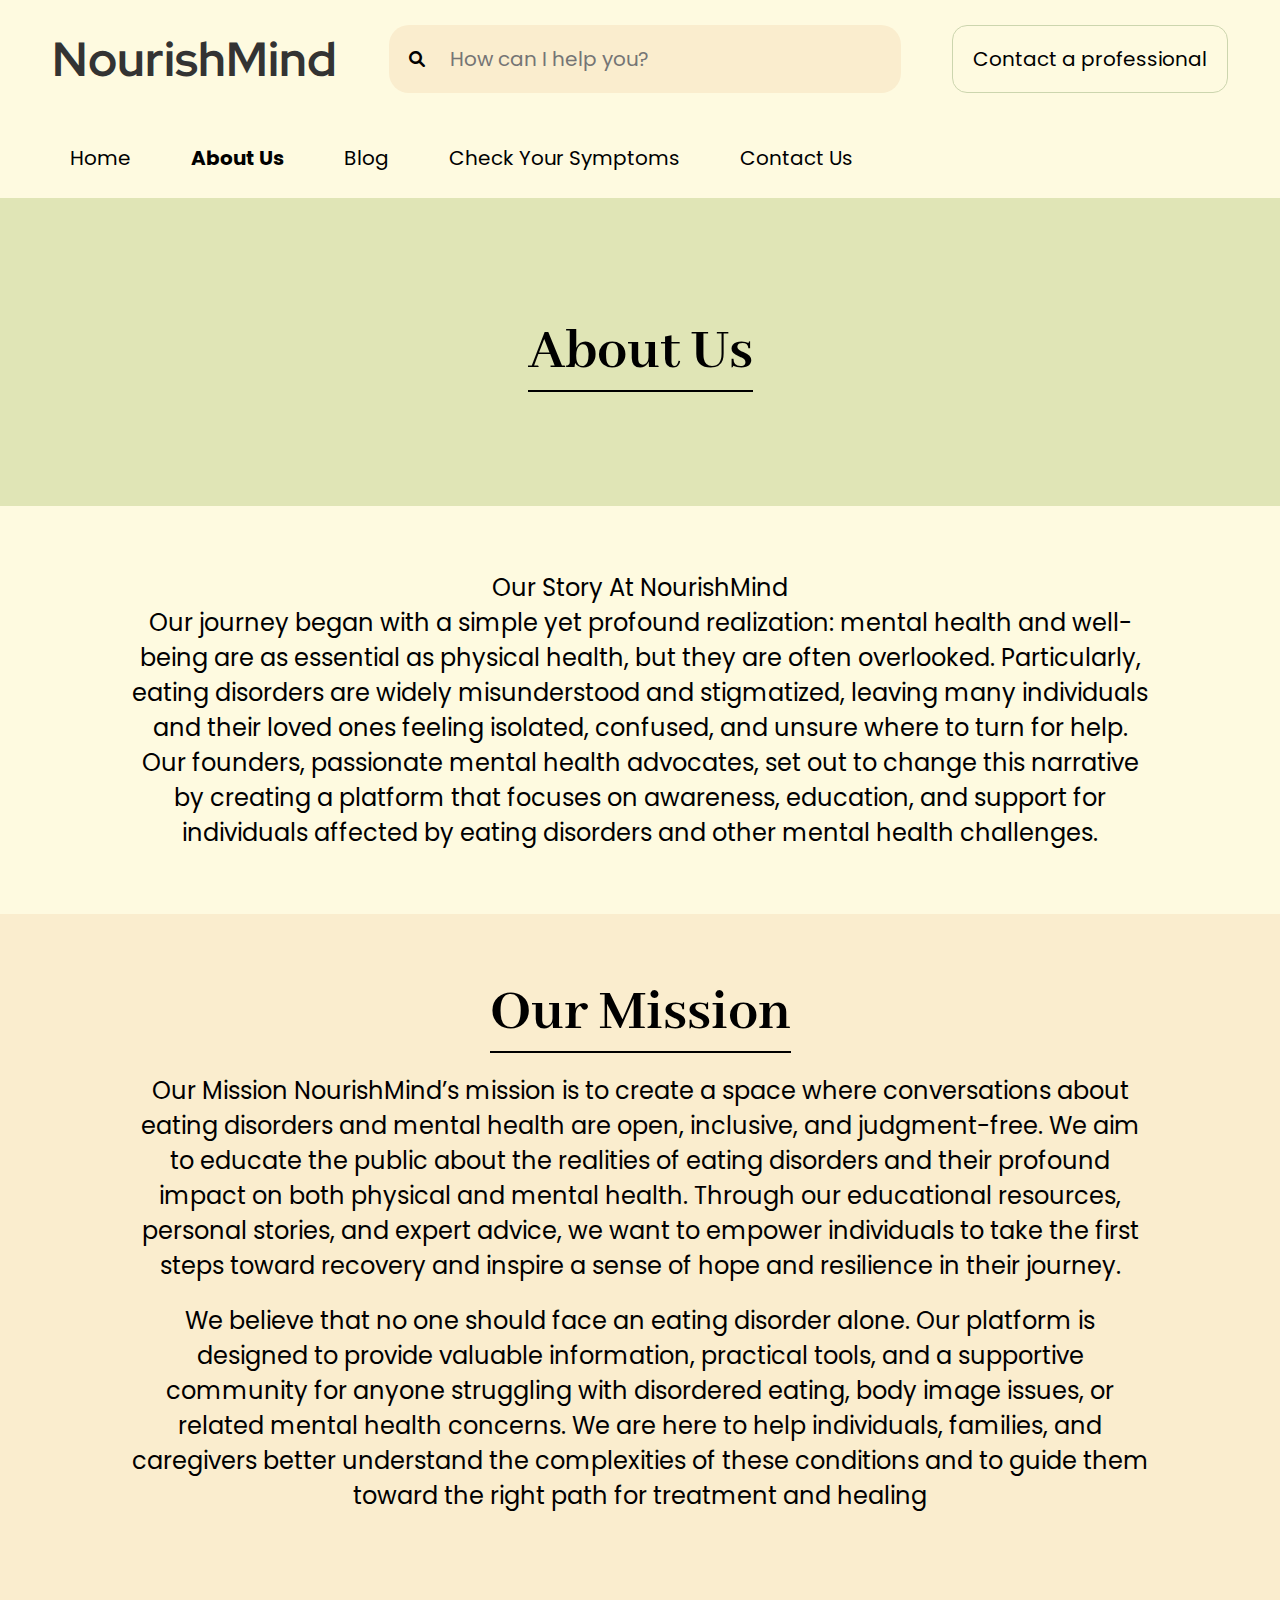
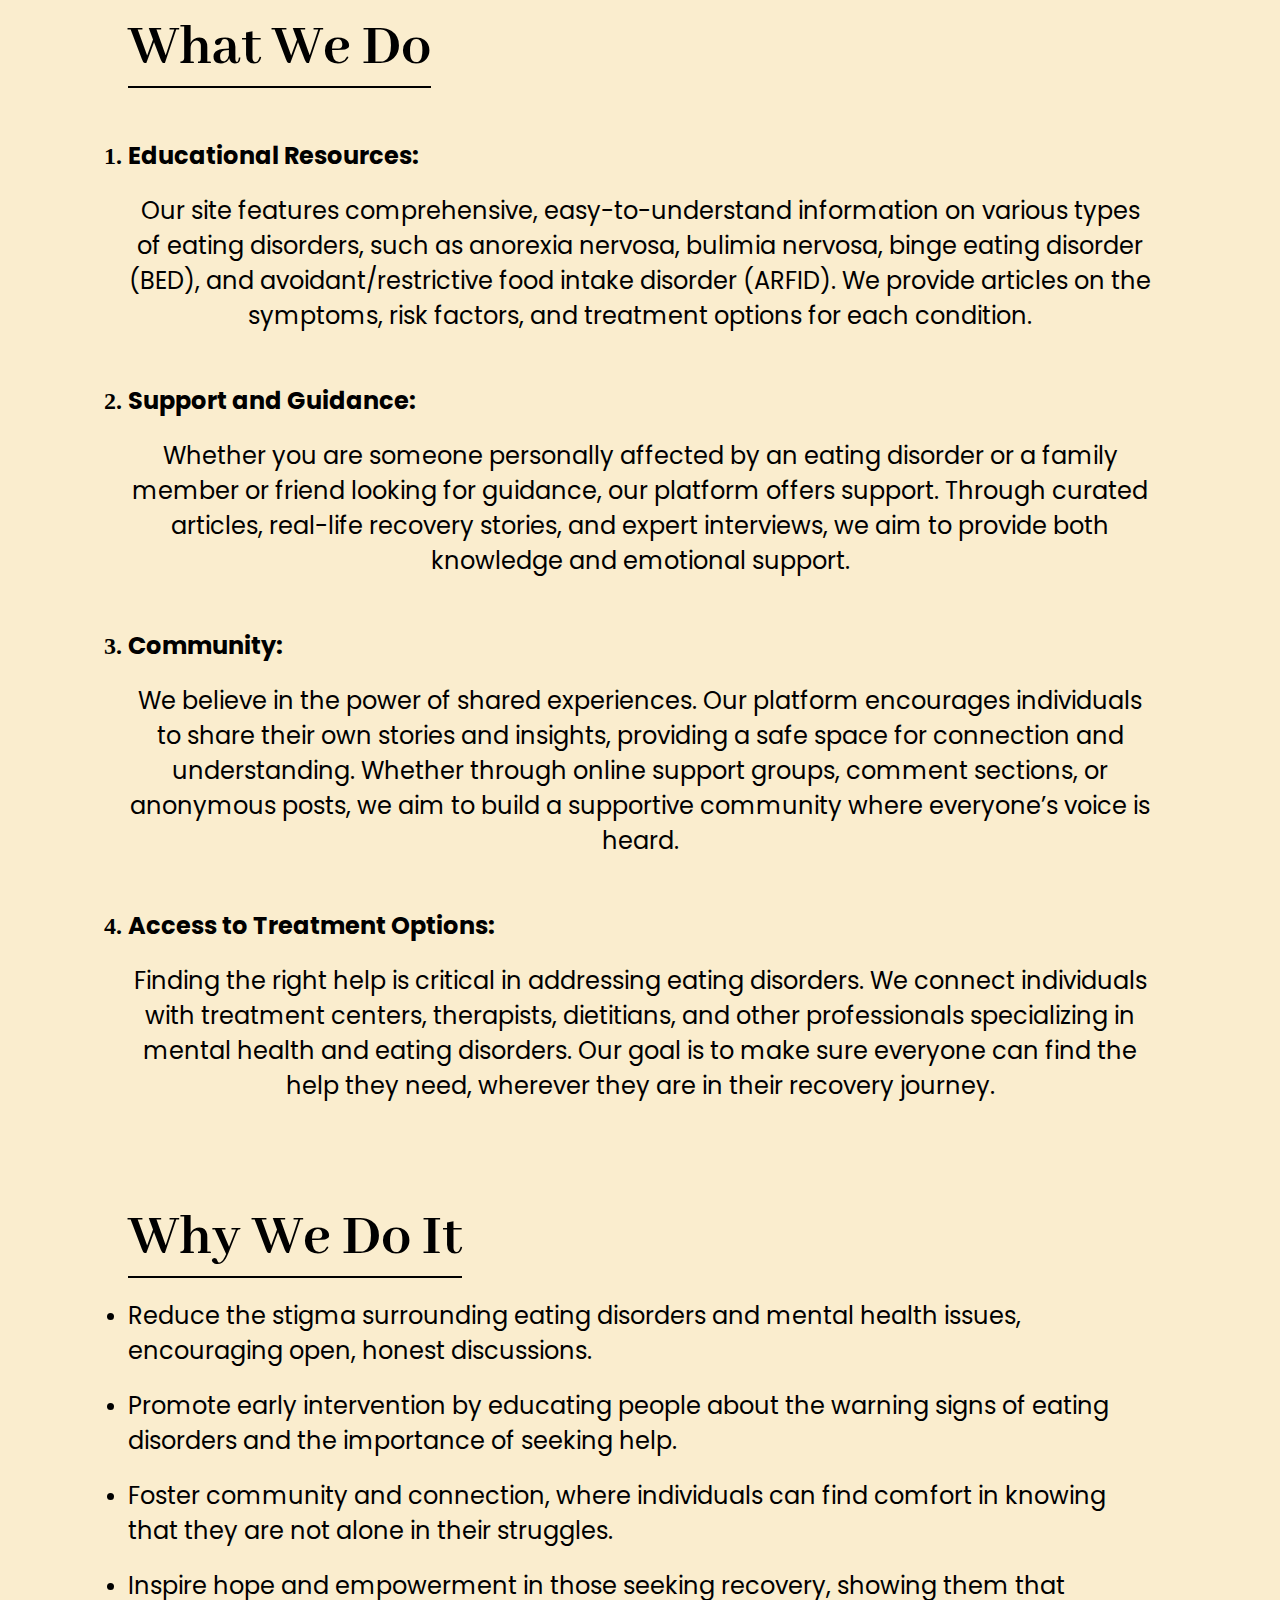
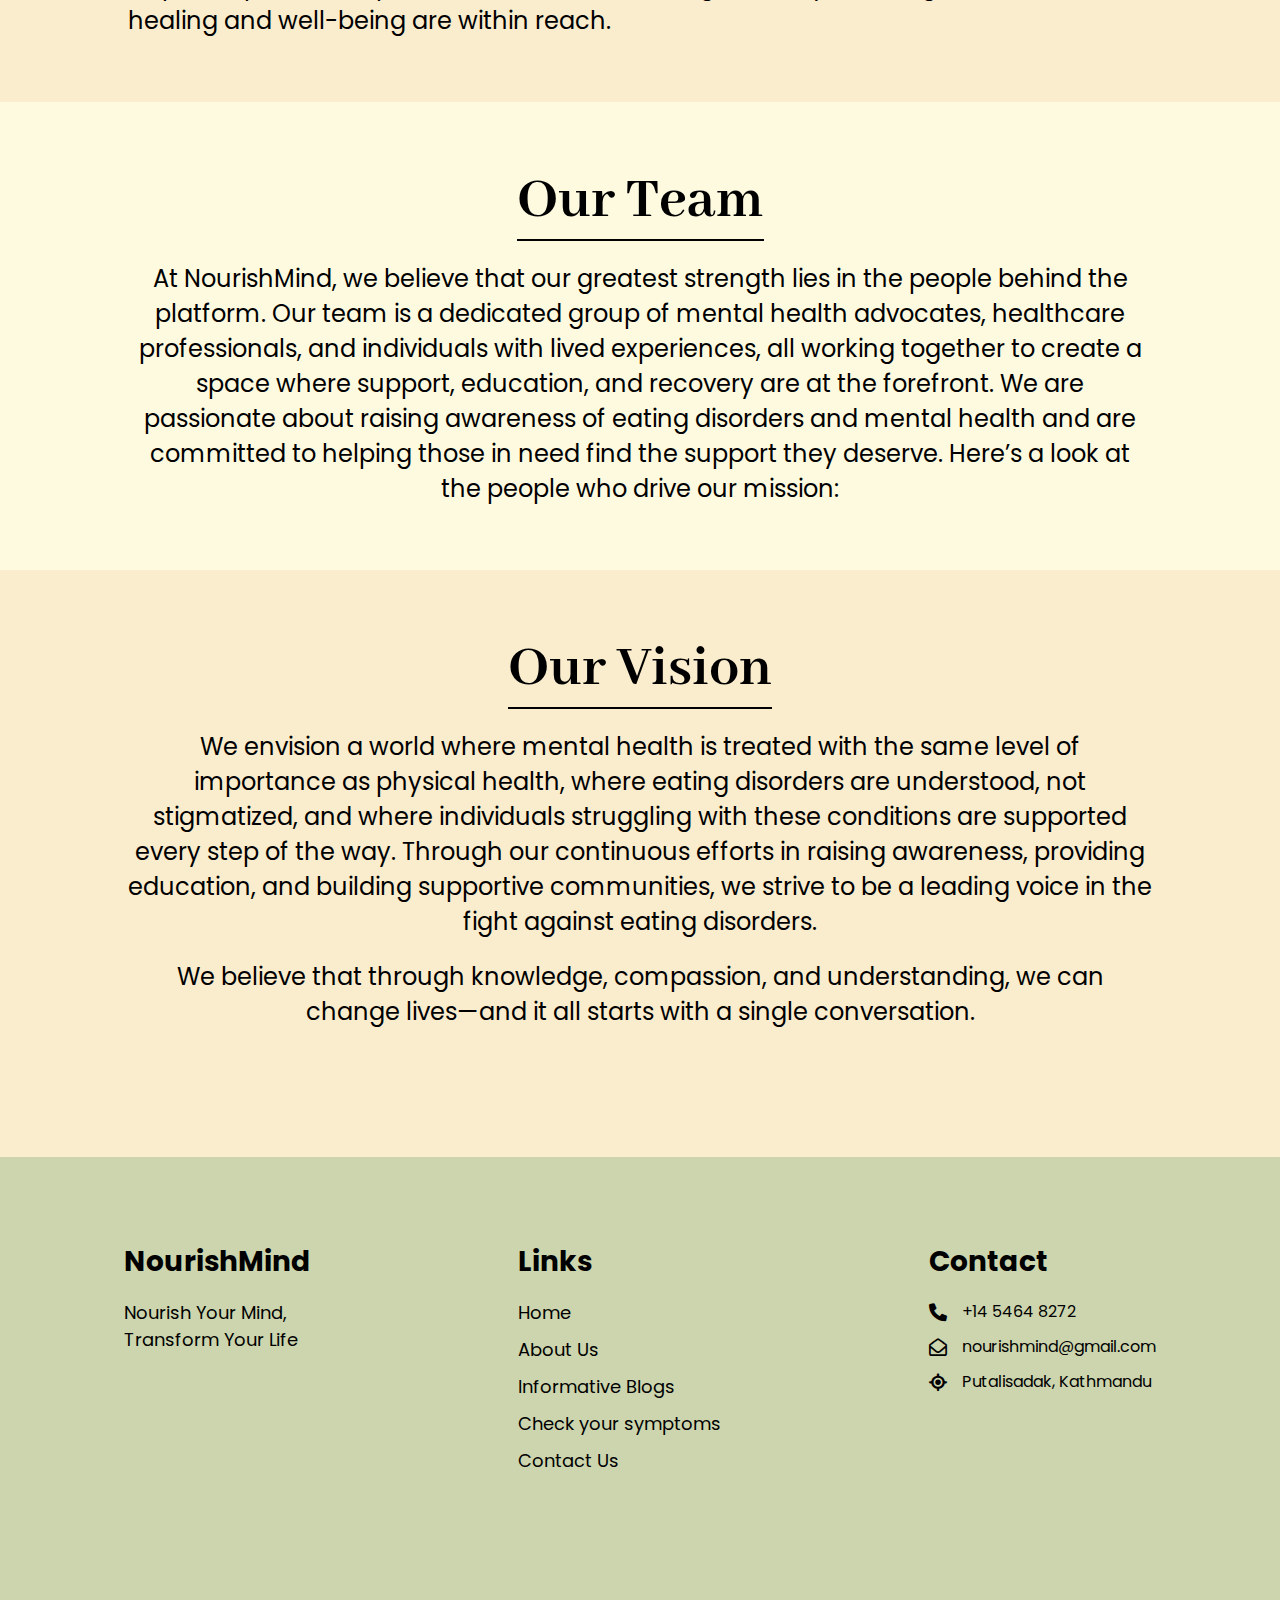
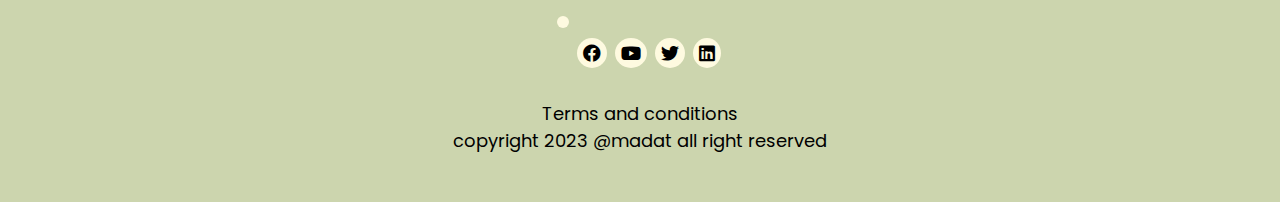
<file: aboutus.html>
<!DOCTYPE html>
<html lang="en">
  <head>
    <meta charset="UTF-8" />
    <meta name="viewport" content="width=device-width, initial-scale=1.0" />
    <title>About us</title>
    <link rel="stylesheet" href="aboutus.css" />

    <link
      href="https://fonts.googleapis.com/css2?family=Red+Hat+Display:wght@400;700&display=swap"
      rel="stylesheet"
    />
    <link
      href="https://fonts.googleapis.com/css2?family=Poppins:wght@400;600;700&display=swap"
      rel="stylesheet"
    />
    <link
      rel="stylesheet"
      href="https://cdnjs.cloudflare.com/ajax/libs/font-awesome/6.0.0-beta3/css/all.min.css"
    />
    <link
      href="https://fonts.googleapis.com/css2?family=Abhaya+Libre:wght@800&display=swap"
      rel="stylesheet"
    />

    <link
      rel="stylesheet"
      href="https://cdnjs.cloudflare.com/ajax/libs/font-awesome/6.6.0/css/all.min.css"
      integrity="sha512-Kc323vGBEqzTmouAECnVceyQqyqdsSiqLQISBL29aUW4U/M7pSPA/gEUZQqv1cwx4OnYxTxve5UMg5GT6L4JJg=="
      crossorigin="anonymous"
      referrerpolicy="no-referrer"
    />
  </head>

  <body>
    <div class="navs">
      <nav class="nav1">
        <div class="webName" onclick="window.location.href='index.html';">
          NourishMind
        </div>
        <div class="search-container">
          <i class="fa fa-search"></i>
          <!-- Add a search icon using Font Awesome or an SVG -->
          <input
            class="search-bar"
            type="search"
            placeholder="How can I help you?"
          />
        </div>

        <div class="contact">
          <a href="contactus.html">Contact a professional</a>
        </div>
        <button class="hamburger" onclick="toggleMenu()">&#9776;</button> <!-- Hamburger icon -->

      </nav>

      <nav class="nav2">
        <a href="index.html">Home</a>
        <a href="aboutus.html" id="ABOUTUS">About Us</a>
        <a href="blog.html">Blog</a>
        <a href="chechSymptoms.html">Check Your Symptoms</a>
        <a href="contactus.html">Contact Us</a>
      </nav>
    </div>

    <div>
      <div class="title-aboutus">
        <h1>About Us</h1>
      </div>

      <div class="content-aboutus">
        <p>
          Our Story At NourishMind<br />
          Our journey began with a simple yet profound realization: mental
          health and well-being are as essential as physical health, but they
          are often overlooked. Particularly, eating disorders are widely
          misunderstood and stigmatized, leaving many individuals and their
          loved ones feeling isolated, confused, and unsure where to turn for
          help. Our founders, passionate mental health advocates, set out to
          change this narrative by creating a platform that focuses on
          awareness, education, and support for individuals affected by eating
          disorders and other mental health challenges.
        </p>
      </div>

      <div class="ourmission">
        <h1>Our Mission</h1>
        <p>
          Our Mission NourishMind’s mission is to create a space where
          conversations about eating disorders and mental health are open,
          inclusive, and judgment-free. We aim to educate the public about the
          realities of eating disorders and their profound impact on both
          physical and mental health. Through our educational resources,
          personal stories, and expert advice, we want to empower individuals to
          take the first steps toward recovery and inspire a sense of hope and
          resilience in their journey.
        </p>
        <p>
          We believe that no one should face an eating disorder alone. Our
          platform is designed to provide valuable information, practical tools,
          and a supportive community for anyone struggling with disordered
          eating, body image issues, or related mental health concerns. We are
          here to help individuals, families, and caregivers better understand
          the complexities of these conditions and to guide them toward the
          right path for treatment and healing
        </p>

        <div class="resources">
          <h1>What We Do</h1>
          <ol>
            <li>
              <h2>Educational Resources:</h2>
              <p>
                Our site features comprehensive, easy-to-understand information
                on various types of eating disorders, such as anorexia nervosa,
                bulimia nervosa, binge eating disorder (BED), and
                avoidant/restrictive food intake disorder (ARFID). We provide
                articles on the symptoms, risk factors, and treatment options
                for each condition.
              </p>
            </li>
            <li>
              <h2>Support and Guidance:</h2>
              <p>
                Whether you are someone personally affected by an eating
                disorder or a family member or friend looking for guidance, our
                platform offers support. Through curated articles, real-life
                recovery stories, and expert interviews, we aim to provide both
                knowledge and emotional support.
              </p>
            </li>
            <li>
              <h2>Community:</h2>
              <p>
                We believe in the power of shared experiences. Our platform
                encourages individuals to share their own stories and insights,
                providing a safe space for connection and understanding. Whether
                through online support groups, comment sections, or anonymous
                posts, we aim to build a supportive community where everyone’s
                voice is heard.
              </p>
            </li>
            <li>
              <h2>Access to Treatment Options:</h2>
              <p>
                Finding the right help is critical in addressing eating
                disorders. We connect individuals with treatment centers,
                therapists, dietitians, and other professionals specializing in
                mental health and eating disorders. Our goal is to make sure
                everyone can find the help they need, wherever they are in their
                recovery journey.
              </p>
            </li>
          </ol>
        </div>

        <div class="resources">
          <h1>Why We Do It</h1>
          <ul>
            <li>
              <p>
                Reduce the stigma surrounding eating disorders and mental health
                issues, encouraging open, honest discussions.
              </p>
            </li>
            <li>
              <p>
                Promote early intervention by educating people about the warning
                signs of eating disorders and the importance of seeking help.
              </p>
            </li>
            <li>
              <p>
                Foster community and connection, where individuals can find
                comfort in knowing that they are not alone in their struggles.
              </p>
            </li>
            <li>
              <p>
                Inspire hope and empowerment in those seeking recovery, showing
                them that healing and well-being are within reach.
              </p>
            </li>
          </ul>
        </div>
      </div>

      <div class="ourteam">
        <h1>Our Team</h1>
        <p>
          At NourishMind, we believe that our greatest strength lies in the people behind the platform. Our team is a dedicated group of mental health advocates, healthcare professionals, and individuals with lived experiences, all working together to create a space where support, education, and recovery are at the forefront. We are passionate about raising awareness of eating disorders and mental health and are committed to helping those in need find the support they deserve. Here’s a look at the people who drive our mission:
        </p>
      </div>

      <div class="ourvision">
        <h1>Our Vision</h1>
        <p>
          We envision a world where mental health is treated with the same level of importance as physical health, where eating disorders are understood, not stigmatized, and where individuals struggling with these conditions are supported every step of the way. Through our continuous efforts in raising awareness, providing education, and building supportive communities, we strive to be a leading voice in the fight against eating disorders.
        </p>
        <p>
          We believe that through knowledge, compassion, and understanding, we can change lives—and it all starts with a single conversation.
        </p>
      </div>
      

    </div>
    <script src="toogleMenu.js"> </script>

    <footer>
      <div class="footer-card">
        <h3>NourishMind</h3>
        <!-- Changed title to h3 -->
        <p>Nourish Your Mind,<br />Transform Your Life</p>
      </div>

      <div class="footer-card">
        <h3>Links</h3>
        <!-- Changed title to h3 -->
        <a href="index.html"> Home</a>
        <a href="aboutus.html"> About Us</a>
        <a href="blog.html"> Informative Blogs</a>
        <a href="chechSymptoms.html"> Check your symptoms</a>
        <a href="contactus.html"> Contact Us </a>
      </div>

      <div class="footer-card" id="footer-card-contact">
        <h3>Contact</h3>
        <!-- Changed title to h3 -->
        <span><i class="fa-solid fa-phone"></i> +14 5464 8272 </span>
        <span
          ><i class="fa-regular fa-envelope-open"></i>
          nourishmind@gmail.com</span
        >
        <span
          ><i class="fa-solid fa-location-crosshairs"></i> Putalisadak,
          Kathmandu</span
        >
      </div>
    </footer>

    <div class="footer-bottom">
      <div class="icons">
        <i class="fa-brands fa-square-instagram" style="color: #000000"></i>
        <i class="fa-brands fa-facebook"></i>
        <i class="fa-brands fa-youtube"></i>
        <i class="fa-brands fa-twitter"></i>
        <i class="fa-brands fa-linkedin"></i>
      </div>
      <div>Terms and conditions</div>
      <div>copyright 2023 @madat all right reserved</div>
    </div>
  </body>
</html>
</file>
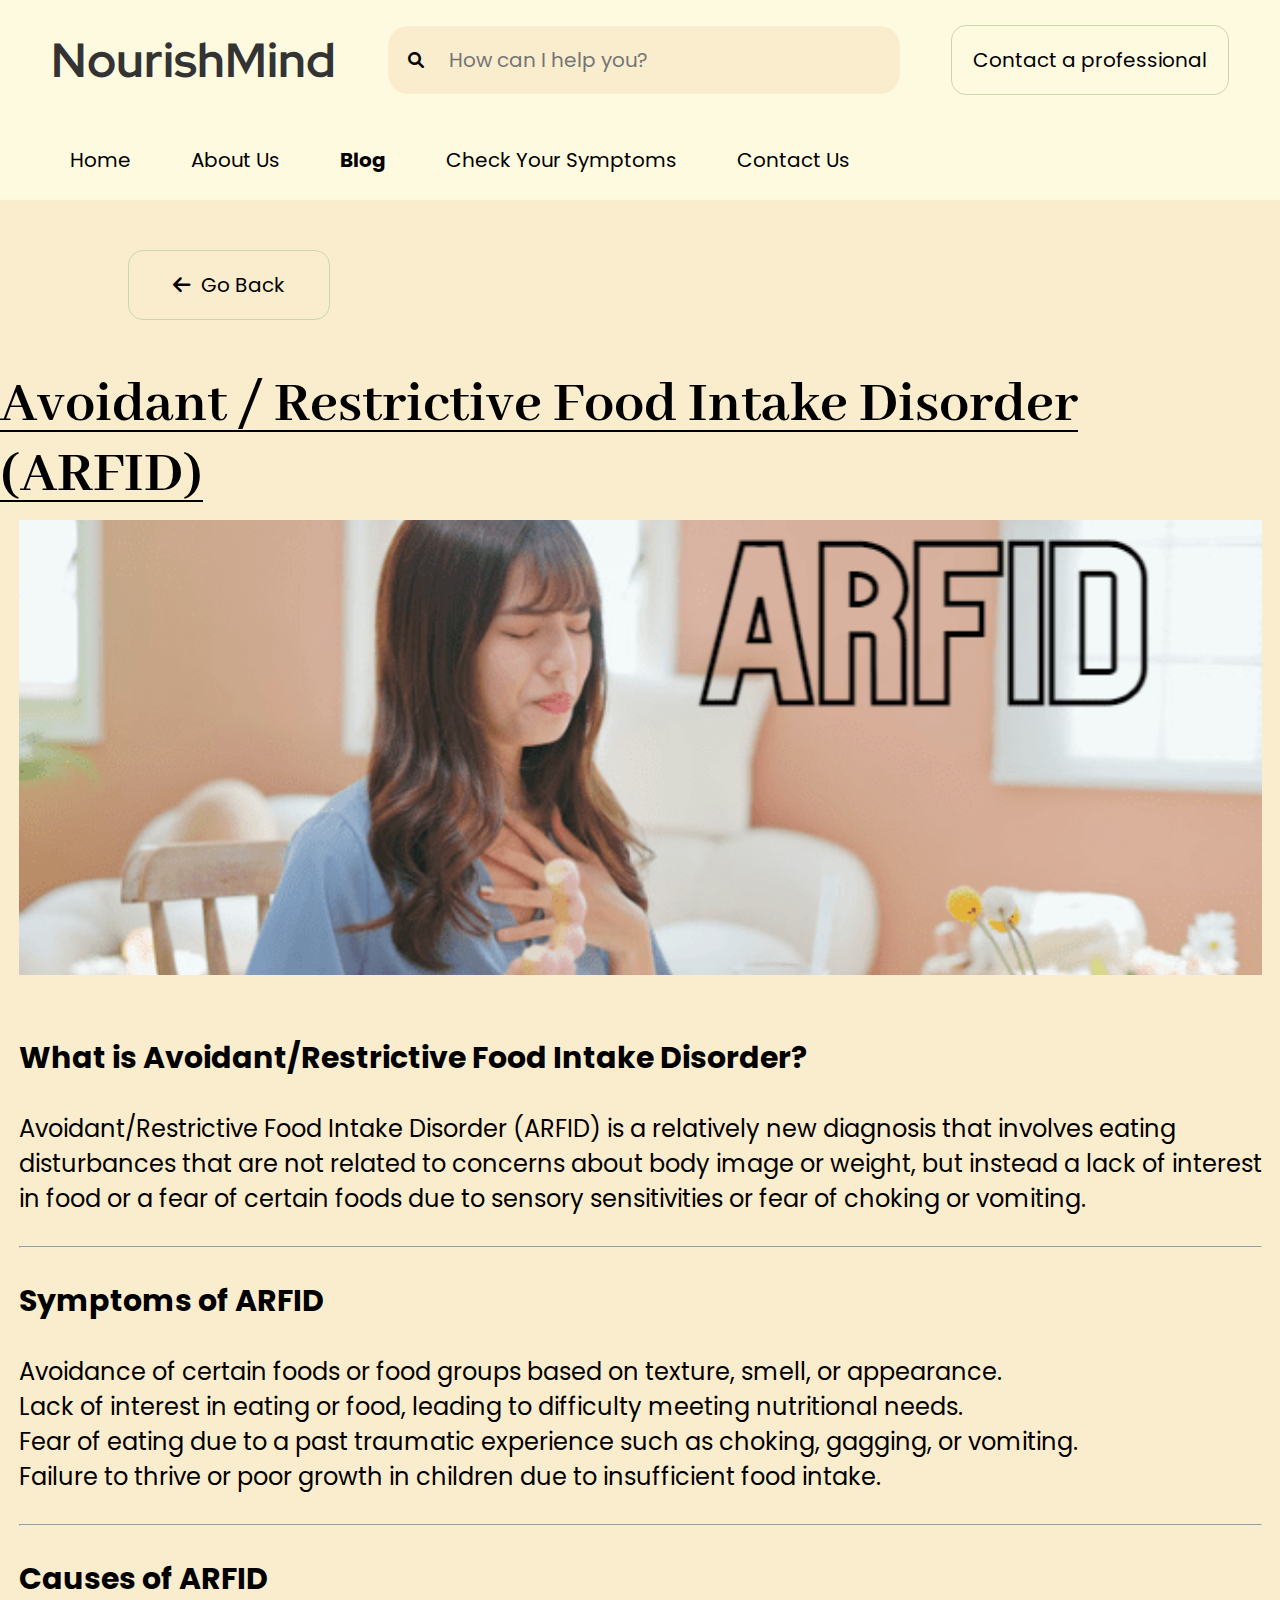
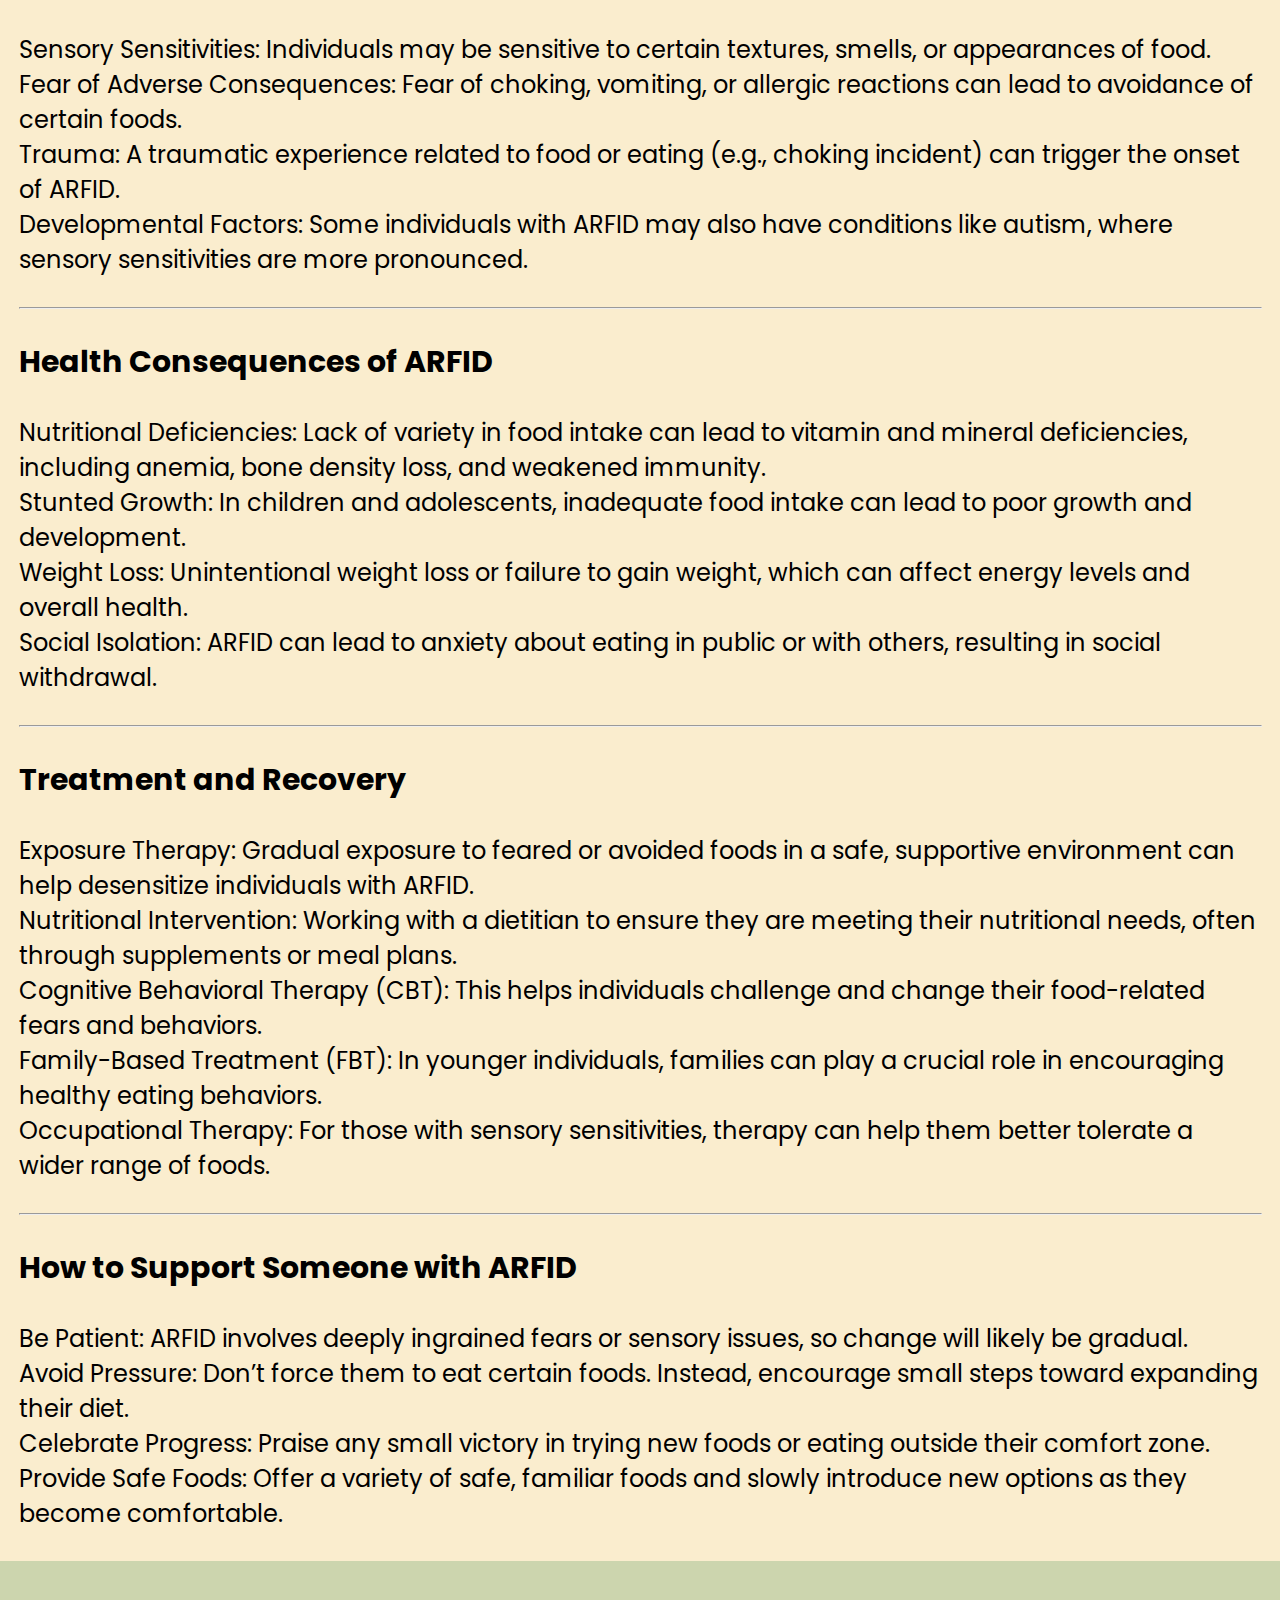
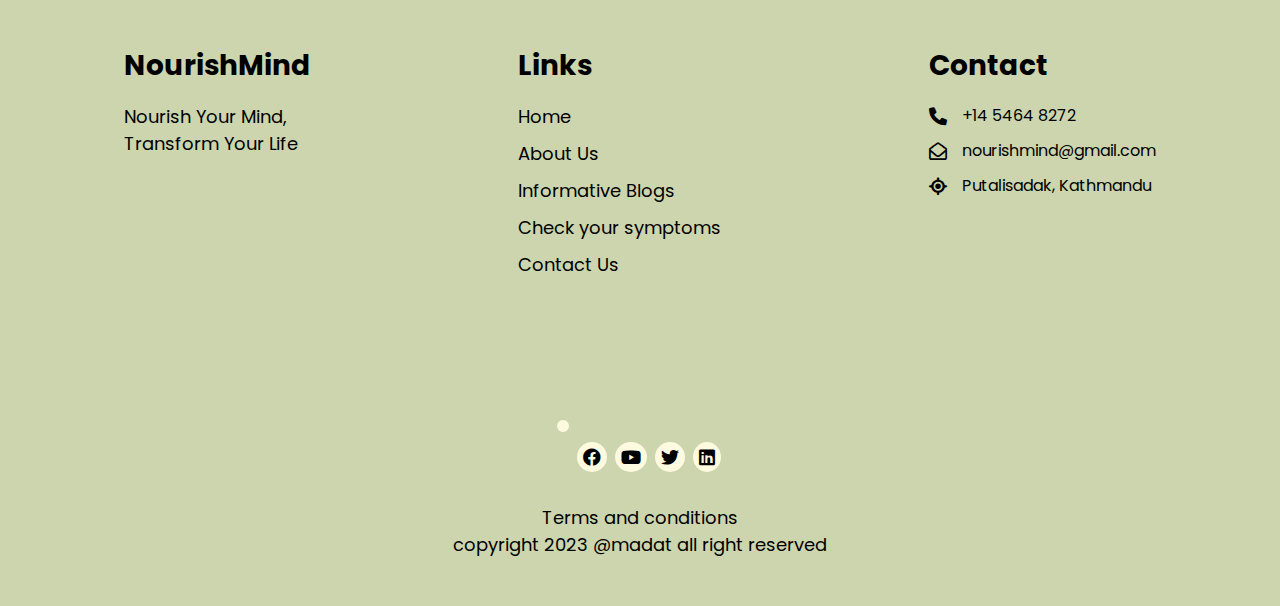
<file: ARFID.html>
<!DOCTYPE html>
<html lang="en">
<head>
  <meta charset="UTF-8">
  <meta name="viewport" content="width=device-width, initial-scale=1.0">
  <title>AFRID</title>
  <link rel="stylesheet" href="AFRID.css">

  <link href="https://fonts.googleapis.com/css2?family=Red+Hat+Display:wght@400;700&display=swap" rel="stylesheet">
  <link href="https://fonts.googleapis.com/css2?family=Poppins:wght@400;600;700&display=swap" rel="stylesheet">
  <link rel="stylesheet" href="https://cdnjs.cloudflare.com/ajax/libs/font-awesome/6.0.0-beta3/css/all.min.css">
  <link href="https://fonts.googleapis.com/css2?family=Abhaya+Libre:wght@800&display=swap" rel="stylesheet">



  <link rel="stylesheet" href="https://cdnjs.cloudflare.com/ajax/libs/font-awesome/6.6.0/css/all.min.css"
    integrity="sha512-Kc323vGBEqzTmouAECnVceyQqyqdsSiqLQISBL29aUW4U/M7pSPA/gEUZQqv1cwx4OnYxTxve5UMg5GT6L4JJg=="
    crossorigin="anonymous" referrerpolicy="no-referrer" />
</head>


<body>
  
  <div class="navs">
    <nav class="nav1">
      <div class="webName" onclick="window.location.href='index.html';">NourishMind</div>
      <div class="search-container">
        <i class="fa fa-search"></i> <!-- Add a search icon using Font Awesome or an SVG -->
        <input class="search-bar" type="search" placeholder="How can I help you?" />
      </div>

      <div class="contact">
        <a href="contactus.html">Contact a professional</a>
      </div>
      <button class="hamburger" onclick="toggleMenu()">&#9776;</button> <!-- Hamburger icon -->

    </nav>

    <nav class="nav2">
      <a href="index.html">Home</a>
      <a href="aboutus.html">About Us</a>
      <a href="blog.html" id="BLOG">Blog</a>
      <a href="chechSymptoms.html">Check Your Symptoms</a>
      <a href="contactus.html">Contact Us</a>
    </nav>
  </div>

  <div class="title-blog">
    <a href="blog.html" class="go-back-link">
      <i class="fas fa-arrow-left" id="left-arrow"></i> Go Back
    </a>
    <h1>Avoidant / Restrictive Food Intake Disorder (ARFID) </h1>
  </div>

  <div class="AFRID-image"> <img src="image\ARFID3.png"> </div>
  
  <div class="details">

    <div class="details-details">
    <h3> What is Avoidant/Restrictive Food Intake Disorder?</h3>
    <p> Avoidant/Restrictive Food Intake Disorder (ARFID) is a relatively new diagnosis that involves eating disturbances that are not related to concerns about body image or weight, but instead a lack of interest in food or a fear of certain foods due to sensory sensitivities or fear of choking or vomiting.

    </p>
    <hr>
  </div>

  <div class="details-details">
    <h3> Symptoms of ARFID</h3>
    <p> Avoidance of certain foods or food groups based on texture, smell, or appearance. <br>
      Lack of interest in eating or food, leading to difficulty meeting nutritional needs. <br>
      Fear of eating due to a past traumatic experience such as choking, gagging, or vomiting. <br>
      Failure to thrive or poor growth in children due to insufficient food intake.</p>
    <hr>
  </div>

  <div class="details-details">
    <h3> Causes of ARFID</h3>
    <p> Sensory Sensitivities: Individuals may be sensitive to certain textures, smells, or appearances of food.<br>
      Fear of Adverse Consequences: Fear of choking, vomiting, or allergic reactions can lead to avoidance of certain foods.<br>
      Trauma: A traumatic experience related to food or eating (e.g., choking incident) can trigger the onset of ARFID.<br>
      Developmental Factors: Some individuals with ARFID may also have conditions like autism, where sensory sensitivities are more pronounced.</p>
    <hr>
  </div>

  <div class="details-details">
    <h3> Health Consequences of ARFID</h3>
    <p> Nutritional Deficiencies: Lack of variety in food intake can lead to vitamin and mineral deficiencies, including anemia, bone density loss, and weakened immunity.<br>
      Stunted Growth: In children and adolescents, inadequate food intake can lead to poor growth and development.<br>
      Weight Loss: Unintentional weight loss or failure to gain weight, which can affect energy levels and overall health.<br>
      Social Isolation: ARFID can lead to anxiety about eating in public or with others, resulting in social withdrawal.
    </p>
    <hr>
  </div>
  <div class="details-details">
    <h3> Treatment and Recovery</h3>
    <p> Exposure Therapy: Gradual exposure to feared or avoided foods in a safe, supportive environment can help desensitize individuals with ARFID.<br>
      Nutritional Intervention: Working with a dietitian to ensure they are meeting their nutritional needs, often through supplements or meal plans.<br>
      Cognitive Behavioral Therapy (CBT): This helps individuals challenge and change their food-related fears and behaviors.<br>
      Family-Based Treatment (FBT): In younger individuals, families can play a crucial role in encouraging healthy eating behaviors.<br>
      Occupational Therapy: For those with sensory sensitivities, therapy can help them better tolerate a wider range of foods.
    </p>
    <hr>
  </div>

  <div class="details-details">
    <h3> How to Support Someone with ARFID</h3>
    <p>Be Patient: ARFID involves deeply ingrained fears or sensory issues, so change will likely be gradual.<br>
      Avoid Pressure: Don’t force them to eat certain foods. Instead, encourage small steps toward expanding their diet.<br>
      Celebrate Progress: Praise any small victory in trying new foods or eating outside their comfort zone.<br>
      Provide Safe Foods: Offer a variety of safe, familiar foods and slowly introduce new options as they become comfortable.</p>
    
  </div>
  </div>
  
    
  <script src="toogleMenu.js"> </script>
  <footer>
    <div class="footer-card">
      <h3> NourishMind</h3> <!-- Changed title to h3 -->
      <p> Nourish Your Mind,<br>Transform Your Life</p>
    </div>

    <div class="footer-card">
      <h3> Links </h3> <!-- Changed title to h3 -->
      <a href="index.html"> Home</a>
      <a href="aboutus.html"> About Us</a>
      <a href="blog.html"> Informative Blogs</a>
      <a href="chechSymptoms.html"> Check your symptoms</a>
      <a href="contactus.html"> Contact Us </a>
    </div>

    <div class="footer-card" id="footer-card-contact">
      <h3> Contact</h3> <!-- Changed title to h3 -->
      <span><i class="fa-solid fa-phone"></i>  +14 5464 8272 </span>
      <span><i class="fa-regular fa-envelope-open"></i> nourishmind@gmail.com</span>
        <span><i class="fa-solid fa-location-crosshairs"></i> Putalisadak, Kathmandu</span>
    </div>


  </footer>
 
  <div class="footer-bottom">

    <div class="icons">
      <i class="fa-brands fa-square-instagram" style="color: #000000;"></i>
      <i class="fa-brands fa-facebook"></i>
      <i class="fa-brands fa-youtube"></i>
      <i class="fa-brands fa-twitter"></i>
      <i class="fa-brands fa-linkedin"></i>
    </div>
    <div> Terms and conditions</div>
    <div> copyright 2023 @madat all right reserved</div>


  </div>


</body>
</html>
</file>
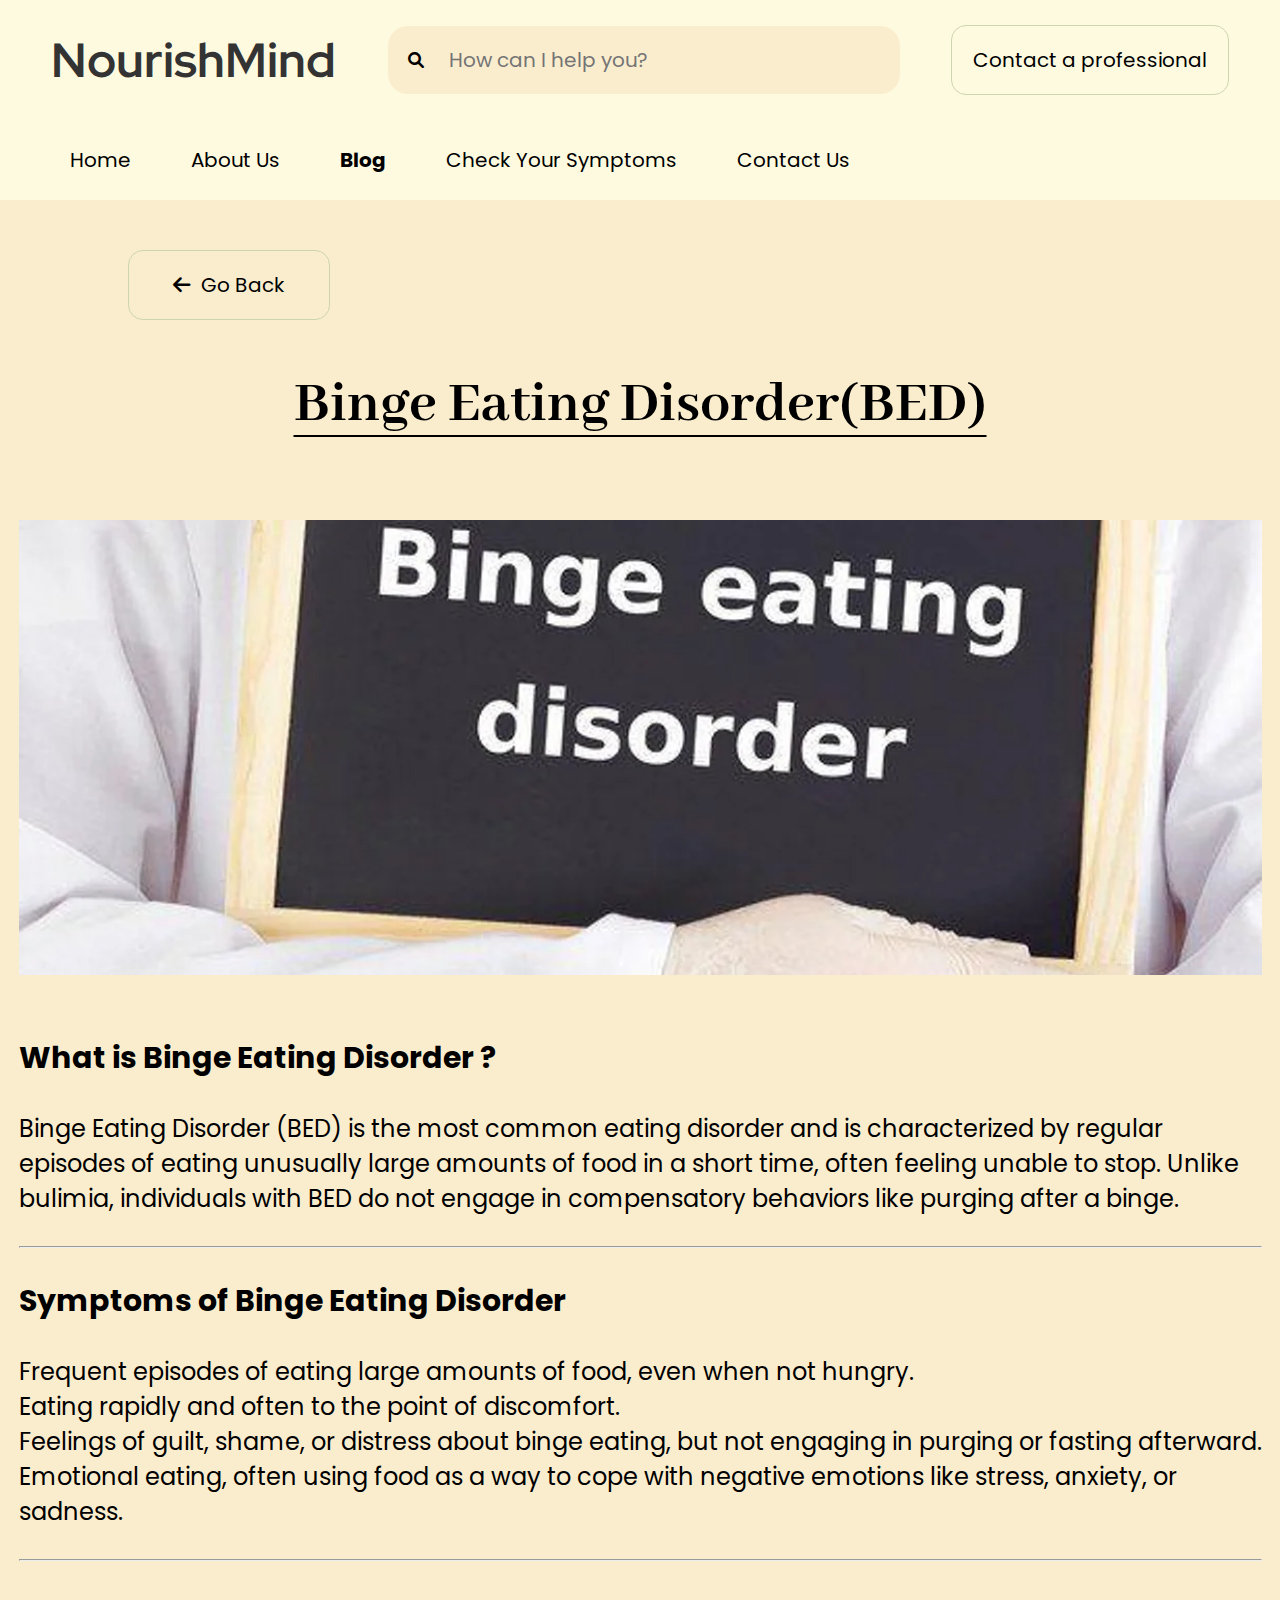
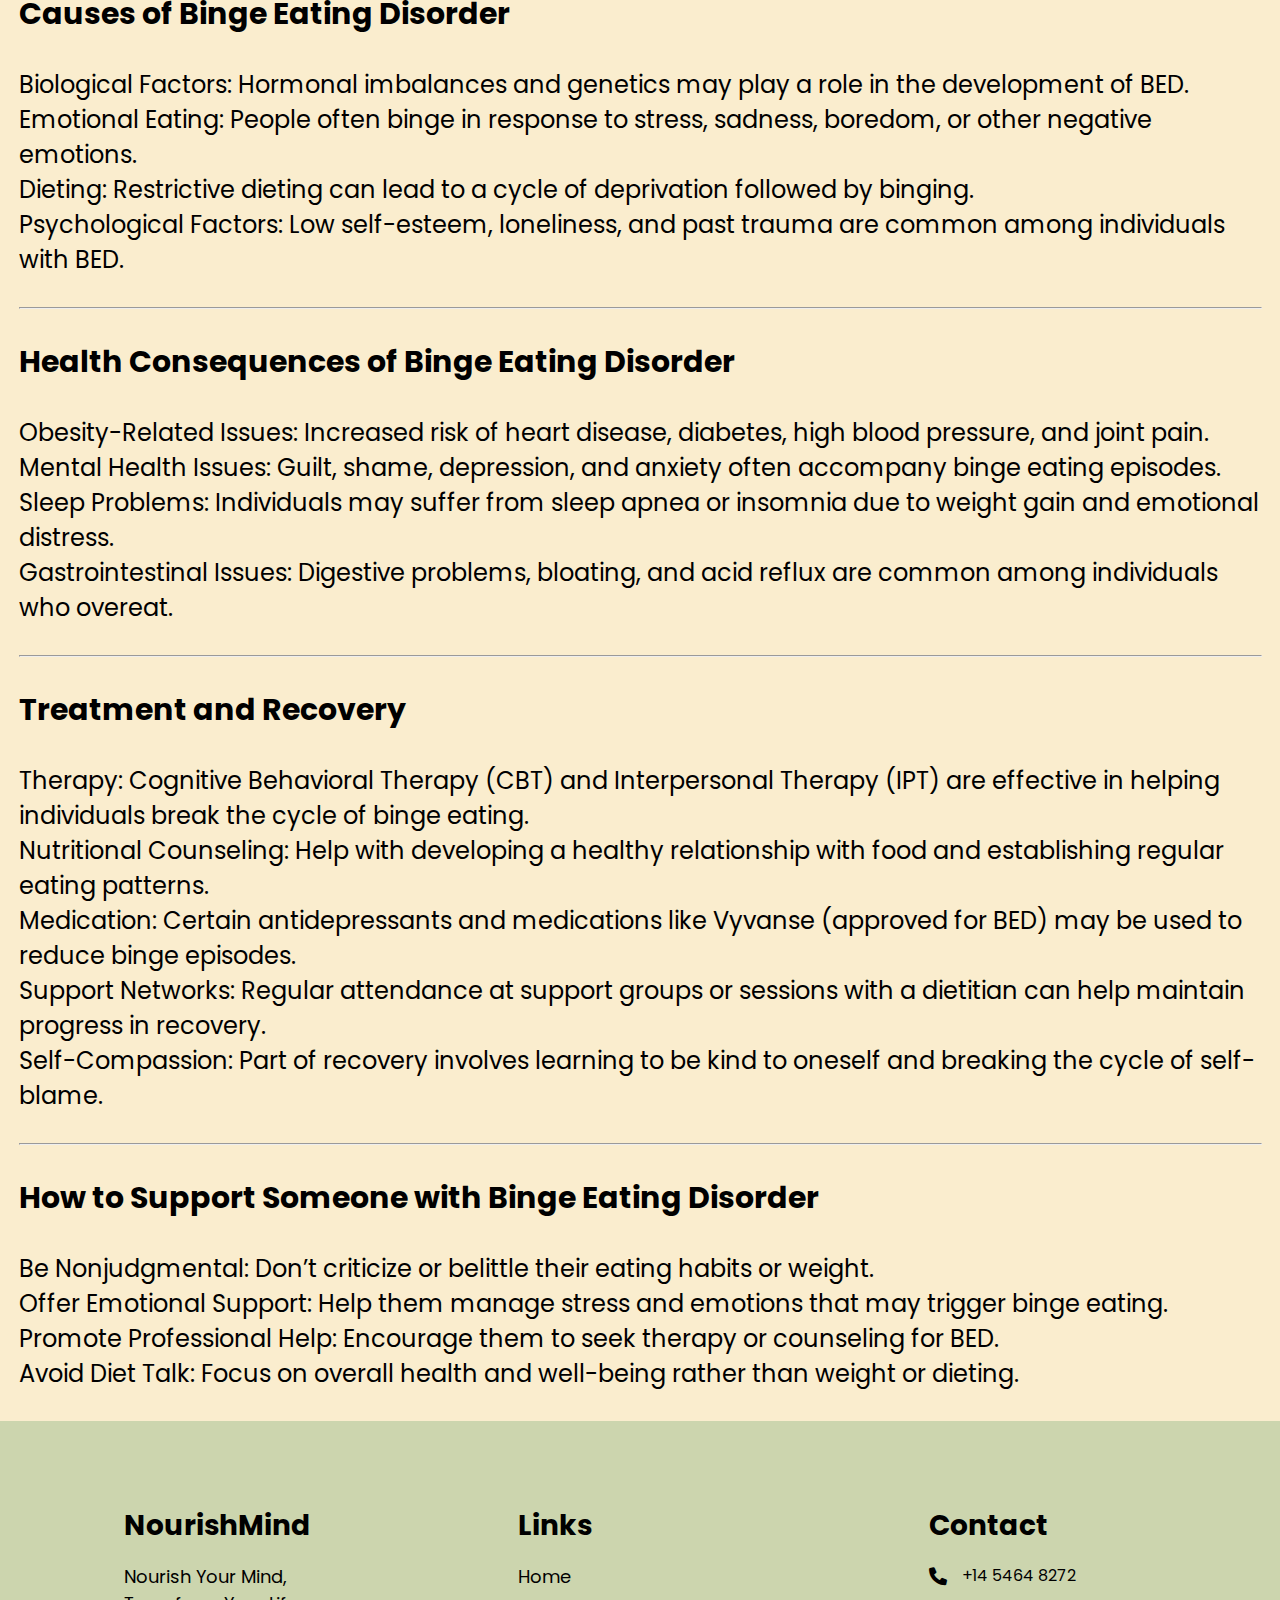
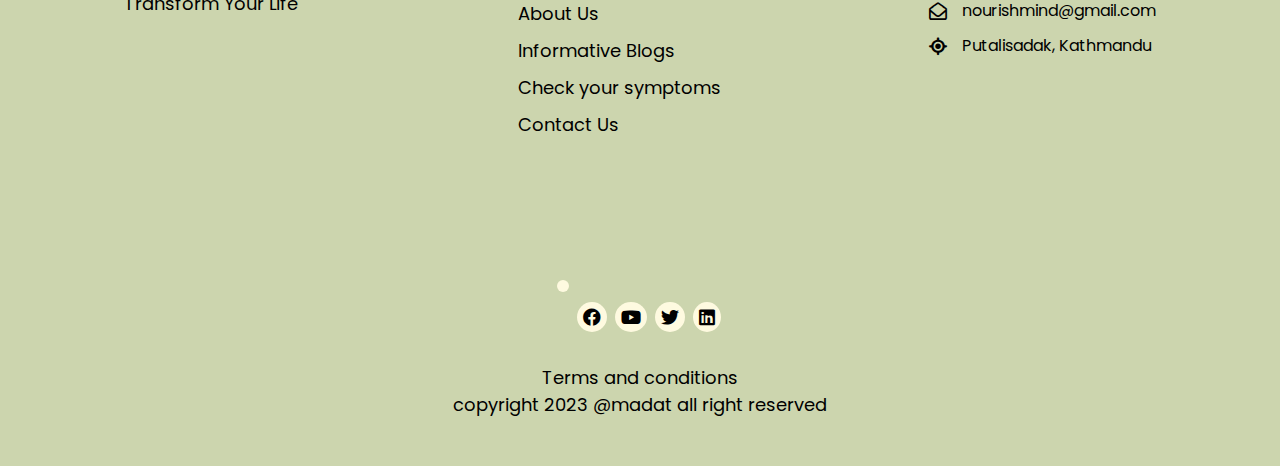
<file: BED.html>
<!DOCTYPE html>
<html lang="en">
<head>
  <meta charset="UTF-8">
  <meta name="viewport" content="width=device-width, initial-scale=1.0">
  <title>BED</title>
  <link rel="stylesheet" href="BED.css">

  <link href="https://fonts.googleapis.com/css2?family=Red+Hat+Display:wght@400;700&display=swap" rel="stylesheet">
  <link href="https://fonts.googleapis.com/css2?family=Poppins:wght@400;600;700&display=swap" rel="stylesheet">
  <link rel="stylesheet" href="https://cdnjs.cloudflare.com/ajax/libs/font-awesome/6.0.0-beta3/css/all.min.css">
  <link href="https://fonts.googleapis.com/css2?family=Abhaya+Libre:wght@800&display=swap" rel="stylesheet">



  <link rel="stylesheet" href="https://cdnjs.cloudflare.com/ajax/libs/font-awesome/6.6.0/css/all.min.css"
    integrity="sha512-Kc323vGBEqzTmouAECnVceyQqyqdsSiqLQISBL29aUW4U/M7pSPA/gEUZQqv1cwx4OnYxTxve5UMg5GT6L4JJg=="
    crossorigin="anonymous" referrerpolicy="no-referrer" />
</head>


<body>
  
  <div class="navs">
    <nav class="nav1">
      <div class="webName" onclick="window.location.href='index.html';">NourishMind</div>
      <div class="search-container">
        <i class="fa fa-search"></i> <!-- Add a search icon using Font Awesome or an SVG -->
        <input class="search-bar" type="search" placeholder="How can I help you?" />
      </div>

      <div class="contact">
        <a href="contactus.html">Contact a professional</a>
      </div>
      <button class="hamburger" onclick="toggleMenu()">&#9776;</button> <!-- Hamburger icon -->

    </nav>

    <nav class="nav2">
      <a href="index.html">Home</a>
      <a href="aboutus.html">About Us</a>
      <a href="blog.html" id="BLOG">Blog</a>
      <a href="chechSymptoms.html">Check Your Symptoms</a>
      <a href="contactus.html">Contact Us</a>
    </nav>
  </div>


  <div class="title-blog">
    <a href="blog.html" class="go-back-link">
      <i class="fas fa-arrow-left" id="left-arrow"></i> Go Back
    </a>
    <h1>Binge Eating Disorder(BED)</h1>
  </div>

  <div class="BED-image"> <img src="image\BED3.webp"> </div>
  
  <div class="details">

    <div class="details-details">
    <h3> What is Binge Eating Disorder ?</h3>
    <p> Binge Eating Disorder (BED) is the most common eating disorder and is characterized by regular episodes of eating unusually large amounts of food in a short time, often feeling unable to stop. Unlike bulimia, individuals with BED do not engage in compensatory behaviors like purging after a binge.</p>
    <hr>
  </div>

  <div class="details-details">
    <h3> Symptoms of Binge Eating Disorder </h3>
    <p> Frequent episodes of eating large amounts of food, even when not hungry. <br>
      Eating rapidly and often to the point of discomfort. <br>
      Feelings of guilt, shame, or distress about binge eating, but not engaging in purging or fasting afterward. <br>
      Emotional eating, often using food as a way to cope with negative emotions like stress, anxiety, or sadness.</p>
    <hr>
  </div>

  <div class="details-details">
    <h3> Causes of Binge Eating Disorder </h3>
    <p> Biological Factors: Hormonal imbalances and genetics may play a role in the development of BED.  <br>
      Emotional Eating: People often binge in response to stress, sadness, boredom, or other negative emotions. <br>
      Dieting: Restrictive dieting can lead to a cycle of deprivation followed by binging. <br>
      Psychological Factors: Low self-esteem, loneliness, and past trauma are common among individuals with BED.</p>
    <hr>
  </div>

  <div class="details-details">
    <h3> Health Consequences of Binge Eating Disorder </h3>
    <p> Obesity-Related Issues: Increased risk of heart disease, diabetes, high blood pressure, and joint pain. <br>
      Mental Health Issues: Guilt, shame, depression, and anxiety often accompany binge eating episodes. <br>
      Sleep Problems: Individuals may suffer from sleep apnea or insomnia due to weight gain and emotional distress. <br>
      Gastrointestinal Issues: Digestive problems, bloating, and acid reflux are common among individuals who overeat.</p>
    <hr>
  </div>
  <div class="details-details">
    <h3> Treatment and Recovery</h3>
    <p> Therapy: Cognitive Behavioral Therapy (CBT) and Interpersonal Therapy (IPT) are effective in helping individuals break the cycle of binge eating. <br>
      Nutritional Counseling: Help with developing a healthy relationship with food and establishing regular eating patterns. <br>
      Medication: Certain antidepressants and medications like Vyvanse (approved for BED) may be used to reduce binge episodes.<br>
      Support Networks: Regular attendance at support groups or sessions with a dietitian can help maintain progress in recovery.<br>
      Self-Compassion: Part of recovery involves learning to be kind to oneself and breaking the cycle of self-blame.</p>
    <hr>
  </div>

  <div class="details-details">
    <h3> How to Support Someone with Binge Eating Disorder </h3>
    <p> Be Nonjudgmental: Don’t criticize or belittle their eating habits or weight.<br>
      Offer Emotional Support: Help them manage stress and emotions that may trigger binge eating.<br>
      Promote Professional Help: Encourage them to seek therapy or counseling for BED.<br>
      Avoid Diet Talk: Focus on overall health and well-being rather than weight or dieting.</p>
    
  </div>
  </div>
  <script src="toogleMenu.js"> </script>

  <footer>
    <div class="footer-card">
      <h3> NourishMind</h3> <!-- Changed title to h3 -->
      <p> Nourish Your Mind,<br>Transform Your Life</p>
    </div>

    <div class="footer-card">
      <h3> Links </h3> <!-- Changed title to h3 -->
      <a href="index.html"> Home</a>
      <a href="aboutus.html"> About Us</a>
      <a href="blog.html"> Informative Blogs</a>
      <a href="chechSymptoms.html"> Check your symptoms</a>
      <a href="contactus.html"> Contact Us </a>
    </div>

    <div class="footer-card" id="footer-card-contact">
      <h3> Contact</h3> <!-- Changed title to h3 -->
      <span><i class="fa-solid fa-phone"></i>  +14 5464 8272 </span>
      <span><i class="fa-regular fa-envelope-open"></i> nourishmind@gmail.com</span>
        <span><i class="fa-solid fa-location-crosshairs"></i> Putalisadak, Kathmandu</span>
    </div>


  </footer>
 
  <div class="footer-bottom">

    <div class="icons">
      <i class="fa-brands fa-square-instagram" style="color: #000000;"></i>
      <i class="fa-brands fa-facebook"></i>
      <i class="fa-brands fa-youtube"></i>
      <i class="fa-brands fa-twitter"></i>
      <i class="fa-brands fa-linkedin"></i>
    </div>
    <div> Terms and conditions</div>
    <div> copyright 2023 @madat all right reserved</div>


  </div>


</body>
</html>
</file>
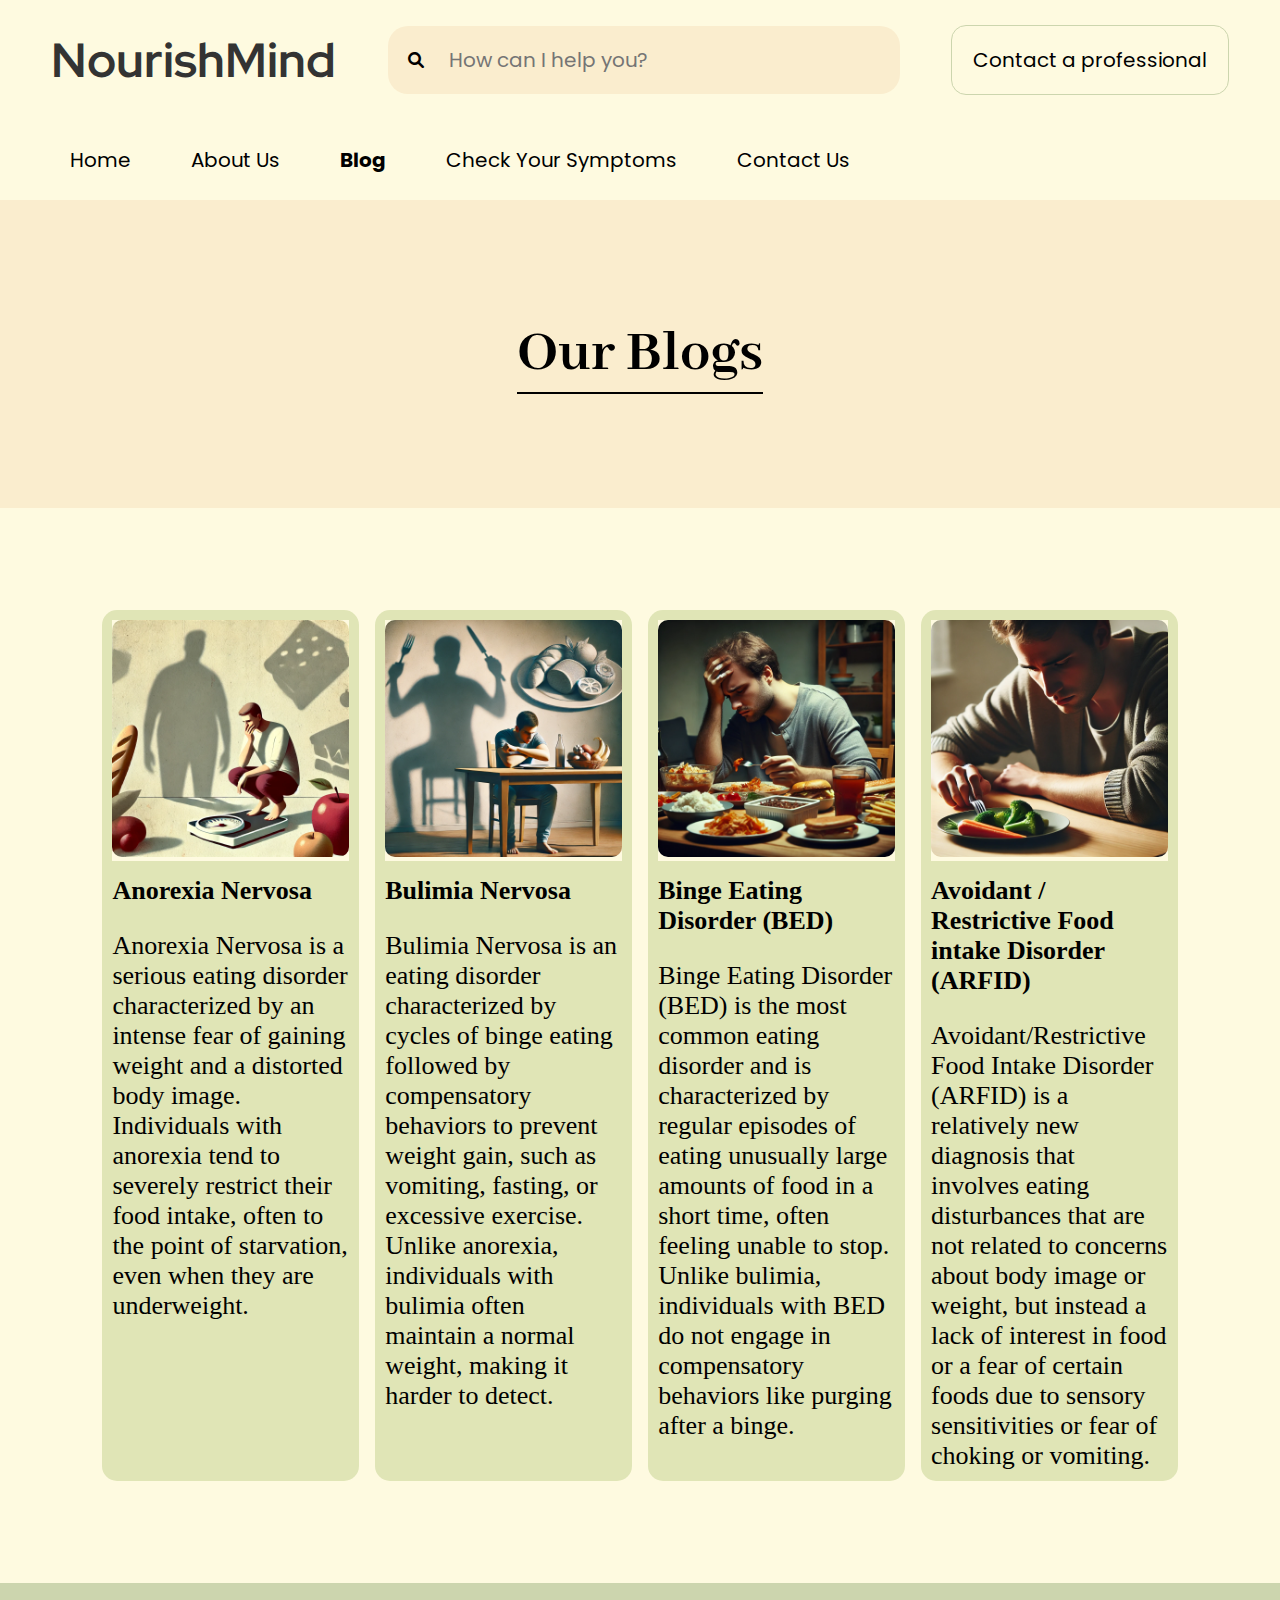
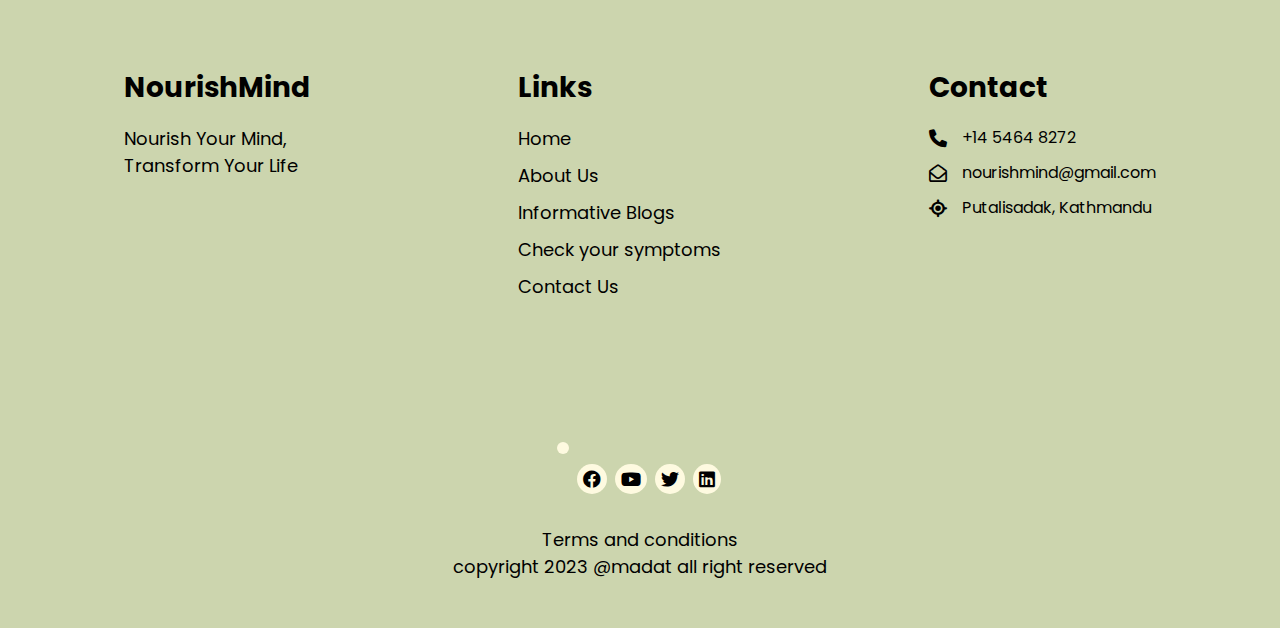
<file: blog.html>
<!DOCTYPE html>
<html lang="en">
<head>
  <meta charset="UTF-8">
  <meta name="viewport" content="width=device-width, initial-scale=1.0">
  <title>Blogs</title>
  <link rel="stylesheet" href="blog.css">

  <link href="https://fonts.googleapis.com/css2?family=Red+Hat+Display:wght@400;700&display=swap" rel="stylesheet">
  <link href="https://fonts.googleapis.com/css2?family=Poppins:wght@400;600;700&display=swap" rel="stylesheet">
  <link rel="stylesheet" href="https://cdnjs.cloudflare.com/ajax/libs/font-awesome/6.0.0-beta3/css/all.min.css">
  <link href="https://fonts.googleapis.com/css2?family=Abhaya+Libre:wght@800&display=swap" rel="stylesheet">



  <link rel="stylesheet" href="https://cdnjs.cloudflare.com/ajax/libs/font-awesome/6.6.0/css/all.min.css"
    integrity="sha512-Kc323vGBEqzTmouAECnVceyQqyqdsSiqLQISBL29aUW4U/M7pSPA/gEUZQqv1cwx4OnYxTxve5UMg5GT6L4JJg=="
    crossorigin="anonymous" referrerpolicy="no-referrer" />
</head>


<body>
  
  <div class="navs">
    <nav class="nav1">
      <div class="webName" onclick="window.location.href='index.html';">NourishMind</div>
      <div class="search-container">
        <i class="fa fa-search"></i> <!-- Add a search icon using Font Awesome or an SVG -->
        <input class="search-bar" type="search" placeholder="How can I help you?" />
      </div>

      <div class="contact">
        <a href="contactus.html">Contact a professional</a>
      </div>
      <button class="hamburger" onclick="toggleMenu()">&#9776;</button> <!-- Hamburger icon -->

    </nav>

    <nav class="nav2">
      <a href="index.html">Home</a>
      <a href="aboutus.html">About Us</a>
      <a href="blog.html" id="BLOG">Blog</a>
      <a href="chechSymptoms.html">Check Your Symptoms</a>
      <a href="contactus.html">Contact Us</a>
    </nav>
  </div>


  <div class="title-blog">
    <h1> Our Blogs</h1>
   </div>
   <div class="blogs-contents">
    <div class="blog-card" onclick="window.location.href='AnorexiaNervosa.html';">
      <div> <img src="image\AN2.webp" alt="Anorexia Nervosa"></div>
      <div class="title-blogs" > Anorexia Nervosa</div>
      <div class="info-blogs"> Anorexia Nervosa is a serious eating disorder characterized by an intense fear of gaining weight and a distorted body image. Individuals with anorexia tend to severely restrict their food intake, often to the point of starvation, even when they are underweight.
        </div>
    </div>

    <div class="blog-card" onclick="window.location.href='BulimiaNervosa.html';">
      <div> <img src="image\BN2.webp" alt="Bulimia Nervosa"></div>
      <div class="title-blogs"> Bulimia Nervosa </div>
      <div class="info-blogs"> Bulimia Nervosa is an eating disorder characterized by cycles of binge eating followed by compensatory behaviors to prevent weight gain, such as vomiting, fasting, or excessive exercise. Unlike anorexia, individuals with bulimia often maintain a normal weight, making it harder to detect.
       </div>
    </div>

    <div class="blog-card" onclick="window.location.href='BED.html';">
      <div> <img src="image\BED2.webp" alt="Binge Eating Disorder"></div>
      <div class="title-blogs"> Binge Eating Disorder (BED)</div>
      <div class="info-blogs"> Binge Eating Disorder (BED) is the most common eating disorder and is characterized by regular episodes of eating unusually large amounts of food in a short time, often feeling unable to stop. Unlike bulimia, individuals with BED do not engage in compensatory behaviors like purging after a binge.

      </div>
    </div>

    <div class="blog-card" onclick="window.location.href='ARFID.html';">
      <div> <img src="image\AFRID2.webp" alt="Restrictive Food intake Disorder"></div>
      <div class="title-blogs"> Avoidant / Restrictive Food intake Disorder (ARFID) </div>
      <div class="info-blogs"> Avoidant/Restrictive Food Intake Disorder (ARFID) is a relatively new diagnosis that involves eating disturbances that are not related to concerns about body image or weight, but instead a lack of interest in food or a fear of certain foods due to sensory sensitivities or fear of choking or vomiting. 
        </div>
    </div>
  </div>

  <footer>
    <div class="footer-card">
      <h3> NourishMind</h3> <!-- Changed title to h3 -->
      <p> Nourish Your Mind,<br>Transform Your Life</p>
    </div>

    <div class="footer-card">
      <h3> Links </h3> <!-- Changed title to h3 -->
      <a href="index.html"> Home</a>
      <a href="aboutus.html"> About Us</a>
      <a href="blog.html"> Informative Blogs</a>
      <a href="chechSymptoms.html"> Check your symptoms</a>
      <a href="contactus.html"> Contact Us </a>
    </div>

    <div class="footer-card" id="footer-card-contact">
      <h3> Contact</h3> <!-- Changed title to h3 -->
      <span><i class="fa-solid fa-phone"></i>  +14 5464 8272 </span>
      <span><i class="fa-regular fa-envelope-open"></i> nourishmind@gmail.com</span>
        <span><i class="fa-solid fa-location-crosshairs"></i> Putalisadak, Kathmandu</span>
    </div>
    <script src="toogleMenu.js"> </script>

  </footer>
 
  <div class="footer-bottom">

    <div class="icons">
      <i class="fa-brands fa-square-instagram" style="color: #000000;"></i>
      <i class="fa-brands fa-facebook"></i>
      <i class="fa-brands fa-youtube"></i>
      <i class="fa-brands fa-twitter"></i>
      <i class="fa-brands fa-linkedin"></i>
    </div>
    <div> Terms and conditions</div>
    <div> copyright 2023 @madat all right reserved</div>


  </div>


</body>
</html>
</file>
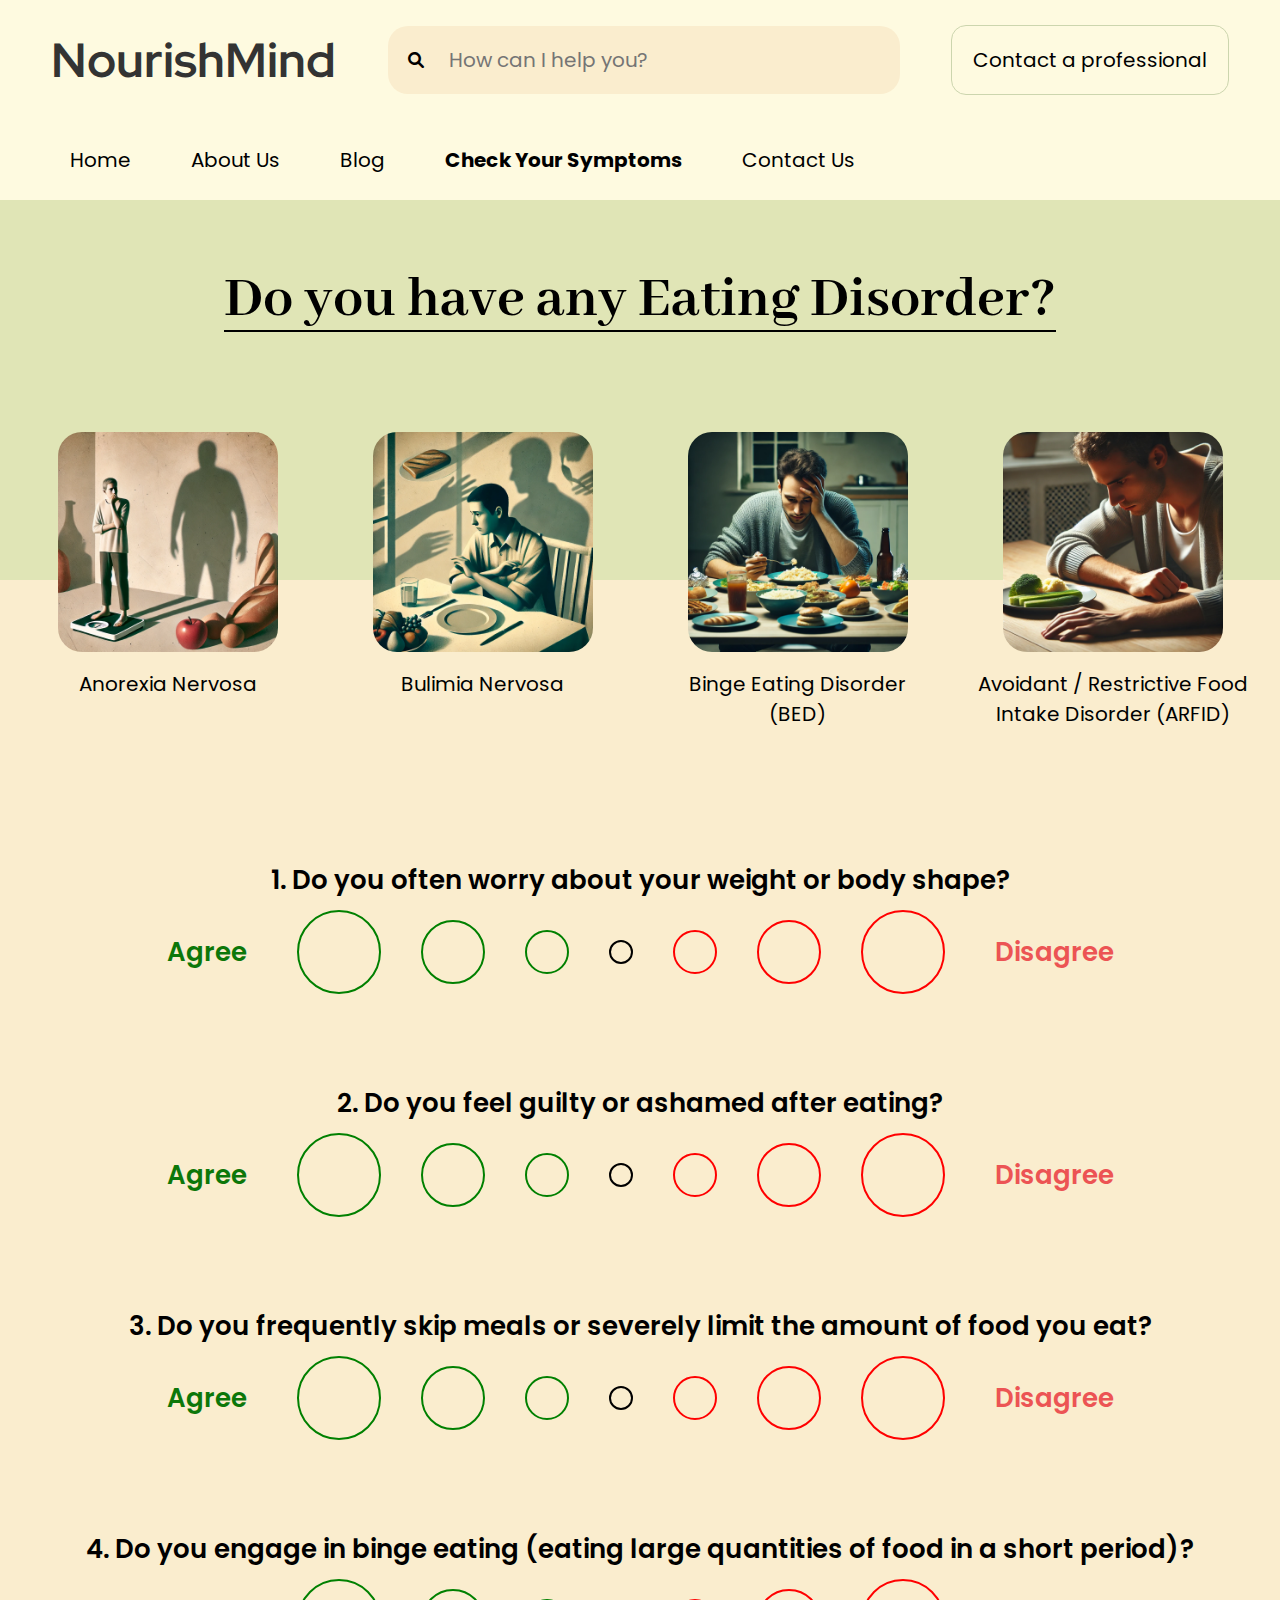
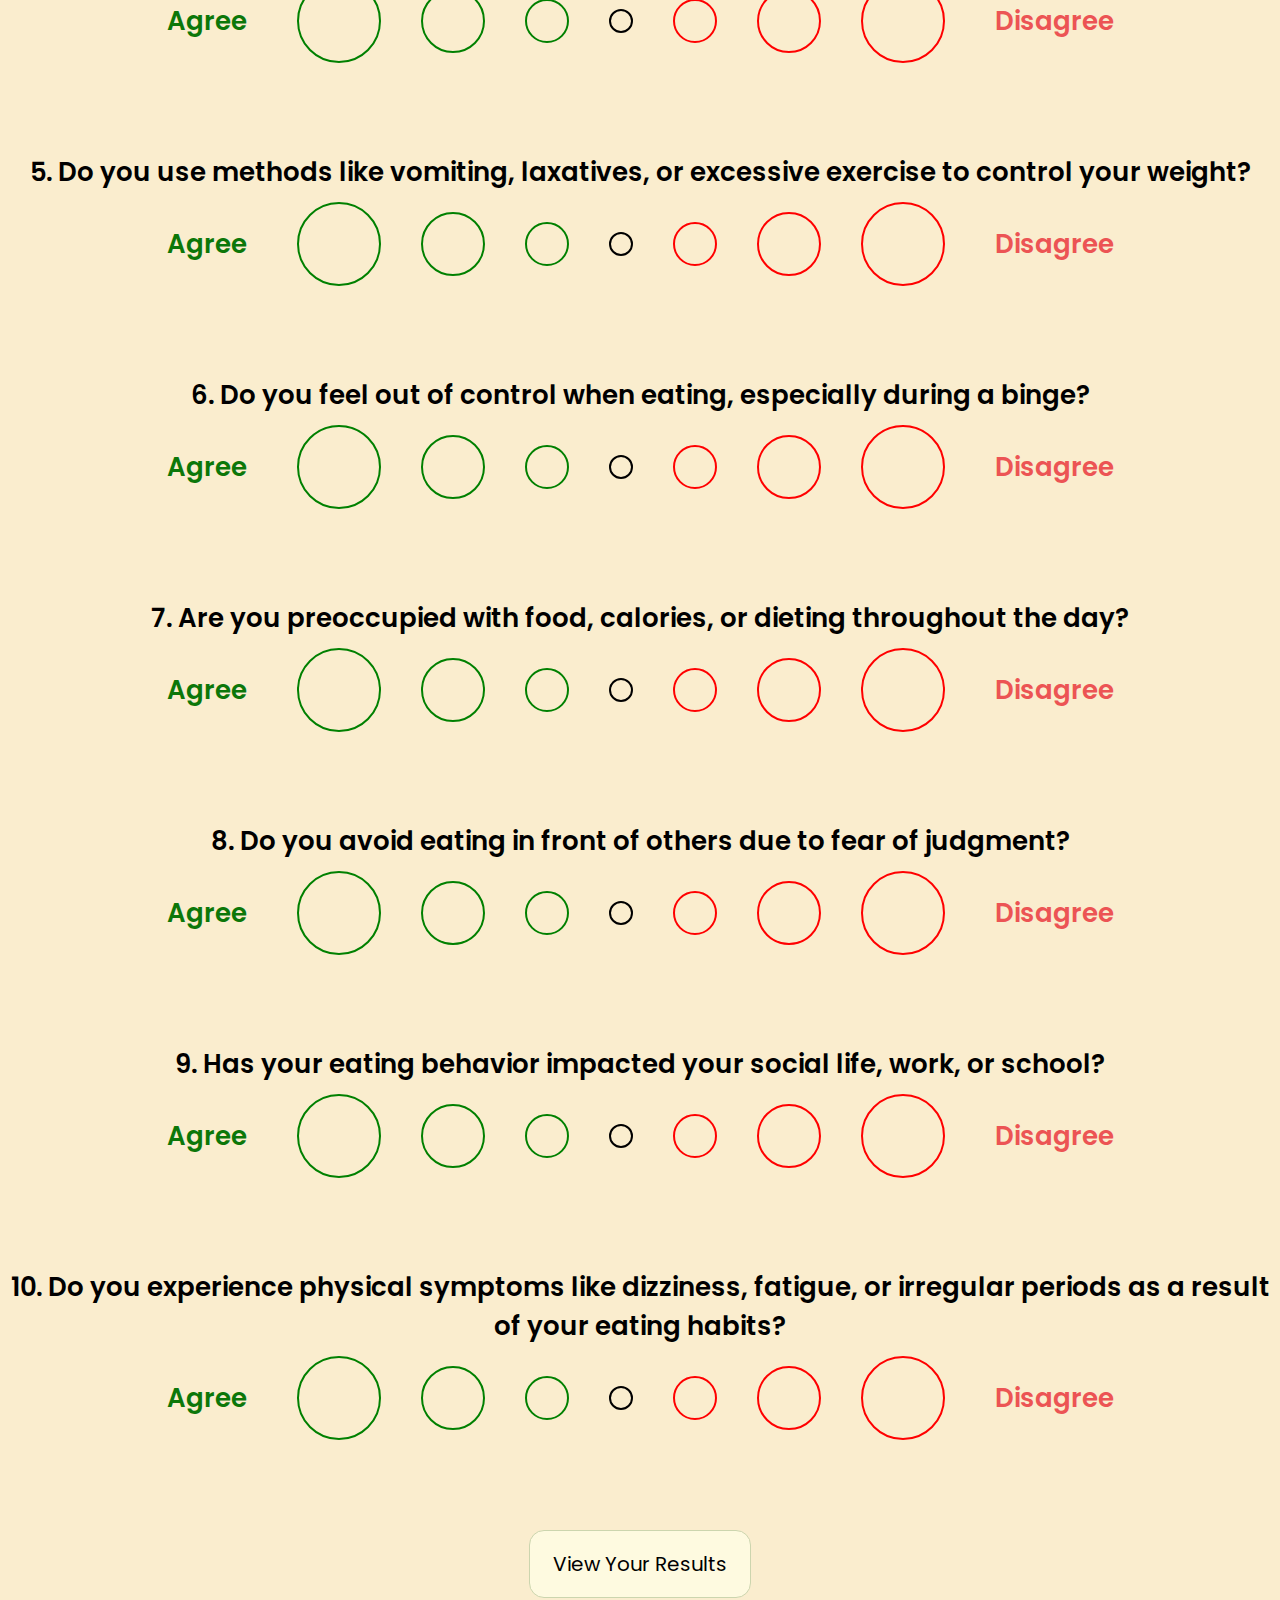
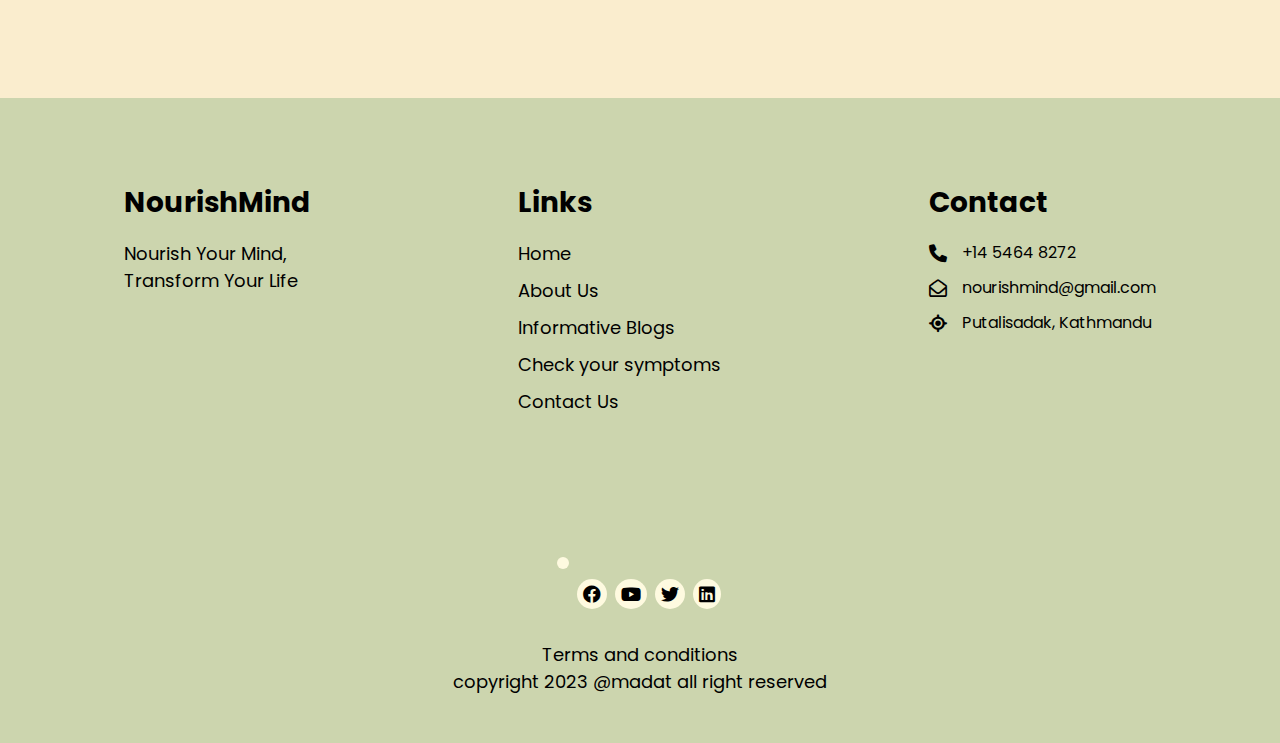
<file: chechSymptoms.html>
<!DOCTYPE html>
<html lang="en">
  <head>
    <meta charset="UTF-8" >
    <meta name="viewport" content="width=device-width, initial-scale=1.0" >
    <title>Check Symptoms</title>
    <link rel="stylesheet" href="checkSymptoms.css">

    <link
      href="https://fonts.googleapis.com/css2?family=Red+Hat+Display:wght@400;700&display=swap"
      rel="stylesheet"
    />
    <link
      href="https://fonts.googleapis.com/css2?family=Poppins:wght@400;600;700&display=swap"
      rel="stylesheet"
    />
    <link
      rel="stylesheet"
      href="https://cdnjs.cloudflare.com/ajax/libs/font-awesome/6.0.0-beta3/css/all.min.css"
    />
    <link
      href="https://fonts.googleapis.com/css2?family=Abhaya+Libre:wght@800&display=swap"
      rel="stylesheet"
    />

    <link
      rel="stylesheet"
      href="https://cdnjs.cloudflare.com/ajax/libs/font-awesome/6.6.0/css/all.min.css"
      integrity="sha512-Kc323vGBEqzTmouAECnVceyQqyqdsSiqLQISBL29aUW4U/M7pSPA/gEUZQqv1cwx4OnYxTxve5UMg5GT6L4JJg=="
      crossorigin="anonymous"
      referrerpolicy="no-referrer"
    />
  </head>

  <body>
    <div class="navs">
      <nav class="nav1">
        <div class="webName" onclick="window.location.href='index.html';">
          NourishMind
        </div>
        <div class="search-container">
          <i class="fa fa-search"></i>
          <!-- Add a search icon using Font Awesome or an SVG -->
          <input
            class="search-bar"
            type="search"
            placeholder="How can I help you?"
          />
        </div>

        <div class="contact">
          <a href="contactus.html">Contact a professional</a>
        </div>
        <button class="hamburger" onclick="toggleMenu()">&#9776;</button> <!-- Hamburger icon -->

      </nav>

      <nav class="nav2">
        <a href="index.html">Home</a>
        <a href="aboutus.html">About Us</a>
        <a href="blog.html">Blog</a>
        <a href="chechSymptoms.html" id="CheckYourSymptoms">Check Your Symptoms</a>
        <a href="contactus.html">Contact Us</a>
      </nav>
    </div>

    <div class="title">
      <h1>Do you have any Eating Disorder?</h1>
    </div>

    <div class="eatingDisorder">
      <div class="disorder">
        <input type="radio" id="anorexia" name="disorder" />
        <label for="anorexia">
          <img src="image\AN.webp" alt="Anorexia Nervosa image" />
          <div class="text">Anorexia Nervosa</div>
        </label>
      </div>
    
      <div class="disorder">
        <input type="radio" id="bulimia" name="disorder" />
        <label for="bulimia">
          <img src="image\BN.webp" alt="Bulimia Nervosa image" />
          <div class="text">Bulimia Nervosa</div>
        </label>
      </div>
    
      <div class="disorder">
        <input type="radio" id="bed" name="disorder" />
        <label for="bed">
          <img src="image\BED.webp" alt="BED image" />
          <div class="text">Binge Eating Disorder (BED)</div>
        </label>
      </div>
    
      <div class="disorder">
        <input type="radio" id="arfid" name="disorder" />
        <label for="arfid">
          <img src="image\AFRID.webp" alt="ARFID image" />
          <div class="text">Avoidant / Restrictive Food Intake Disorder (ARFID)</div>
        </label>
      </div>
    </div>
    

    <div class="question" id="Question1">1. Do you often worry about your weight or body shape?</div>
    <div class="row">
        <div class="label agree">Agree</div>
        <div class="circle agree large" onclick="selectCircle(this)"></div>
        <div class="circle agree medium" onclick="selectCircle(this)"></div>
        <div class="circle agree small" onclick="selectCircle(this)"></div>
        <div class="circle purple tiny" onclick="selectCircle(this)"></div>
        <div class="circle disagree small" onclick="selectCircle(this)"></div>
        <div class="circle disagree medium" onclick="selectCircle(this)"></div>
        <div class="circle disagree large" onclick="selectCircle(this)"></div>
        <div class="label disagree">Disagree</div>
    </div>
    <div class="question">2. Do you feel guilty or ashamed after eating?
    </div>
    <div class="row">
        <div class="label agree">Agree</div>
        <div class="circle agree large" onclick="selectCircle(this)"></div>
        <div class="circle agree medium" onclick="selectCircle(this)"></div>
        <div class="circle agree small" onclick="selectCircle(this)"></div>
        <div class="circle purple tiny" onclick="selectCircle(this)"></div>
        <div class="circle disagree small" onclick="selectCircle(this)"></div>
        <div class="circle disagree medium" onclick="selectCircle(this)"></div>
        <div class="circle disagree large" onclick="selectCircle(this)"></div>
        <div class="label disagree">Disagree</div>
    </div>
    <div class="question">3. Do you frequently skip meals or severely limit the amount of food you eat?
    </div>
    <div class="row">
        <div class="label agree">Agree</div>
        <div class="circle agree large" onclick="selectCircle(this)"></div>
        <div class="circle agree medium" onclick="selectCircle(this)"></div>
        <div class="circle agree small" onclick="selectCircle(this)"></div>
        <div class="circle purple tiny" onclick="selectCircle(this)"></div>
        <div class="circle disagree small" onclick="selectCircle(this)"></div>
        <div class="circle disagree medium" onclick="selectCircle(this)"></div>
        <div class="circle disagree large" onclick="selectCircle(this)"></div>
        <div class="label disagree">Disagree</div>
    </div>
    <div class="question">4. Do you engage in binge eating (eating large quantities of food in a short period)?
    </div>
    <div class="row">
        <div class="label agree">Agree</div>
        <div class="circle agree large" onclick="selectCircle(this)"></div>
        <div class="circle agree medium" onclick="selectCircle(this)"></div>
        <div class="circle agree small" onclick="selectCircle(this)"></div>
        <div class="circle purple tiny" onclick="selectCircle(this)"></div>
        <div class="circle disagree small" onclick="selectCircle(this)"></div>
        <div class="circle disagree medium" onclick="selectCircle(this)"></div>
        <div class="circle disagree large" onclick="selectCircle(this)"></div>
        <div class="label disagree">Disagree</div>
    </div>
    <div class="question">5. Do you use methods like vomiting, laxatives, or excessive exercise to control your weight?    </div>
    <div class="row">
        <div class="label agree">Agree</div>
        <div class="circle agree large" onclick="selectCircle(this)"></div>
        <div class="circle agree medium" onclick="selectCircle(this)"></div>
        <div class="circle agree small" onclick="selectCircle(this)"></div>
        <div class="circle purple tiny" onclick="selectCircle(this)"></div>
        <div class="circle disagree small" onclick="selectCircle(this)"></div>
        <div class="circle disagree medium" onclick="selectCircle(this)"></div>
        <div class="circle disagree large" onclick="selectCircle(this)"></div>
        <div class="label disagree">Disagree</div>
    </div>
    <div class="question">6. Do you feel out of control when eating, especially during a binge?    </div>
    <div class="row">
        <div class="label agree">Agree</div>
        <div class="circle agree large" onclick="selectCircle(this)"></div>
        <div class="circle agree medium" onclick="selectCircle(this)"></div>
        <div class="circle agree small" onclick="selectCircle(this)"></div>
        <div class="circle purple tiny" onclick="selectCircle(this)"></div>
        <div class="circle disagree small" onclick="selectCircle(this)"></div>
        <div class="circle disagree medium" onclick="selectCircle(this)"></div>
        <div class="circle disagree large" onclick="selectCircle(this)"></div>
        <div class="label disagree">Disagree</div>
    </div>
    <div class="question">7. Are you preoccupied with food, calories, or dieting throughout the day?    </div>
    <div class="row">
        <div class="label agree">Agree</div>
        <div class="circle agree large" onclick="selectCircle(this)"></div>
        <div class="circle agree medium" onclick="selectCircle(this)"></div>
        <div class="circle agree small" onclick="selectCircle(this)"></div>
        <div class="circle purple tiny" onclick="selectCircle(this)"></div>
        <div class="circle disagree small" onclick="selectCircle(this)"></div>
        <div class="circle disagree medium" onclick="selectCircle(this)"></div>
        <div class="circle disagree large" onclick="selectCircle(this)"></div>
        <div class="label disagree">Disagree</div>
    </div>
    <div class="question">8. Do you avoid eating in front of others due to fear of judgment?    </div>
    <div class="row">
        <div class="label agree">Agree</div>
        <div class="circle agree large" onclick="selectCircle(this)"></div>
        <div class="circle agree medium" onclick="selectCircle(this)"></div>
        <div class="circle agree small" onclick="selectCircle(this)"></div>
        <div class="circle purple tiny" onclick="selectCircle(this)"></div>
        <div class="circle disagree small" onclick="selectCircle(this)"></div>
        <div class="circle disagree medium" onclick="selectCircle(this)"></div>
        <div class="circle disagree large" onclick="selectCircle(this)"></div>
        <div class="label disagree">Disagree</div>
    </div>
    <div class="question">9. Has your eating behavior impacted your social life, work, or school?    </div>
    <div class="row">
        <div class="label agree">Agree</div>
        <div class="circle agree large" onclick="selectCircle(this)"></div>
        <div class="circle agree medium" onclick="selectCircle(this)"></div>
        <div class="circle agree small" onclick="selectCircle(this)"></div>
        <div class="circle purple tiny" onclick="selectCircle(this)"></div>
        <div class="circle disagree small" onclick="selectCircle(this)"></div>
        <div class="circle disagree medium" onclick="selectCircle(this)"></div>
        <div class="circle disagree large" onclick="selectCircle(this)"></div>
        <div class="label disagree">Disagree</div>
    </div>
    <div class="question">10. Do you experience physical symptoms like dizziness, fatigue, or irregular periods as a result of your eating habits?
    </div>
    <div class="row" id="Question10-Row">
        <div class="label agree">Agree</div>
        <div class="circle agree large" onclick="selectCircle(this)"></div>
        <div class="circle agree medium" onclick="selectCircle(this)"></div>
        <div class="circle agree small" onclick="selectCircle(this)"></div>
        <div class="circle purple tiny" onclick="selectCircle(this)"></div>
        <div class="circle disagree small" onclick="selectCircle(this)"></div>
        <div class="circle disagree medium" onclick="selectCircle(this)"></div>
        <div class="circle disagree large" onclick="selectCircle(this)"></div>
        <div class="label disagree">Disagree</div>
    </div>

    <div class="check-symptoms">
      <a href="chechSymptoms.html" >
        <button>View Your Results</button>
      </a>
    </div>
    
    <!-- <div class="button-container">
      <button class="button">
        <a href="/HTML/chechSymptoms.html">View Your Result</a>
      </button>
    </div> -->
    
    <script src="toogleMenu.js"> </script>
    <script src="selectCircle.js"> </script>

    <footer>
      <div class="footer-card">
        <h3>NourishMind</h3>
        <!-- Changed title to h3 -->
        <p>Nourish Your Mind,<br />Transform Your Life</p>
      </div>

      <div class="footer-card">
        <h3>Links</h3>
        <!-- Changed title to h3 -->
        <a href="index.html"> Home</a>
        <a href="aboutus.html"> About Us</a>
        <a href="blog.html"> Informative Blogs</a>
        <a href="chechSymptoms.html"> Check your symptoms</a>
        <a href="contactus.html"> Contact Us </a>
      </div>

      <div class="footer-card" id="footer-card-contact">
        <h3>Contact</h3>
        <!-- Changed title to h3 -->
        <span><i class="fa-solid fa-phone"></i> +14 5464 8272 </span>
        <span
          ><i class="fa-regular fa-envelope-open"></i>
          nourishmind@gmail.com</span
        >
        <span
          ><i class="fa-solid fa-location-crosshairs"></i> Putalisadak,
          Kathmandu</span
        >
      </div>
    </footer>

    <div class="footer-bottom">
      <div class="icons">
        <i class="fa-brands fa-square-instagram" style="color: #000000"></i>
        <i class="fa-brands fa-facebook"></i>
        <i class="fa-brands fa-youtube"></i>
        <i class="fa-brands fa-twitter"></i>
        <i class="fa-brands fa-linkedin"></i>
      </div>
      <div>Terms and conditions</div>
      <div>copyright 2023 @madat all right reserved</div>
    </div>
  </body>
</html>
</file>
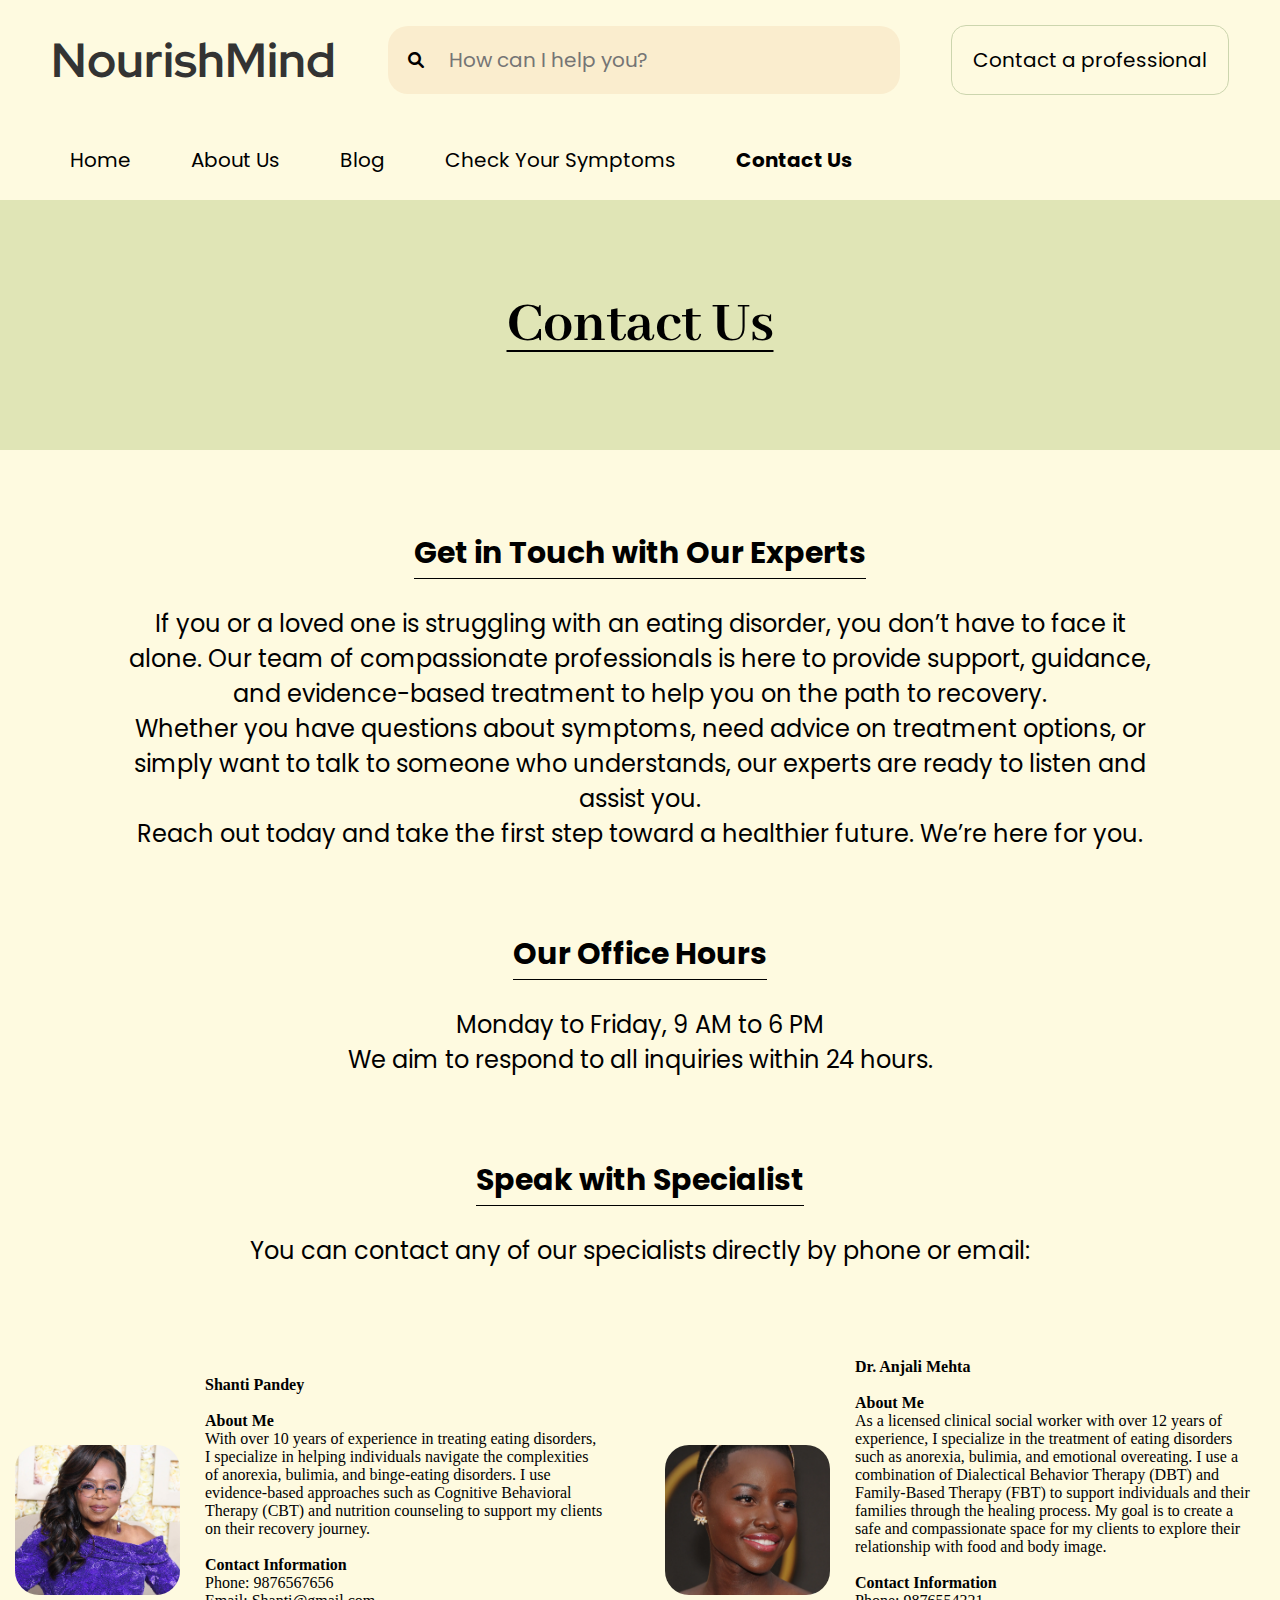
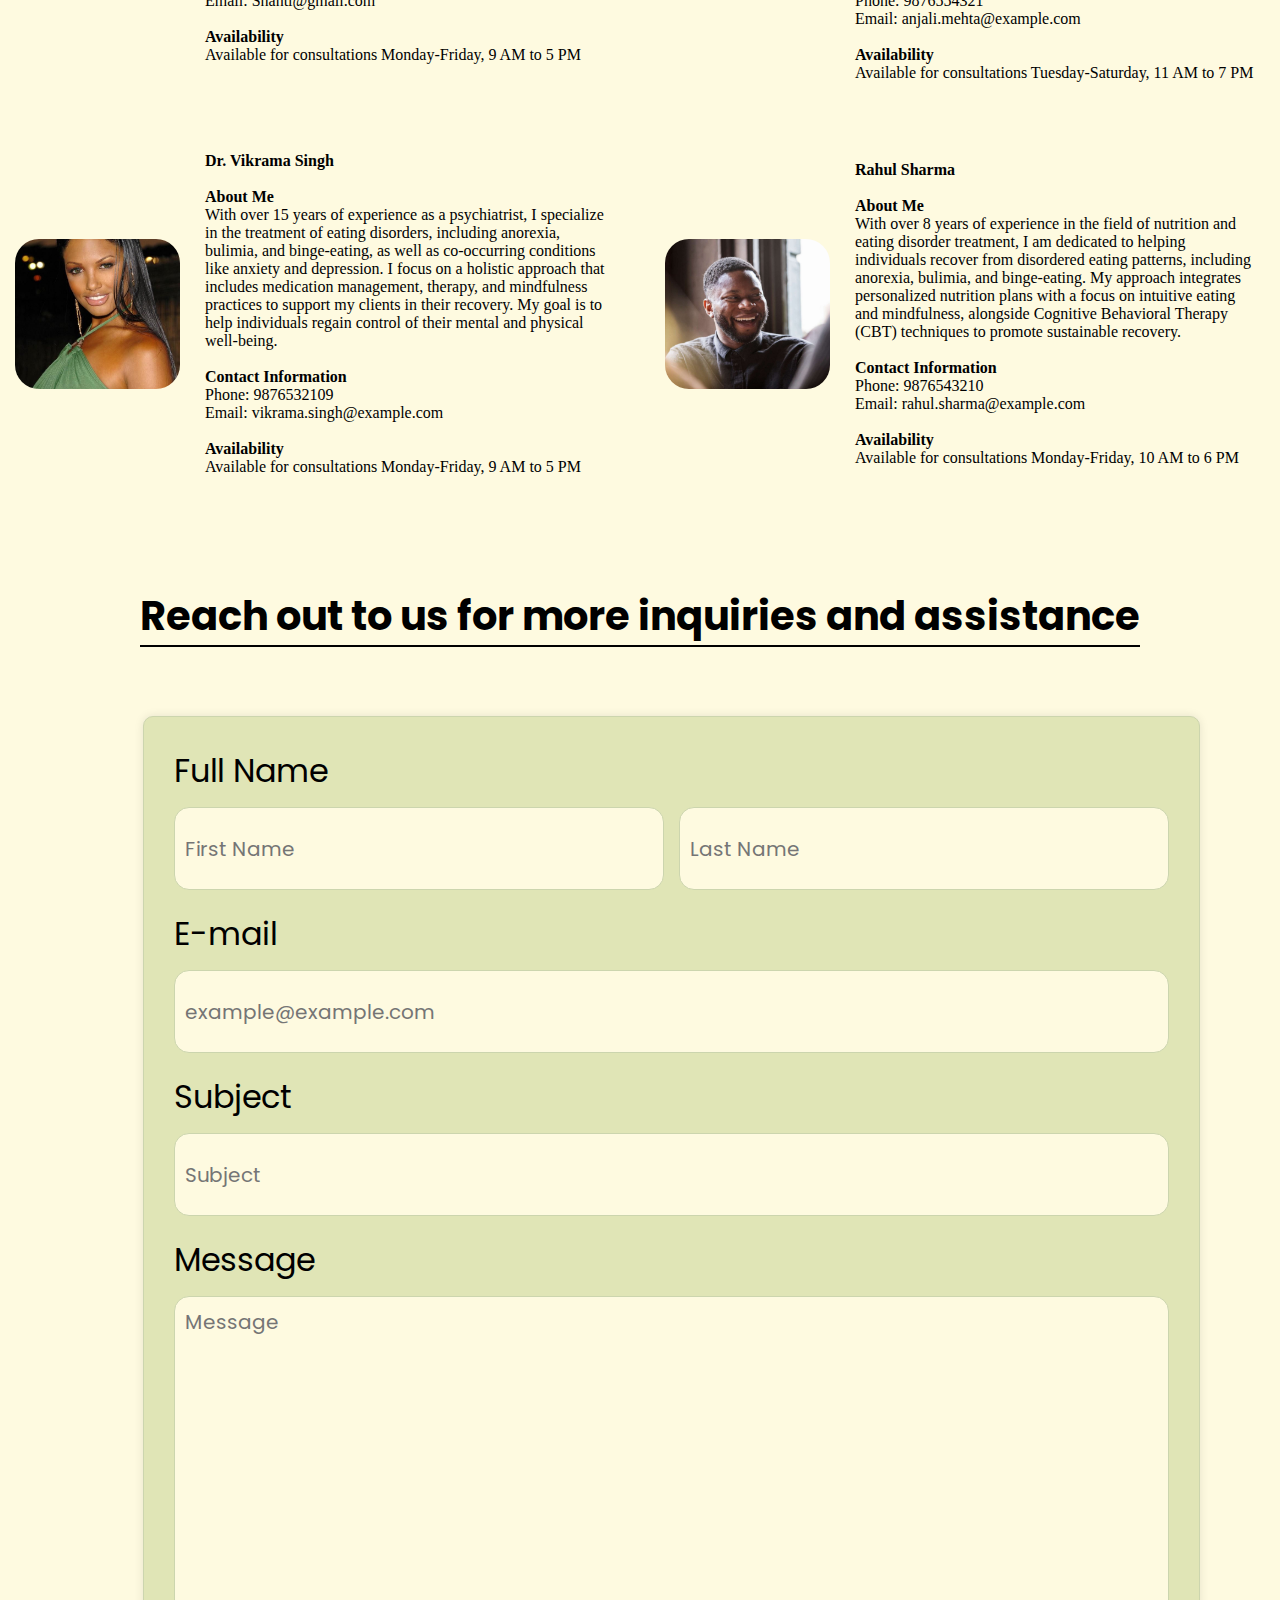
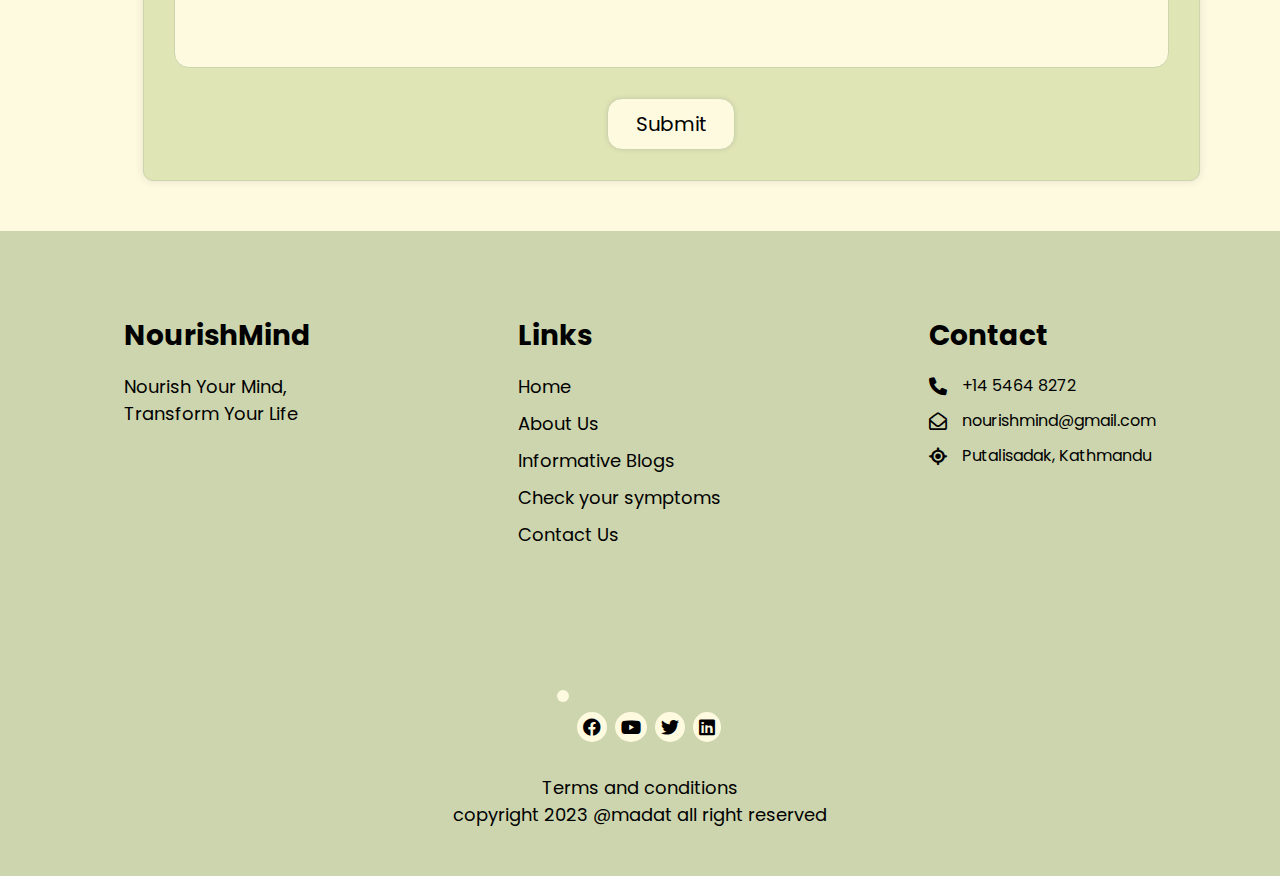
<file: contactus.html>
<!DOCTYPE html>
<html lang="en">
<head>
  <meta charset="UTF-8">
  <meta name="viewport" content="width=device-width, initial-scale=1.0">
  <title>Contact Us</title>
  <link rel="stylesheet" href="contactus.css">

  <link href="https://fonts.googleapis.com/css2?family=Red+Hat+Display:wght@400;700&display=swap" rel="stylesheet">
  <link href="https://fonts.googleapis.com/css2?family=Poppins:wght@400;600;700&display=swap" rel="stylesheet">
  <link rel="stylesheet" href="https://cdnjs.cloudflare.com/ajax/libs/font-awesome/6.0.0-beta3/css/all.min.css">
  <link href="https://fonts.googleapis.com/css2?family=Abhaya+Libre:wght@800&display=swap" rel="stylesheet">



  <link rel="stylesheet" href="https://cdnjs.cloudflare.com/ajax/libs/font-awesome/6.6.0/css/all.min.css"
    integrity="sha512-Kc323vGBEqzTmouAECnVceyQqyqdsSiqLQISBL29aUW4U/M7pSPA/gEUZQqv1cwx4OnYxTxve5UMg5GT6L4JJg=="
    crossorigin="anonymous" referrerpolicy="no-referrer" />
</head>


<body>
  
  <div class="navs">
    <nav class="nav1">
      <div class="webName" onclick="window.location.href='index.html';">NourishMind</div>
      <div class="search-container">
        <i class="fa fa-search"></i> <!-- Add a search icon using Font Awesome or an SVG -->
        <input class="search-bar" type="search" placeholder="How can I help you?" />
      </div>

      <div class="contact">
        <a href="contactus.html">Contact a professional</a>
      </div>
      <button class="hamburger" onclick="toggleMenu()">&#9776;</button> <!-- Hamburger icon -->

    </nav>

    <nav class="nav2">
      <a href="index.html">Home</a>
      <a href="aboutus.html">About Us</a>
      <a href="blog.html">Blog</a>
      <a href="chechSymptoms.html">Check Your Symptoms</a>
      <a href="contactus.html" id="contact-uss">Contact Us</a>
    </nav>
  </div>


   <div class="top-container">
    <h3> Contact Us</h3>
    </div>

    <div class="content-container">

      <div class="about-touch">
      <h3>Get in Touch with Our Experts</h3>
      <p>If you or a loved one is struggling with an eating disorder, you don’t have to face it alone. Our team of compassionate professionals is here to provide support, guidance, and evidence-based treatment to help you on the path to recovery.
        <p>Whether you have questions about symptoms, need advice on treatment options, or simply want to talk to someone who understands, our experts are ready to listen and assist you.</p>
        <p>Reach out today and take the first step toward a healthier future. We’re here for you.</p>
      </p>
       </div>
       <div class="about-touch">
        <h3>Our Office Hours</h3>
        <p>Monday to Friday, 9 AM to 6 PM <br>
          We aim to respond to all inquiries within 24 hours.
        </p>
         </div>
         <div class="about-touch">
        <h3>Speak with Specialist</h3>
        <p>You can contact any of our specialists directly by phone or email:
        </p>
         </div>

    </div>
    <div class="specialists">
      <div class="specialist">
        <div class="specialistit-image">
          <img src="image\profile1.jpg">
        </div>
        <div class="about-specialist"> 
          <b>Shanti Pandey</b> <p></p><br>
          <b> About Me</b> <br>
          <p>With over 10 years of experience in treating eating disorders, I specialize in helping individuals navigate the complexities of anorexia, bulimia, and binge-eating disorders. I use evidence-based approaches such as Cognitive Behavioral Therapy (CBT) and nutrition counseling to support my clients on their recovery journey.</p>
          <br> 
          <b>Contact Information</b> 
          <p>Phone: 9876567656 <br>
            Email: Shanti@gmail.com </p>
          <br>
          <b>Availability</b>
          <p>Available for consultations Monday-Friday, 9 AM to 5 PM</p>
        </div>
      </div>
      <div class="specialist">
        <div class="specialistit-image">
          <img src="image\profile2.jpg">
        </div>
        <div class="about-specialist"> 
          <b>
            Dr. Anjali Mehta</b> <p></p><br>
          <b> About Me</b> <br>
          <p>As a licensed clinical social worker with over 12 years of experience, I specialize in the treatment of eating disorders such as anorexia, bulimia, and emotional overeating. I use a combination of Dialectical Behavior Therapy (DBT) and Family-Based Therapy (FBT) to support individuals and their families through the healing process. My goal is to create a safe and compassionate space for my clients to explore their relationship with food and body image.</p>
          <br> 
          <b>Contact Information</b> 
          <p>Phone: 9876554321 <br>
            Email: anjali.mehta@example.com</p>
          <br>
          <b>Availability</b>
          <p>Available for consultations Tuesday-Saturday, 11 AM to 7 PM</p>
        </div>
      </div>
    
      <!-- Add two more similar divs below -->
      <div class="specialist">
        <div class="specialistit-image">
          <img src="image\profile3.jpg">
        </div>
        <div class="about-specialist"> 
          <b>Dr. Vikrama Singh</b> <p></p><br>
          <b> About Me</b> <br>
          <p>With over 15 years of experience as a psychiatrist, I specialize in the treatment of eating disorders, including anorexia, bulimia, and binge-eating, as well as co-occurring conditions like anxiety and depression. I focus on a holistic approach that includes medication management, therapy, and mindfulness practices to support my clients in their recovery. My goal is to help individuals regain control of their mental and physical well-being.</p>
          <br> 
          <b>Contact Information</b> 
          <p>Phone: 9876532109 <br>
            Email: vikrama.singh@example.com</p>
          <br>
          <b>Availability</b>
          <p>Available for consultations Monday-Friday, 9 AM to 5 PM</p>
        </div>
      </div>
      <div class="specialist">
        <div class="specialistit-image">
          <img src="image\profile4.jpg">
        </div>
        <div class="about-specialist"> 
          <b>Rahul Sharma
          </b> <p></p><br>
          <b> About Me</b> <br>
          <p>With over 8 years of experience in the field of nutrition and eating disorder treatment, I am dedicated to helping individuals recover from disordered eating patterns, including anorexia, bulimia, and binge-eating. My approach integrates personalized nutrition plans with a focus on intuitive eating and mindfulness, alongside Cognitive Behavioral Therapy (CBT) techniques to promote sustainable recovery.</p>
          <br> 
          <b>Contact Information</b> 
          <p>Phone: 9876543210 <br>
            Email: rahul.sharma@example.com</p>
          <br>
          <b>Availability</b>
          <p>Available for consultations Monday-Friday, 10 AM to 6 PM
          </p>
        </div>
      </div>
    </div>
    
  <div class="form-title"> 
    <h3> Reach out to us for more inquiries and assistance</h3>
  </div>
  <div class="form-wrapper">
    <form action="contactus.html" method="get" class="form-content"> <!-- Set action to contact.html -->
      <div class="form-container">
        <h2>Full Name</h2>
        <div class="name-fields">
          <input type="text" placeholder="First Name" required>
          <input type="text" placeholder="Last Name" required>
        </div>
        <label for="email">E-mail</label>
        <input type="email" id="email" placeholder="example@example.com" required>
        <label for="subject">Subject</label>
        <input type="text" id="subject" placeholder="Subject" required>
        <label for="message">Message</label>
        <textarea id="message" rows="5" placeholder="Message" required></textarea>
        <input type="submit" value="Submit">
      </div>
    </form>
  </div>
  
  <script src="toogleMenu.js"> </script>

  <footer>
    <div class="footer-card">
      <h3> NourishMind</h3> <!-- Changed title to h3 -->
      <p> Nourish Your Mind,<br>Transform Your Life</p>
    </div>

    <div class="footer-card">
      <h3> Links </h3> <!-- Changed title to h3 -->
      <a href="index.html"> Home</a>
      <a href="aboutus.html"> About Us</a>
      <a href="blog.html"> Informative Blogs</a>
      <a href="chechSymptoms.html"> Check your symptoms</a>
      <a href="contactus.html"> Contact Us </a>
    </div>

    <div class="footer-card" id="footer-card-contact">
      <h3> Contact</h3> <!-- Changed title to h3 -->
      <span><i class="fa-solid fa-phone"></i>  +14 5464 8272 </span>
      <span><i class="fa-regular fa-envelope-open"></i> nourishmind@gmail.com</span>
        <span><i class="fa-solid fa-location-crosshairs"></i> Putalisadak, Kathmandu</span>
    </div>

  </footer>
 
  <div class="footer-bottom">

    <div class="icons">
      <i class="fa-brands fa-square-instagram" style="color: #000000;"></i>
      <i class="fa-brands fa-facebook"></i>
      <i class="fa-brands fa-youtube"></i>
      <i class="fa-brands fa-twitter"></i>
      <i class="fa-brands fa-linkedin"></i>
    </div>
    <div> Terms and conditions</div>
    <div> copyright 2023 @madat all right reserved</div>
  </div>

</body>

</html>
</file>
<file: aboutus.css>
* {
  margin: 0;
  padding: 0;
  box-sizing: border-box;
  background-color: rgb(254, 250, 224);
}
.navs {
  display: flex;
  flex-direction: column; /* Stacks nav1 and nav2 vertically */
}
/* Styling for nav1 (top navigation) */
.nav1 {
  display: flex;
  justify-content: space-evenly;
  width: 100%;
  align-items: center;
  padding-top: 25px;
  padding-bottom: 25px;
  /* background-color: rgb(204, 213, 174); */
}

.webName {
  font-family: "Red Hat Display", sans-serif;
  font-weight: bolder;
  font-size: 48px;
  transition: transform 0.6s ease; /* Smooth transition for the zoom effect */
  color: rgb(51, 51, 51);
}
.webName:hover {
  cursor: pointer;
  transform: scale(1.1); /* Zooms the element to 110% of its original size */
}

.search-container {
  position: relative;
  width: 40%; /* Adjust the width as per your requirements */
}

.search-container i {
  position: absolute;
  left: 20px; /* Adjust distance from the left as needed */
  top: 50%;
  transform: translateY(-50%);
  color: black; /* Adjust color of the icon */
  background-color: rgb(250, 237, 206);
}

.search-bar {
  width: 100%;
  height: 68px;
  padding: 10px 10px 10px 60px; /* Increased padding-left to create more space between the text and icon */
  border: 1px solid transparent;
  border-radius: 20px;
  box-sizing: border-box; /* Include padding in the width */
  font-size: 20px;
  font-family: "Poppins", sans-serif;
  color: black;
  background-color: rgb(250, 237, 206);
}

.search-bar:focus {
  outline: none;
  border-color: rgb(204, 213, 174); /* Optional: Change border color on focus */
}

.contact a {
  font-size: 20px;
  font-family: "Poppins", sans-serif;
  color: black;
  border: 1.5px, solid, rgb(204, 213, 174);
  border-radius: 15px;
  height: 68px;
  width: 276px;
  display: flex;
  justify-content: center;
  align-items: center;
  text-decoration: none;
  transition: background-color 0.5s ease; /* Controls the transition effect */
}

.contact :hover {
  cursor: pointer;
  background-color: rgb(224, 229, 182);
  border-radius: 10px;
  color: rgb(1, 77, 1);
}

/* Styling for nav2 (bottom navigation) */
.nav2 {
  display: flex;
  justify-content: left;
  padding-left: 5.5%;
  padding-top: 25px;
  padding-bottom: 25px;
  /* background-color: rgb(224, 229, 182); */
}

.nav2 a {
  margin-right: 60px;
  text-decoration: none;
  color: black;
  font-family: "poppins", sans-serif;
  font-size: 20px;
  /* background-color: rgb(224, 229, 182); */
}

.nav2 a:hover {
  color: black;
  /* font-weight: bold; */
  transition: transform 1s ease; /* Smooth transition for the zoom effect */
  transform: scale(1.1); /* Zooms the element to 110% of its original size */
}
.hamburger {
  display: none; /* Hidden by default, will show in mobile view using media queries */
  font-size: 30px;
  font-family: "Poppins", sans-serif;
  background: none;
  border: none;
  cursor: pointer;
  color: black;
  position: absolute; /* Positioning it at the top left */
  left: 20px; /* Adjust this value to position it exactly at the left corner */
  top: 20px; /* Adjust this value to position it from the top */
}
/* Mobile Styles */
@media (max-width: 1100px) {
  .nav1 {
    flex-direction: column;
    align-items: center;
  }

  .search-container {
    width: 90%;
    margin-bottom: 10px;
  }

  .search-bar {
    font-size: 15px;
    height: 40px;
    border-radius: 10px;
  }

  .webName {
    font-size: 32px;
    margin-bottom: 10px;
  }

  .contact a {
    display: flex;
    padding: 10px;
    font-size: 16px;
    height: fit-content;
    width: fit-content;
  }

  .hamburger {
    display: block;
  }

  .hamburger button {
    display: flex;
    justify-content: end;
    align-items: end;
  }
  .nav2 {
    display: none; /* Hide links by default */
    flex-direction: column;
    align-items: center;
  }

  .nav2.active {
    display: flex; /* Show links when active */
  }

  .nav2 a {
    margin: 10px 0;
    font-size: 18px;
  }
}
#ABOUTUS {
  font-weight: bolder;
}

.title-aboutus {
  height: 308px;
  width: 100%;
  background-color: rgb(224, 229, 182);
  display: flex; /* Set the parent container to flex */
  justify-content: center; /* Center horizontally */
  align-items: center; /* Center vertically */
}
.title-aboutus h1 {
  font-size: 60px;
  font-family: "Abhaya Libre", serif;
  background-color: transparent;
  position: relative; /* Establishes a positioning context for the pseudo-element */
}

.title-aboutus h1::after {
  content: "";
  position: absolute;
  left: 0;
  bottom: -5px; /* Adjust this value to move the underline further away from the text */
  width: 100%;
  height: 2px; /* Set the desired thickness of the underline */
  background-color: black; /* Set the color of the underline   top, right, bottom and left*/
}
.content-aboutus {
  height: fit-content;
  width: 100vw;
}
.content-aboutus p {
  font-family: "poppins", serif;
  font-size: 24px;
  padding: 5% 10% 5% 10%;
  text-align: center;
}

@media (max-width: 1100px) {
  .title-aboutus {
    height: 150px;
  }
  .title-aboutus h1 {
    font-size: 30px;
    font-weight: bold;
  }
  .title-aboutus h1::after {
    height: 1px; /* Set the desired thickness of the underline */
  }
  .content-aboutus p {
    font-size: 16px;
    text-align: justify;
  }
}

.ourmission {
  height: fit-content;
  width: 100%;
  display: flex; /* Use flexbox to easily align items */
  flex-direction: column; /* Arrange elements in a column */
  justify-content: center; /* Horizontally center content */
  align-items: center; /* Vertically center content */
  padding: 5% 10%; /* Add some padding for spacing */
  background-color: rgb(250, 237, 206);
}

.ourmission h1 {
  font-family: "Abhaya Libre", serif;
  text-align: center;
  font-size: 60px;
  position: relative;
  display: inline-block;
  padding-bottom: 5px;
  background-color: rgb(250, 237, 206);
}
.ourmission h1::after {
  content: "";
  position: absolute;
  bottom: 0;
  left: 0;
  width: 100%;
  height: 2px;
  background-color: #000;
}

.ourmission p {
  font-family: "Poppins", serif;
  font-size: 24px;
  text-align: center;
  margin-top: 20px; /* Add some space between the h1 and the paragraph */
  background-color: rgb(250, 237, 206);
}

.resources {
  background-color: transparent;
}
.resources h1 {
  padding-top: 100px;
}
.resources h2 {
  background-color: rgb(250, 237, 206);
  padding-top: 50px;
  font-family: "poppins", sans-serif;
}

.resources li {
  background-color: rgb(250, 237, 206);
}

.resources li::marker {
  font-size: 24px;
  font-weight: bold;
}

.resources ul p {
  text-align: left;
}
.resources ul {
  background-color: rgb(250, 237, 206);
}
@media (max-width: 1100px) {
  .ourmission h1 {
    font-size: 30px;
    padding-bottom: 1px;
  }
  .ourmission h1::after {
    height: 1px;
  }
  
  .ourmission p {
    font-size: 16px;
    text-align: justify;
  }
  .ourmission h2{
    font-size: 16px;
    font-weight: bold;
  }
  .resources h1 {
    padding-top: 50px;
  }
}
.ourteam {
  height: fit-content;
  width: 100%;
  display: flex; /* Use flexbox to easily align items */
  flex-direction: column; /* Arrange elements in a column */
  justify-content: center; /* Horizontally center content */
  align-items: center; /* Vertically center content */
  padding: 5% 10%; /* Add some padding for spacing */
}
.ourteam h1 {
  font-family: "Abhaya Libre", serif;
  text-align: center;
  font-size: 60px;
  position: relative;
  display: inline-block;
  padding-bottom: 5px;
}
.ourteam h1::after {
  content: "";
  position: absolute;
  bottom: 0;
  left: 0;
  width: 100%;
  height: 2px;
  background-color: #000;
}
.ourteam p {
  font-family: "Poppins", serif;
  font-size: 24px;
  text-align: center;
  margin-top: 20px; /* Add some space between the h1 and the paragraph */
}


@media (max-width: 1100px) {
  .ourteam h1 {
    font-size: 30px;
    padding-bottom: 1px;
  }
  .ourteam h1::after {
    height: 1px;
  }
  .ourteam p {
    font-size: 16px;
    text-align: justify;
  }
}
.ourvision {
  height: fit-content;
  width: 100%;
  display: flex; /* Use flexbox to easily align items */
  flex-direction: column; /* Arrange elements in a column */
  justify-content: center; /* Horizontally center content */
  align-items: center; /* Vertically center content */
  padding: 5% 10% 10% 10%; /* Add some padding for spacing */
  background-color: rgb(250, 237, 206);
}
.ourvision h1 {
  font-family: "Abhaya Libre", serif;
  text-align: center;
  font-size: 60px;
  position: relative;
  display: inline-block;
  padding-bottom: 5px;
  background-color: rgb(250, 237, 206);
}
.ourvision h1::after {
  content: "";
  position: absolute;
  bottom: 0;
  left: 0;
  width: 100%;
  height: 2px;
  background-color: #000;
}

.ourvision p {
  font-family: "Poppins", serif;
  font-size: 24px;
  text-align: center;
  margin-top: 20px; /* Add some space between the h1 and the paragraph */
  background-color: rgb(250, 237, 206);
}

@media (max-width: 1100px) {
  .ourvision h1 {
    font-size: 30px;
    padding-bottom: 1px;
  }
  .ourvision h1::after {
    height: 1px;
  }
  
  .ourvision p {
    font-family: "Poppins", serif;
    font-size: 16px;
    text-align: justify;
  }
}

footer {
  display: flex;
  justify-content: space-around; /* Distribute the items with space between */
  padding: 20px; /* Optional padding */
  background-color: #ccd5ae;
  font-family: "Poppins", sans-serif;
}

.footer-card {
  width: fit-content;
  text-align: left;
  background-color: rgb(204, 213, 174);
  margin-top: 4rem;
}

.footer-card a {
  display: block;
  background-color: rgb(204, 213, 174);
  text-decoration: none;
  color: black;
  font-size: 18px;
  margin-bottom: 10px;
}

.footer-card p {
  display: block;
  background-color: transparent;
  font-size: 18px;
  color: black;
}

.footer-card h3 {
  display: block;
  background-color: transparent;
  margin-bottom: 1rem;
  font-style: "poppins";
  font-size: 28px;
}

.footer-card span {
  display: flex;
  align-items: center; /* Align the icon and text vertically */
  margin-bottom: 10px; /* Add space between each contact detail */
  font-family: "Poppins", sans-serif;
  color: black;
  font-size: 16px; /* Adjust the font size if needed */
  background-color: transparent;
}

.footer-card i {
  margin-right: 15px; /* Add space between the icon and text */
  font-size: 18px; /* Adjust the icon size if needed */
  color: black; /* Adjust icon color */
  background-color: transparent;
}

.footer-bottom {
  text-align: center;
  font-size: 18px;
  font-family: "Poppins", sans-serif;
  background-color: rgb(204, 213, 174);
  padding: 3rem;
  color: black;
}
.footer-bottom div {
  background-color: rgb(204, 213, 174);
}
.icons i {
  background-color: rgb(254, 250, 224);
  border-radius: 50%;
  padding: 6px;
  margin-right: 3px;
  margin-bottom: 2rem;
  margin-top: 4rem;
}
.icons i:hover {
  cursor: pointer;
}

@media (max-width: 1100px) {
  footer {
    display: flex;
    flex-direction: column;
    padding-left: 20px; /* Optional padding */
    background-color: #ccd5ae;
    font-family: "Poppins", sans-serif;
  }

  .footer-card {
    width: 100%;
    text-align: center;
    background-color: rgb(204, 213, 174);
    margin-top: 20px;
  }

  .footer-card a {
    display: block;
    background-color: rgb(204, 213, 174);
    text-decoration: none;
    color: black;
    font-size: 14px;
    margin-bottom: 5px;
  }

  .footer-card p {
    display: block;
    background-color: transparent;
    font-size: 14px;
    color: black;
  }

  .footer-card h3 {
    display: block;
    background-color: transparent;
    margin-bottom: 1px;
    font-style: "poppins";
    font-size: 20px;
  }

  .footer-card span {
    display: flex;
    align-items: center; /* Align the icon and text vertically */
    justify-content: center; /* Center the content horizontally */
    margin-bottom: 1px; /* Add space between each contact detail */
    font-family: "Poppins", sans-serif;
    color: black;
    font-size: 14px; /* Adjust the font size if needed */
    background-color: transparent;
  }

  .footer-card i {
    margin-right: 15px; /* Add space between the icon and text */
    font-size: 15px; /* Adjust the icon size if needed */
    color: black; /* Adjust icon color */
    background-color: transparent;
  }

  .footer-bottom {
    text-align: center;
    font-size: 12px;
    font-family: "Poppins", sans-serif;
    background-color: rgb(204, 213, 174);
    padding: 10px;
    color: black;
  }

  .footer-bottom div {
    background-color: rgb(204, 213, 174);
  }
  .icons i {
    background-color: rgb(254, 250, 224);
    border-radius: 50%;
    padding: 6px;
    margin-right: 3px;
    margin-bottom: 2px;
    margin-top: 4px;
  }
}
/*COLOR 
#CCD5AE rgb(204, 213, 174)
#EOE5B6 rgb(224, 229, 182)
#FAEDCE rgb(250, 237, 206)
#FEFAEO rgb(254, 250, 224)
*/
</file>
<file: AFRID.css>
* {
  margin: 0;
  padding: 0;
  background-color: rgb(254, 250, 224);
}

#BLOG{
  font-weight: bolder;
}
.navs {
  display: flex;
  flex-direction: column; /* Stacks nav1 and nav2 vertically */
 
  
}
/* Styling for nav1 (top navigation) */
.nav1 {
  display: flex;
  justify-content: space-evenly;
  width: 100%;
  align-items: center;
  padding-top: 25px;
  padding-bottom: 25px;
  /* background-color: rgb(204, 213, 174); */
}

.webName {
  font-family: 'Red Hat Display', sans-serif;
  font-weight: bolder;
  font-size: 48px;
  transition: transform 0.6s ease; /* Smooth transition for the zoom effect */
  color: rgb(51, 51, 51);
}
.webName:hover{
  cursor: pointer;
  transform: scale(1.1); /* Zooms the element to 110% of its original size */
}


.search-container {
  position: relative;
  width: 40%; /* Adjust the width as per your requirements */
}

.search-container i {
  position: absolute;
  left: 20px; /* Adjust distance from the left as needed */
  top: 50%;
  transform: translateY(-50%);
  color: black; /* Adjust color of the icon */
  background-color:  rgb(250, 237, 206);
}

.search-bar {
  width: 100%;  
  height: 68px;
  padding: 10px 10px 10px 60px; /* Increased padding-left to create more space between the text and icon */
  border: 1px solid transparent;
  border-radius: 20px;
  box-sizing: border-box; /* Include padding in the width */
  font-size: 20px;
  font-family: 'Poppins', sans-serif;
  color: black;
  background-color: rgb(250, 237, 206);
}



.search-bar:focus {
  outline: none;
  border-color: rgb(204, 213, 174); /* Optional: Change border color on focus */
}

.contact a{
  font-size: 20px;
  font-family: 'Poppins', sans-serif;
  color: black;
  border: 1.5px,  solid, rgb(204, 213, 174);
  border-radius: 15px;
  height: 68px;
  width: 276px;
  display: flex;
  justify-content: center;
  align-items: center;
  text-decoration: none;
  transition: background-color 0.5s ease; /* Controls the transition effect */


}

.contact  :hover{
  cursor: pointer;
  background-color:rgb(224, 229, 182) ;
  border-radius: 10px;
  color: rgb(1, 77, 1);
}

/* Styling for nav2 (bottom navigation) */
.nav2 {

  display: flex;
  justify-content: left;
  padding-left: 5.5%;
  padding-top: 25px;
  padding-bottom: 25px;
  /* background-color: rgb(224, 229, 182); */

}

.nav2 a {
  margin-right: 60px;
  text-decoration: none;
  color:black;
  font-family: 'poppins',sans-serif;
  font-size: 20px;
  /* background-color: rgb(224, 229, 182); */
}

.nav2 a:hover {
  color: black;
  /* font-weight: bold; */
  transition: transform 1s ease; /* Smooth transition for the zoom effect */
  transform: scale(1.1); /* Zooms the element to 110% of its original size */
}
.hamburger {
  display: none; /* Hidden by default, will show in mobile view using media queries */
  font-size: 30px;
  font-family: 'Poppins', sans-serif;
  background: none;
  border: none;
  cursor: pointer;
  color: black;
  position: absolute; /* Positioning it at the top left */
  left: 20px; /* Adjust this value to position it exactly at the left corner */
  top: 20px; /* Adjust this value to position it from the top */
}
/* Mobile Styles */
@media (max-width: 1100px) {
  .nav1 {
    flex-direction: column;
    align-items: center;
  }

  .search-container {
    width: 90%;
    margin-bottom: 10px;
  }

  .search-bar {
    font-size: 15px;
    height: 40px;
    border-radius: 10px;
  }

  .webName {
    font-size: 32px;
    margin-bottom: 10px;
  }

  .contact a {
    display: flex;
    padding: 10px;
    font-size: 16px;
    height: fit-content;
    width: fit-content;
    
  }

  .hamburger {
    display: block;
  }

  .hamburger button{
    display: flex;
    justify-content: end;
    align-items: end;
  }
  .nav2 {
    display: none; /* Hide links by default */
    flex-direction: column;
    align-items: center;
  }

  .nav2.active {
    display: flex; /* Show links when active */
  }

  .nav2 a {
    margin: 10px 0;
    font-size: 18px;
  }
}


body{
  background-color: rgb(250, 237, 206);
}
.title-blog{
  height: 320px;
  display: block; 
  background-color: rgb(250, 237, 206);
}

.go-back-link {
  display: inline-flex; /* To align icon and text */
  align-items: center;
  justify-content: center;
  height: 68px;
  width: 200px; /* Adjust width to fit content */
  font-size: 20px;
  font-family: 'Poppins', sans-serif;
  margin-top: 50px;
  margin-bottom: 50px;
  margin-left: 10%;
  background-color: rgb(250, 237, 206);
  border: 1px solid rgb(204, 213, 174);
  border-radius: 15px;
  text-decoration: none; /* Remove underline */
  color: inherit; /* Use the inherited text color */
  cursor: pointer;
  gap: 10px; /* Add space between the arrow and text */
}

#left-arrow{
  background-color: rgb(250, 237, 206);
}

#left-arrow:hover{
  background-color: rgb(224, 229, 182);
}
.go-back-link:hover {
  background-color: rgb(224, 229, 182);
  border-radius: 10px;
  color: rgb(1, 77, 1);
}


.title-blog h1{
  font-size: 60px;
  font-family: 'Abhaya Libre', serif;
  display: flex;
  justify-content: center;
  align-items: center;
  background-color: rgb(250, 237, 206);
  position: relative; /* Establishes a positioning context for the pseudo-element */
  text-decoration: underline;
  text-decoration-thickness: 2px; /* Adjust the thickness of the underline */
  text-underline-offset: 10px; /* Adjust the gap between the text and the underline */
}
.AFRID-image {
  display: flex; /* Use flexbox to center the image */
  justify-content: center; /* Horizontally center the image */
  align-items: center; /* Vertically center the image */
  height: 455px; /* Adjust the height as needed */
  background-color: rgb(250, 237, 206); /* Optional: Set a background color */
  overflow: hidden; /* Hide any overflow */
  width: 1243px; /* Set the width to viewport width to prevent overflow */
  margin: 0 auto; /* Center the container if there are additional margins */
}

.AFRID-image img {
  width: 100%; /* Set the width to 100% of the parent container */
  height: auto; /* Maintain the aspect ratio */
  object-fit: cover; /* Ensure the image covers the div properly */
  border-radius: 10px; /* Add rounded corners if desired */
  box-shadow: 0px 4px 8px rgba(0, 0, 0, 0.5); /* Optional: add a shadow to the image */
}

@media (max-width: 1100px) {
  .title-blog {
    padding-left: 30px;
    height: fit-content;
  }
  .go-back-link {
    height: 28px;
    width: 100px; /* Adjust width to fit content */
    font-size: 12px;
    margin-top: 20px;
    margin-bottom: 20px;
    margin-left: 5%;
    border-radius: 10px;
    gap: 8px; /* Add space between the arrow and text */
  }
  .title-blog h1 {
    font-size: 30px;
    text-decoration-thickness: 1px; /* Adjust the thickness of the underline */
    text-underline-offset: 5px; /* Adjust the gap between the text and the underline */
  }
  .AFRID-image {
    padding: 15px;
    align-items: center; /* Vertically center the image */
    height: 100%; /* Adjust the height as needed */
    width: fit-content; /* Set the width to viewport width to prevent overflow */
  }
}
.details{
  height: fit-content;
  width: 1243px;
  display: flex; /* Use flexbox to align elements */
  justify-content: center; /* Center the elements horizontally */
  margin: 0 auto; /* Center the entire container within its parent */
  flex-direction: column; /* Stack elements vertically if needed */
  text-align: left;
  background-color: rgb(250, 237, 206);
  padding-top: 30px;
}
.details-details{
margin-top: 30px;
background-color: rgb(250, 237, 206);

}
.details-details h3{
  font-size: 30px;
  font-family: 'poppins', sans-serif;
  background-color: rgb(250, 237, 206);
}
.details-details p{
  font-size: 24px;
  font-family: 'poppins', sans-serif;
  padding-top: 30px;
  padding-bottom: 30px;
  background-color: rgb(250, 237, 206);
}
@media (max-width: 1100px) {
  .details{
    padding-left: 25px;
    padding-right: 25px;
    height: fit-content;
    width: fit-content;
    text-align: left;
    padding-top: 20px;
  }
  .details-details{
  margin-top: 20px;
  background-color: rgb(250, 237, 206);
  }
  .details-details h3{
    font-size: 16px;
  }
  .details-details p{
    font-size: 16px;
    padding-top: 15px;
    padding-bottom: 15px;
  }
}

footer {
  display: flex;
  justify-content: space-around; /* Distribute the items with space between */
  padding: 20px; /* Optional padding */
  background-color: #ccd5ae; 
  font-family: 'Poppins', sans-serif;
} 

.footer-card {
  width: fit-content;
  text-align: left;
  background-color: rgb(204, 213, 174); 
  margin-top: 4rem;

}

.footer-card a{
  display: block;
  background-color: rgb(204, 213, 174); 
  text-decoration: none;
  color: black;
  font-size: 18px;
  margin-bottom: 10px;

}

.footer-card p{
  display: block;
  background-color: transparent;
  font-size: 18px;
  color: black;
}

.footer-card h3{
  display: block;
  background-color: transparent;
  margin-bottom: 1rem;
  font-style: 'poppins';
  font-size: 28px;
  
}
.footer-card span {
  display: flex;
  align-items: center; /* Align the icon and text vertically */
  margin-bottom: 10px; /* Add space between each contact detail */
  font-family: 'Poppins', sans-serif;
  color: black;
  font-size: 16px; /* Adjust the font size if needed */
  background-color: transparent;
}

.footer-card i {
  margin-right: 15px; /* Add space between the icon and text */
  font-size: 18px; /* Adjust the icon size if needed */
  color: black; /* Adjust icon color */
  background-color: transparent;
}


.footer-bottom {
  text-align: center;
  font-size: 18px;
  font-family: 'Poppins', sans-serif;
  background-color: rgb(204, 213, 174); ;
  padding: 3rem;
  color: black;

}
.footer-bottom div{
  background-color: rgb(204, 213, 174); 

}
.icons i{
  background-color: rgb(254, 250, 224); 
  border-radius: 50%;
  padding: 6px;
  margin-right: 3px;
  margin-bottom: 2rem;
  margin-top: 4rem;
}

.icons i:hover{
  cursor: pointer;
}

@media (max-width: 1100px) {
  footer {
    display: flex;
    flex-direction: column;
    padding-left: 20px; /* Optional padding */
    background-color: #ccd5ae; 
    font-family: 'Poppins', sans-serif;
  } 
  
  .footer-card {
    width: 100%;
    text-align: center;
    background-color: rgb(204, 213, 174); 
    margin-top: 20px;
  }
  
  .footer-card a{
    display: block;
    background-color: rgb(204, 213, 174); 
    text-decoration: none;
    color: black;
    font-size: 14px;
    margin-bottom: 5px;
  }
  
  .footer-card p{
    display: block;
    background-color: transparent;
    font-size: 14px;
    color: black;
  }
  
  .footer-card h3{
    display: block;
    background-color: transparent;
    margin-bottom: 1px;
    font-style: 'poppins';
    font-size: 20px;
  }
  
  .footer-card span {
    display: flex;
    align-items: center; /* Align the icon and text vertically */
    justify-content: center; /* Center the content horizontally */
    margin-bottom: 1px; /* Add space between each contact detail */
    font-family: 'Poppins', sans-serif;
    color: black;
    font-size: 14px; /* Adjust the font size if needed */
    background-color: transparent;
  }
  
  .footer-card i {
    margin-right: 15px; /* Add space between the icon and text */
    font-size: 15px; /* Adjust the icon size if needed */
    color: black; /* Adjust icon color */
    background-color: transparent;
  }

  .footer-bottom {
    text-align: center;
    font-size: 12px;
    font-family: 'Poppins', sans-serif;
    background-color: rgb(204, 213, 174); ;
    padding: 10px;
    color: black;
  }

  .footer-bottom div{
    background-color: rgb(204, 213, 174); 
  }
  .icons i{
    background-color: rgb(254, 250, 224); 
    border-radius: 50%;
    padding: 6px;
    margin-right: 3px;
    margin-bottom: 2px;
    margin-top: 4px;
  }
}
</file>
<file: BED.css>
* {
  margin: 0;
  padding: 0;
  background-color: rgb(254, 250, 224);
}

#BLOG{
  font-weight: bolder;
}
.navs {
  display: flex;
  flex-direction: column; /* Stacks nav1 and nav2 vertically */
 
  
}
/* Styling for nav1 (top navigation) */
.nav1 {
  display: flex;
  justify-content: space-evenly;
  width: 100%;
  align-items: center;
  padding-top: 25px;
  padding-bottom: 25px;
  /* background-color: rgb(204, 213, 174); */
}

.webName {
  font-family: 'Red Hat Display', sans-serif;
  font-weight: bolder;
  font-size: 48px;
  transition: transform 0.6s ease; /* Smooth transition for the zoom effect */
  color: rgb(51, 51, 51);
}
.webName:hover{
  cursor: pointer;
  transform: scale(1.1); /* Zooms the element to 110% of its original size */
}


.search-container {
  position: relative;
  width: 40%; /* Adjust the width as per your requirements */
}

.search-container i {
  position: absolute;
  left: 20px; /* Adjust distance from the left as needed */
  top: 50%;
  transform: translateY(-50%);
  color: black; /* Adjust color of the icon */
  background-color:  rgb(250, 237, 206);
}

.search-bar {
  width: 100%;  
  height: 68px;
  padding: 10px 10px 10px 60px; /* Increased padding-left to create more space between the text and icon */
  border: 1px solid transparent;
  border-radius: 20px;
  box-sizing: border-box; /* Include padding in the width */
  font-size: 20px;
  font-family: 'Poppins', sans-serif;
  color: black;
  background-color: rgb(250, 237, 206);
}



.search-bar:focus {
  outline: none;
  border-color: rgb(204, 213, 174); /* Optional: Change border color on focus */
}

.contact a{
  font-size: 20px;
  font-family: 'Poppins', sans-serif;
  color: black;
  border: 1.5px,  solid, rgb(204, 213, 174);
  border-radius: 15px;
  height: 68px;
  width: 276px;
  display: flex;
  justify-content: center;
  align-items: center;
  text-decoration: none;
  transition: background-color 0.5s ease; /* Controls the transition effect */


}

.contact  :hover{
  cursor: pointer;
  background-color:rgb(224, 229, 182) ;
  border-radius: 10px;
  color: rgb(1, 77, 1);
}

/* Styling for nav2 (bottom navigation) */
.nav2 {

  display: flex;
  justify-content: left;
  padding-left: 5.5%;
  padding-top: 25px;
  padding-bottom: 25px;
  /* background-color: rgb(224, 229, 182); */

}

.nav2 a {
  margin-right: 60px;
  text-decoration: none;
  color:black;
  font-family: 'poppins',sans-serif;
  font-size: 20px;
  /* background-color: rgb(224, 229, 182); */
}

.nav2 a:hover {
  color: black;
  /* font-weight: bold; */
  transition: transform 1s ease; /* Smooth transition for the zoom effect */
  transform: scale(1.1); /* Zooms the element to 110% of its original size */
}
.hamburger {
  display: none; /* Hidden by default, will show in mobile view using media queries */
  font-size: 30px;
  font-family: 'Poppins', sans-serif;
  background: none;
  border: none;
  cursor: pointer;
  color: black;
  position: absolute; /* Positioning it at the top left */
  left: 20px; /* Adjust this value to position it exactly at the left corner */
  top: 20px; /* Adjust this value to position it from the top */
}
/* Mobile Styles */
@media (max-width: 1100px) {
  .nav1 {
    flex-direction: column;
    align-items: center;
  }

  .search-container {
    width: 90%;
    margin-bottom: 10px;
  }

  .search-bar {
    font-size: 15px;
    height: 40px;
    border-radius: 10px;
  }

  .webName {
    font-size: 32px;
    margin-bottom: 10px;
  }

  .contact a {
    display: flex;
    padding: 10px;
    font-size: 16px;
    height: fit-content;
    width: fit-content;
    
  }

  .hamburger {
    display: block;
  }

  .hamburger button{
    display: flex;
    justify-content: end;
    align-items: end;
  }
  .nav2 {
    display: none; /* Hide links by default */
    flex-direction: column;
    align-items: center;
  }

  .nav2.active {
    display: flex; /* Show links when active */
  }

  .nav2 a {
    margin: 10px 0;
    font-size: 18px;
  }
}

body{
  background-color: rgb(250, 237, 206);
}
.title-blog{
  height: 320px;
  display: block; 
  background-color: rgb(250, 237, 206);
}

.go-back-link {
  display: inline-flex; /* To align icon and text */
  align-items: center;
  justify-content: center;
  height: 68px;
  width: 200px; /* Adjust width to fit content */
  font-size: 20px;
  font-family: 'Poppins', sans-serif;
  margin-top: 50px;
  margin-bottom: 50px;
  margin-left: 10%;
  background-color: rgb(250, 237, 206);
  border: 1px solid rgb(204, 213, 174);
  border-radius: 15px;
  text-decoration: none; /* Remove underline */
  color: inherit; /* Use the inherited text color */
  cursor: pointer;
  gap: 10px; /* Add space between the arrow and text */
}

#left-arrow{
  background-color: rgb(250, 237, 206);
}

#left-arrow:hover{
  background-color: rgb(224, 229, 182);
}
.go-back-link:hover {
  background-color: rgb(224, 229, 182);
  border-radius: 10px;
  color: rgb(1, 77, 1);
}


.title-blog h1{
  font-size: 60px;
  font-family: 'Abhaya Libre', serif;
  display: flex;
  justify-content: center;
  align-items: center;
  background-color: rgb(250, 237, 206);
  position: relative; /* Establishes a positioning context for the pseudo-element */
  text-decoration: underline;
  text-decoration-thickness: 2px; /* Adjust the thickness of the underline */
  text-underline-offset: 15px; /* Adjust the gap between the text and the underline */
}
.BED-image{
  display: flex; /* Use flexbox to center the image */
  justify-content: center; /* Horizontally center the image */
  align-items: center; /* Vertically center the image */
  height: 455px; /* Adjust the height as needed */
  background-color: rgb(250, 237, 206); /* Optional: Set a background color */
  overflow: hidden; /* Hide any overflow */
  width: 1243px; /* Set the width to viewport width to prevent overflow */
  margin: 0 auto; /* Center the container if there are additional margins */
}

.BED-image img {
  width: 100%; /* Set the width to 100% of the parent container */
  height: auto; /* Maintain the aspect ratio */
  object-fit: cover; /* Ensure the image covers the div properly */
  border-radius: 10px; /* Add rounded corners if desired */
  box-shadow: 0px 4px 8px rgba(0, 0, 0, 0.5); /* Optional: add a shadow to the image */
}

@media (max-width: 1100px) {
  .title-blog {
    height: fit-content;
  }
  .go-back-link {
    height: 28px;
    width: 100px; /* Adjust width to fit content */
    font-size: 12px;
    margin-top: 20px;
    margin-bottom: 20px;
    margin-left: 5%;
    border-radius: 10px;
    gap: 8px; /* Add space between the arrow and text */
  }
  .title-blog h1 {
    font-size: 30px;
    text-decoration-thickness: 1px; /* Adjust the thickness of the underline */
    text-underline-offset: 5px; /* Adjust the gap between the text and the underline */
  }
  .BED-image {
    padding: 15px;
    align-items: center; /* Vertically center the image */
    height: 100%; /* Adjust the height as needed */
    width: fit-content; /* Set the width to viewport width to prevent overflow */
  }
}
.details{
  height: fit-content;
  width: 1243px;
  display: flex; /* Use flexbox to align elements */
  justify-content: center; /* Center the elements horizontally */
  margin: 0 auto; /* Center the entire container within its parent */
  flex-direction: column; /* Stack elements vertically if needed */
  text-align: left;
  background-color: rgb(250, 237, 206);
  padding-top: 30px;
}
.details-details{
margin-top: 30px;
background-color: rgb(250, 237, 206);

}
.details-details h3{
  font-size: 30px;
  font-family: 'poppins', sans-serif;
  background-color: rgb(250, 237, 206);
}
.details-details p{
  font-size: 24px;
  font-family: 'poppins', sans-serif;
  padding-top: 30px;
  padding-bottom: 30px;
  background-color: rgb(250, 237, 206);
}
@media (max-width: 1100px) {
  .details{
    padding-left: 25px;
    padding-right: 25px;
    height: fit-content;
    width: fit-content;
    text-align: left;
    padding-top: 20px;
  }
  .details-details{
  margin-top: 20px;
  background-color: rgb(250, 237, 206);
  }
  .details-details h3{
    font-size: 16px;
  }
  .details-details p{
    font-size: 16px;
    padding-top: 15px;
    padding-bottom: 15px;
  }
}

footer {
  display: flex;
  justify-content: space-around; /* Distribute the items with space between */
  padding: 20px; /* Optional padding */
  background-color: #ccd5ae; 
  font-family: 'Poppins', sans-serif;
} 

.footer-card {
  width: fit-content;
  text-align: left;
  background-color: rgb(204, 213, 174); 
  margin-top: 4rem;

}

.footer-card a{
  display: block;
  background-color: rgb(204, 213, 174); 
  text-decoration: none;
  color: black;
  font-size: 18px;
  margin-bottom: 10px;
}

.footer-card p{
  display: block;
  background-color: transparent;
  font-size: 18px;
  color: black;
}

.footer-card h3{
  display: block;
  background-color: transparent;
  margin-bottom: 1rem;
  font-style: 'poppins';
  font-size: 28px;
  
}
.footer-card span {
  display: flex;
  align-items: center; /* Align the icon and text vertically */
  margin-bottom: 10px; /* Add space between each contact detail */
  font-family: 'Poppins', sans-serif;
  color: black;
  font-size: 16px; /* Adjust the font size if needed */
  background-color: transparent;
}

.footer-card i {
  margin-right: 15px; /* Add space between the icon and text */
  font-size: 18px; /* Adjust the icon size if needed */
  color: black; /* Adjust icon color */
  background-color: transparent;
}


.footer-bottom {
  text-align: center;
  font-size: 18px;
  font-family: 'Poppins', sans-serif;
  background-color: rgb(204, 213, 174); ;
  padding: 3rem;
  color: black;

}
.footer-bottom div{
  background-color: rgb(204, 213, 174); 

}
.icons i{
  background-color: rgb(254, 250, 224); 
  border-radius: 50%;
  padding: 6px;
  margin-right: 3px;
  margin-bottom: 2rem;
  margin-top: 4rem;
}

.icons i:hover{
  cursor: pointer;
}

@media (max-width: 1100px) {
  footer {
    display: flex;
    flex-direction: column;
    padding-left: 20px; /* Optional padding */
    background-color: #ccd5ae; 
    font-family: 'Poppins', sans-serif;
  } 
  
  .footer-card {
    width: 100%;
    text-align: center;
    background-color: rgb(204, 213, 174); 
    margin-top: 20px;
  }
  
  .footer-card a{
    display: block;
    background-color: rgb(204, 213, 174); 
    text-decoration: none;
    color: black;
    font-size: 14px;
    margin-bottom: 5px;
  }
  
  .footer-card p{
    display: block;
    background-color: transparent;
    font-size: 14px;
    color: black;
  }
  
  .footer-card h3{
    display: block;
    background-color: transparent;
    margin-bottom: 1px;
    font-style: 'poppins';
    font-size: 20px;
  }
  
  .footer-card span {
    display: flex;
    align-items: center; /* Align the icon and text vertically */
    justify-content: center; /* Center the content horizontally */
    margin-bottom: 1px; /* Add space between each contact detail */
    font-family: 'Poppins', sans-serif;
    color: black;
    font-size: 14px; /* Adjust the font size if needed */
    background-color: transparent;
  }
  
  .footer-card i {
    margin-right: 15px; /* Add space between the icon and text */
    font-size: 15px; /* Adjust the icon size if needed */
    color: black; /* Adjust icon color */
    background-color: transparent;
  }
  
  
  .footer-bottom {
    text-align: center;
    font-size: 12px;
    font-family: 'Poppins', sans-serif;
    background-color: rgb(204, 213, 174); ;
    padding: 10px;
    color: black;
  }

  .footer-bottom div{
    background-color: rgb(204, 213, 174); 
  }
  .icons i{
    background-color: rgb(254, 250, 224); 
    border-radius: 50%;
    padding: 6px;
    margin-right: 3px;
    margin-bottom: 2px;
    margin-top: 4px;
  }
}
</file>
<file: blog.css>
* {
  margin: 0;
  padding: 0;
  background-color: rgb(254, 250, 224);
}
#BLOG {
  font-weight: bolder;
}
.navs {
  display: flex;
  flex-direction: column; /* Stacks nav1 and nav2 vertically */
}
/* Styling for nav1 (top navigation) */
.nav1 {
  display: flex;
  justify-content: space-evenly;
  width: 100%;
  align-items: center;
  padding-top: 25px;
  padding-bottom: 25px;
  /* background-color: rgb(204, 213, 174); */
}

.webName {
  font-family: "Red Hat Display", sans-serif;
  font-weight: bolder;
  font-size: 48px;
  transition: transform 0.6s ease; /* Smooth transition for the zoom effect */
  color: rgb(51, 51, 51);
}
.webName:hover {
  cursor: pointer;
  transform: scale(1.1); /* Zooms the element to 110% of its original size */
}

.search-container {
  position: relative;
  width: 40%; /* Adjust the width as per your requirements */
}

.search-container i {
  position: absolute;
  left: 20px; /* Adjust distance from the left as needed */
  top: 50%;
  transform: translateY(-50%);
  color: black; /* Adjust color of the icon */
  background-color: rgb(250, 237, 206);
}

.search-bar {
  width: 100%;
  height: 68px;
  padding: 10px 10px 10px 60px; /* Increased padding-left to create more space between the text and icon */
  border: 1px solid transparent;
  border-radius: 20px;
  box-sizing: border-box; /* Include padding in the width */
  font-size: 20px;
  font-family: "Poppins", sans-serif;
  color: black;
  background-color: rgb(250, 237, 206);
}

.search-bar:focus {
  outline: none;
  border-color: rgb(204, 213, 174); /* Optional: Change border color on focus */
}

.contact a {
  font-size: 20px;
  font-family: "Poppins", sans-serif;
  color: black;
  border: 1.5px, solid, rgb(204, 213, 174);
  border-radius: 15px;
  height: 68px;
  width: 276px;
  display: flex;
  justify-content: center;
  align-items: center;
  text-decoration: none;
  transition: background-color 0.5s ease; /* Controls the transition effect */
}

.contact :hover {
  cursor: pointer;
  background-color: rgb(224, 229, 182);
  border-radius: 10px;
  color: rgb(1, 77, 1);
}

/* Styling for nav2 (bottom navigation) */
.nav2 {
  display: flex;
  justify-content: left;
  padding-left: 5.5%;
  padding-top: 25px;
  padding-bottom: 25px;
  /* background-color: rgb(224, 229, 182); */
}

.nav2 a {
  margin-right: 60px;
  text-decoration: none;
  color: black;
  font-family: "poppins", sans-serif;
  font-size: 20px;
  /* background-color: rgb(224, 229, 182); */
}

.nav2 a:hover {
  color: black;
  /* font-weight: bold; */
  transition: transform 1s ease; /* Smooth transition for the zoom effect */
  transform: scale(1.1); /* Zooms the element to 110% of its original size */
}

.hamburger {
  display: none; /* Hidden by default, will show in mobile view using media queries */
  font-size: 30px;
  font-family: "Poppins", sans-serif;
  background: none;
  border: none;
  cursor: pointer;
  color: black;
  position: absolute; /* Positioning it at the top left */
  left: 20px; /* Adjust this value to position it exactly at the left corner */
  top: 20px; /* Adjust this value to position it from the top */
}
/* Mobile Styles */
@media (max-width: 1100px) {
  .nav1 {
    flex-direction: column;
    align-items: center;
  }

  .search-container {
    width: 90%;
    margin-bottom: 10px;
  }

  .search-bar {
    font-size: 15px;
    height: 40px;
    border-radius: 10px;
  }

  .webName {
    font-size: 32px;
    margin-bottom: 10px;
  }

  .contact a {
    display: flex;
    padding: 10px;
    font-size: 16px;
    height: fit-content;
    width: fit-content;
  }

  .hamburger {
    display: block;
  }

  .hamburger button {
    display: flex;
    justify-content: end;
    align-items: end;
  }
  .nav2 {
    display: none; /* Hide links by default */
    flex-direction: column;
    align-items: center;
  }

  .nav2.active {
    display: flex; /* Show links when active */
  }

  .nav2 a {
    margin: 10px 0;
    font-size: 18px;
  }
}
.title-blog {
  height: 308px;
  width: 100%;
  background-color: rgb(250, 237, 206);
  display: flex; /* Set the parent container to flex */
  justify-content: center; /* Center horizontally */
  align-items: center; /* Center vertically */
}
.title-blog h1 {
  font-size: 60px;
  font-family: "Abhaya Libre", serif;
  background-color: transparent;
  position: relative; /* Establishes a positioning context for the pseudo-element */
}

.title-blog h1::after {
  content: "";
  position: absolute;
  left: 0;
  bottom: -5px; /* Adjust this value to move the underline further away from the text */
  width: 100%;
  height: 2px; /* Set the desired thickness of the underline */
  background-color: black; /* Set the color of the underline   top, right, bottom and left*/
}

.blogs-contents {
  height: fit-content;
  display: flex;
  justify-content: space-between;
  padding: 8%;
}

.blog-card {
  padding: 10px;
  border-radius: 15px;
  width: 22%; /* Four items on one row */
  /* box-shadow: 0 4px 6px rgba(0, 0, 0, 0.2); */
  text-align: center;
  background-color: rgb(224, 229, 182);
}
.blog-card:hover {
  box-shadow: 0 4px 6px rgba(0, 0, 0, 0.2);
  cursor: pointer;
}

.blog-card img {
  width: 100%;
  height: auto;
  border-radius: 10px;
  background-color: rgb(224, 229, 182);
}

.title-blogs {
  font-size: 26px;
  font-weight: bold;
  margin-bottom: 10px;
  padding-top: 15px;
  padding-bottom: 15px;
  text-align: left;
  background-color: rgb(224, 229, 182);
}

.info-blogs {
  font-size: 26px;
  text-align: left;
  background-color: rgb(224, 229, 182);
}

@media (max-width: 1100px) {
  .title-blog {
    height: 150px;
  }
  .title-blog h1 {
    font-size: 30px;
    font-weight: bold;
  }
  .title-blog h1::after {
    height: 1px; /* Set the desired thickness of the underline */
  }

  .heading-blogs {
    display: flex;
    flex-direction: row;
    margin-bottom: 10px;
    margin-left: 10px;
    margin-right: 20px;
  }

  .heading-blogs h1 {
    font-size: 30px;
  }

  .heading-blogs button {
    margin-right: 20px;
    font-size: 10px;
    height: 30px;
    width: 100px;
    border-radius: 10px;
  }
  .blogs-contents {
    height: fit-content;
    display: flex;
    flex-direction: column;
  }
  .blog-card {
    margin: 5px;
    padding: 10px;
    border-radius: 15px;
    width: 90%; /* Four items on one row */
    /* box-shadow: 0 4px 6px rgba(0, 0, 0, 0.2); */
    text-align: center;
    border: 1px solid rgb(204, 213, 174);
  }

  .blog-card img {
    width: 60%;
    height: auto;
    border-radius: 10px;
  }

  .title-blogs {
    font-size: 20px;
    font-weight: bold;
    margin-bottom: 1px;
    padding-top: 5px;
    padding-bottom: 5px;
    text-align: left;
  }

  .info-blogs {
    font-size: 16px;
    text-align: left;
  }
}

footer {
  display: flex;
  justify-content: space-around; /* Distribute the items with space between */
  padding: 20px; /* Optional padding */
  background-color: #ccd5ae;
  font-family: "Poppins", sans-serif;
}
.footer-card {
  width: fit-content;
  text-align: left;
  background-color: rgb(204, 213, 174);
  margin-top: 4rem;
}
.footer-card a {
  display: block;
  background-color: rgb(204, 213, 174);
  text-decoration: none;
  color: black;
  font-size: 18px;
  margin-bottom: 10px;
}

.footer-card p {
  display: block;
  background-color: transparent;
  font-size: 18px;
  color: black;
}

.footer-card h3 {
  display: block;
  background-color: transparent;
  margin-bottom: 1rem;
  font-style: "poppins";
  font-size: 28px;
}

.footer-card span {
  display: flex;
  align-items: center; /* Align the icon and text vertically */
  margin-bottom: 10px; /* Add space between each contact detail */
  font-family: "Poppins", sans-serif;
  color: black;
  font-size: 16px; /* Adjust the font size if needed */
  background-color: transparent;
}

.footer-card i {
  margin-right: 15px; /* Add space between the icon and text */
  font-size: 18px; /* Adjust the icon size if needed */
  color: black; /* Adjust icon color */
  background-color: transparent;
}

.footer-bottom {
  text-align: center;
  font-size: 18px;
  font-family: "Poppins", sans-serif;
  background-color: rgb(204, 213, 174);
  padding: 3rem;
  color: black;
}
.footer-bottom div {
  background-color: rgb(204, 213, 174);
}
.icons i {
  background-color: rgb(254, 250, 224);
  border-radius: 50%;
  padding: 6px;
  margin-right: 3px;
  margin-bottom: 2rem;
  margin-top: 4rem;
}

.icons i:hover {
  cursor: pointer;
}

#BLOG {
  font-weight: bolder;
}

@media (max-width: 1100px) {
  footer {
    display: flex;
    flex-direction: column;
    padding-left: 20px; /* Optional padding */
    background-color: #ccd5ae;
    font-family: "Poppins", sans-serif;
  }

  .footer-card {
    width: 100%;
    text-align: center;
    background-color: rgb(204, 213, 174);
    margin-top: 20px;
  }

  .footer-card a {
    display: block;
    background-color: rgb(204, 213, 174);
    text-decoration: none;
    color: black;
    font-size: 14px;
    margin-bottom: 5px;
  }

  .footer-card p {
    display: block;
    background-color: transparent;
    font-size: 14px;
    color: black;
  }

  .footer-card h3 {
    display: block;
    background-color: transparent;
    margin-bottom: 1px;
    font-style: "poppins";
    font-size: 20px;
  }

  .footer-card span {
    display: flex;
    align-items: center; /* Align the icon and text vertically */
    justify-content: center; /* Center the content horizontally */
    margin-bottom: 1px; /* Add space between each contact detail */
    font-family: "Poppins", sans-serif;
    color: black;
    font-size: 14px; /* Adjust the font size if needed */
    background-color: transparent;
  }

  .footer-card i {
    margin-right: 15px; /* Add space between the icon and text */
    font-size: 15px; /* Adjust the icon size if needed */
    color: black; /* Adjust icon color */
    background-color: transparent;
  }

  .footer-bottom {
    text-align: center;
    font-size: 12px;
    font-family: "Poppins", sans-serif;
    background-color: rgb(204, 213, 174);
    padding: 10px;
    color: black;
  }

  .footer-bottom div {
    background-color: rgb(204, 213, 174);
  }
  .icons i {
    background-color: rgb(254, 250, 224);
    border-radius: 50%;
    padding: 6px;
    margin-right: 3px;
    margin-bottom: 2px;
    margin-top: 4px;
  }
}
/*COLOR 
#CCD5AE rgb(204, 213, 174)
#EOE5B6 rgb(224, 229, 182)
#FAEDCE rgb(250, 237, 206)
#FEFAEO rgb(254, 250, 224)
*/
</file>
<file: checkSymptoms.css>
* {
  margin: 0;
  padding: 0;
  background-color: rgb(254, 250, 224);
}
.navs {
  display: flex;
  flex-direction: column; /* Stacks nav1 and nav2 vertically */
}
/* Styling for nav1 (top navigation) */
.nav1 {
  display: flex;
  justify-content: space-evenly;
  width: 100%;
  align-items: center;
  padding-top: 25px;
  padding-bottom: 25px;
  /* background-color: rgb(204, 213, 174); */
}

.webName {
  font-family: "Red Hat Display", sans-serif;
  font-weight: bolder;
  font-size: 48px;
  transition: transform 0.6s ease; /* Smooth transition for the zoom effect */
  color: rgb(51, 51, 51);
}
.webName:hover {
  cursor: pointer;
  transform: scale(1.1); /* Zooms the element to 110% of its original size */
}

.search-container {
  position: relative;
  width: 40%; /* Adjust the width as per your requirements */
}

.search-container i {
  position: absolute;
  left: 20px; /* Adjust distance from the left as needed */
  top: 50%;
  transform: translateY(-50%);
  color: black; /* Adjust color of the icon */
  background-color: rgb(250, 237, 206);
}

.search-bar {
  width: 100%;
  height: 68px;
  padding: 10px 10px 10px 60px; /* Increased padding-left to create more space between the text and icon */
  border: 1px solid transparent;
  border-radius: 20px;
  box-sizing: border-box; /* Include padding in the width */
  font-size: 20px;
  font-family: "Poppins", sans-serif;
  color: black;
  background-color: rgb(250, 237, 206);
}

.search-bar:focus {
  outline: none;
  border-color: rgb(204, 213, 174); /* Optional: Change border color on focus */
}

.contact a {
  font-size: 20px;
  font-family: "Poppins", sans-serif;
  color: black;
  border: 1.5px, solid, rgb(204, 213, 174);
  border-radius: 15px;
  height: 68px;
  width: 276px;
  display: flex;
  justify-content: center;
  align-items: center;
  text-decoration: none;
  transition: background-color 0.5s ease; /* Controls the transition effect */
}

.contact :hover {
  cursor: pointer;
  background-color: rgb(224, 229, 182);
  border-radius: 10px;
  color: rgb(1, 77, 1);
}

/* Styling for nav2 (bottom navigation) */
.nav2 {
  display: flex;
  justify-content: left;
  padding-left: 5.5%;
  padding-top: 25px;
  padding-bottom: 25px;
  /* background-color: rgb(224, 229, 182); */
}

.nav2 a {
  margin-right: 60px;
  text-decoration: none;
  color: black;
  font-family: "poppins", sans-serif;
  font-size: 20px;
  /* background-color: rgb(224, 229, 182); */
}

.nav2 a:hover {
  color: black;
  /* font-weight: bold; */
  transition: transform 1s ease; /* Smooth transition for the zoom effect */
  transform: scale(1.1); /* Zooms the element to 110% of its original size */
}
.hamburger {
  display: none; /* Hidden by default, will show in mobile view using media queries */
  font-size: 30px;
  font-family: 'Poppins', sans-serif;
  background: none;
  border: none;
  cursor: pointer;
  color: black;
  position: absolute; /* Positioning it at the top left */
  left: 20px; /* Adjust this value to position it exactly at the left corner */
  top: 20px; /* Adjust this value to position it from the top */
}
/* Mobile Styles */
@media (max-width: 1100px) {
  .nav1 {
    flex-direction: column;
    align-items: center;
  }

  .search-container {
    width: 90%;
    margin-bottom: 10px;
  }

  .search-bar {
    font-size: 15px;
    height: 40px;
    border-radius: 10px;
  }

  .webName {
    font-size: 32px;
    margin-bottom: 10px;
  }

  .contact a {
    display: flex;
    padding: 10px;
    font-size: 16px;
    height: fit-content;
    width: fit-content;
    
  }

  .hamburger {
    display: block;
  }

  .hamburger button{
    display: flex;
    justify-content: end;
    align-items: end;
  }
  .nav2 {
    display: none; /* Hide links by default */
    flex-direction: column;
    align-items: center;
  }

  .nav2.active {
    display: flex; /* Show links when active */
  }

  .nav2 a {
    margin: 10px 0;
    font-size: 18px;
  }
}
.title {
  background-color: rgb(224, 229, 182);
  height: 200px;
  display: flex;
  align-items: center;
  justify-content: center;
  text-decoration: underline;
  text-decoration-thickness: 2px;
  text-underline-offset: 15px;
}
.title h1 {
  background-color: rgb(224, 229, 182);
  font-family: "Abhaya Libre", serif;
  font-size: 60px;
}
.eatingDisorder {
  display: grid;
  grid-template-columns: repeat(4, 1fr); /* Create 4 equal columns */
  background: linear-gradient(
    to bottom,
    rgb(224, 229, 182) 50%,
    rgb(250, 237, 206) 50%
  ); /* Green top, red bottom */
  padding: 20px;
  gap: 20px; /* Space between images */
}

.disorder {
  text-align: center;
  position: relative;
  background: none; /* Remove any background around the images */
  padding: 10px; /* Add some padding inside the box */
  border: 2px solid transparent; /* Default border (transparent) */
  transition: border 0.3s ease; /* Smooth transition for border */
}

.disorder:hover {
  box-shadow: 0 4px 6px rgba(0, 0, 0, 0.2);
  border-radius: 24px;
}
.disorder input[type="radio"] {
  display: none; /* Hide radio buttons */
}

.disorder img {
  height: 220px;
  width: 220px;
  object-fit: cover; /* Maintain aspect ratio */
  cursor: pointer; /* Change cursor to pointer for selection */
  background: none; /* Ensure no background around images */
  border-radius: 24px;
}

.disorder .text {
  margin-top: 10px;
  font-size: 20px;
  font-family: "Poppins", sans-serif;
  background: none; /* Ensure no background for the text */
}

.disorder input[type="radio"]:checked + label .disorder {
  border: 5px solid black; /* Highlight the whole box with a black border */
}

.eatingDisorder label {
  display: block;
  cursor: pointer;
  background: none; /* Ensure label doesn't have a background */
}

.disorder input[type="radio"]:checked + label {
  padding-top: 10px;
  padding-bottom: 10px;
  border: 1px solid black; /* Highlight the entire disorder box */
  border-radius: 24px;
}

@media (max-width: 1100px) {
  .title {
    height: 100px;
    text-decoration-thickness: 1px;
    text-underline-offset: 5px;
  }
  .title h1 {
    font-size: 30px;
  }
  .eatingDisorder {
    display: grid;
    grid-template-columns: repeat(2, 1fr); /* Create 4 equal columns */
    background: rgb(224, 229, 182);
    padding: 15px;
    gap: 0; /* Space between images */
  }
  
.disorder img {
  height: 100px;
  width: 100px;
  object-fit: cover; /* Maintain aspect ratio */
  cursor: pointer; /* Change cursor to pointer for selection */
  background: none; /* Ensure no background around images */
  border-radius: 0;
}
.disorder .text {
  margin-top: 5px;
  font-size: 16px;
}

.disorder input[type="radio"]:checked + label {
  padding-top: 10px;
  padding-bottom: 5px;
  border: 1px solid black; /* Highlight the entire disorder box */
  border-radius: 10px;
}
.disorder input[type="radio"]:checked + label .disorder {
  border: 1px solid black; /* Highlight the whole box with a black border */
}
}
body {
  font-family: "poppins", sans-serif;
  text-align: center;
  background-color: rgb(250, 237, 206);
}
#Question1{
  margin-top: 100px;
}

.row {
  display: flex;
  justify-content: center;
  align-items: center;
  margin: 10px 0;
  background-color: rgb(250, 237, 206);
}
.label {
  font-weight: 600;
  font-size: 26px;
  margin: 0 30px;
  background-color: rgb(250, 237, 206);
}
.label.agree {
  color: #0c7709;
}
.label.disagree {
  color: #ec5454;
}
.circle {
  background-color: rgb(250, 237, 206);
  width: 40px;
  height: 40px;
  border-radius: 50%;
  border: 2px solid;
  margin: 0 20px;
  cursor: pointer;
}
.circle.agree {
  border-color: green;
}
.circle.disagree {
  border-color: red;
}
.circle.purple {
  border-color: black;
}
.circle.large {
  width: 80px;
  height: 80px;
}

.circle.medium {
  width: 60px;
  height: 60px;
}

.circle.small {
  width: 40px;
  height: 40px;
}

.circle.tiny {
  width: 20px;
  height: 20px;
}

.question {
  background-color: rgb(250, 237, 206);
  font-weight: 600;
  font-size: 26px;
  margin-top: 90px;
}
#Question10-Row{
  margin-bottom: 90px;
}

.check-symptoms{
  background-color: rgb(250, 237, 206) ;
  margin-bottom: 100px;
}
.check-symptoms button{
  height: 68px;
  width: 222px;
  border: 1px solid  rgb(204, 213, 174);
  border-radius: 15px;
  font-family: 'Poppins', sans-serif;
  font-size: 20px;
  background-color:  rgb(254, 250, 224);
  margin: auto; /* Centers the button within its container */
  transition: background-color 0.5s ease; /* Controls the trafonnsition effect */
  font-weight: 400;
}

.check-symptoms button:hover{
  cursor: pointer;
  background-color:rgb(224, 229, 182) ;
  border-radius: 10px;
  color: rgb(1, 77, 1);
}

@media (max-width: 1100px) {
  #Question1{
    margin-top: 50px;
  }
  #Question10-Row{
    margin-bottom: 50px;
  }
.row {
  margin: 10px;
  flex-direction: column;
}
.label {
  font-weight: normal;
  font-size: 16px;
  margin: 10px;
}
.circle.large {
  margin: 5px;
}

.circle.medium {
  margin: 5px;
}

.circle.small {
  margin: 5px;
}

.circle.tiny {
  margin: 5px;
}

.check-symptoms{
  margin-bottom: 50px;
}
.check-symptoms button{
  height: 68px;
  width: 222px;
  border: 1px solid  rgb(204, 213, 174);
  border-radius: 15px;
  font-family: 'Poppins', sans-serif;
  font-size: 20px;
  background-color:  rgb(254, 250, 224);
  margin: auto; /* Centers the button within its container */
  transition: background-color 0.5s ease; /* Controls the trafonnsition effect */
  font-weight: 400;
}
}
footer {
  display: flex;
  justify-content: space-around; /* Distribute the items with space between */
  padding: 20px; /* Optional padding */
  background-color: #ccd5ae;
  font-family: "Poppins", sans-serif;
}

.footer-card {
  width: fit-content;
  text-align: left;
  background-color: rgb(204, 213, 174);
  margin-top: 4rem;
}

.footer-card a {
  display: block;
  background-color: rgb(204, 213, 174);
  text-decoration: none;
  color: black;
  font-size: 18px;
  margin-bottom: 10px;
}

.footer-card p {
  display: block;
  background-color: transparent;
  font-size: 18px;
  color: black;
}

.footer-card h3 {
  display: block;
  background-color: transparent;
  margin-bottom: 1rem;
  font-style: "poppins";
  font-size: 28px;
}

.footer-card span {
  display: flex;
  align-items: center; /* Align the icon and text vertically */
  margin-bottom: 10px; /* Add space between each contact detail */
  font-family: "Poppins", sans-serif;
  color: black;
  font-size: 16px; /* Adjust the font size if needed */
  background-color: transparent;
}

.footer-card i {
  margin-right: 15px; /* Add space between the icon and text */
  font-size: 18px; /* Adjust the icon size if needed */
  color: black; /* Adjust icon color */
  background-color: transparent;
}

.footer-bottom {
  text-align: center;
  font-size: 18px;
  font-family: "Poppins", sans-serif;
  background-color: rgb(204, 213, 174);
  padding: 3rem;
  color: black;
}
.footer-bottom div {
  background-color: rgb(204, 213, 174);
}
.icons i {
  background-color: rgb(254, 250, 224);
  border-radius: 50%;
  padding: 6px;
  margin-right: 3px;
  margin-bottom: 2rem;
  margin-top: 4rem;
}

.icons i:hover {
  cursor: pointer;
}
#CheckYourSymptoms {
  font-weight: bolder;
}


@media (max-width: 1100px) {
  footer {
    display: flex;
    flex-direction: column;
    padding-left: 20px; /* Optional padding */
    background-color: #ccd5ae; 
    font-family: 'Poppins', sans-serif;
  } 
  
  .footer-card {
    width: 100%;
    text-align: center;
    background-color: rgb(204, 213, 174); 
    margin-top: 20px;
  }
  
  .footer-card a{
    display: block;
    background-color: rgb(204, 213, 174); 
    text-decoration: none;
    color: black;
    font-size: 14px;
    margin-bottom: 5px;
  }
  
  .footer-card p{
    display: block;
    background-color: transparent;
    font-size: 14px;
    color: black;
  }
  
  .footer-card h3{
    display: block;
    background-color: transparent;
    margin-bottom: 1px;
    font-style: 'poppins';
    font-size: 20px;
  }
  
  .footer-card span {
    display: flex;
    align-items: center; /* Align the icon and text vertically */
    justify-content: center; /* Center the content horizontally */
    margin-bottom: 1px; /* Add space between each contact detail */
    font-family: 'Poppins', sans-serif;
    color: black;
    font-size: 14px; /* Adjust the font size if needed */
    background-color: transparent;
  }
  
  .footer-card i {
    margin-right: 15px; /* Add space between the icon and text */
    font-size: 15px; /* Adjust the icon size if needed */
    color: black; /* Adjust icon color */
    background-color: transparent;
  }
  
  .footer-bottom {
    text-align: center;
    font-size: 12px;
    font-family: 'Poppins', sans-serif;
    background-color: rgb(204, 213, 174); ;
    padding: 10px;
    color: black;
  }

  .footer-bottom div{
    background-color: rgb(204, 213, 174); 
  }
  .icons i{
    background-color: rgb(254, 250, 224); 
    border-radius: 50%;
    padding: 6px;
    margin-right: 3px;
    margin-bottom: 2px;
    margin-top: 4px;
  }
}
</file>
<file: contactus.css>
* {
  margin: 0;
  padding: 0;
  background-color: rgb(254, 250, 224);
}


.navs {
  display: flex;
  flex-direction: column; /* Stacks nav1 and nav2 vertically */
}
#contact-uss {
  font-weight: bolder;
}

/* Styling for nav1 (top navigation) */
.nav1 {
  display: flex;
  justify-content: space-evenly;
  width: 100%;
  align-items: center;
  padding-top: 25px;
  padding-bottom: 25px;
  /* background-color: rgb(204, 213, 174); */
}

.webName {
  font-family: "Red Hat Display", sans-serif;
  font-weight: bolder;
  font-size: 48px;
  transition: transform 0.6s ease; /* Smooth transition for the zoom effect */
  color: rgb(51, 51, 51);
}
.webName:hover {
  cursor: pointer;
  transform: scale(1.1); /* Zooms the element to 110% of its original size */
}

.search-container {
  position: relative;
  width: 40%; /* Adjust the width as per your requirements */
}

.search-container i {
  position: absolute;
  left: 20px; /* Adjust distance from the left as needed */
  top: 50%;
  transform: translateY(-50%);
  color: black; /* Adjust color of the icon */
  background-color: rgb(250, 237, 206);
}

.search-bar {
  width: 100%;
  height: 68px;
  padding: 10px 10px 10px 60px; /* Increased padding-left to create more space between the text and icon */
  border: 1px solid transparent;
  border-radius: 20px;
  box-sizing: border-box; /* Include padding in the width */
  font-size: 20px;
  font-family: "Poppins", sans-serif;
  color: black;
  background-color: rgb(250, 237, 206);
}

.search-bar:focus {
  outline: none;
  border-color: rgb(204, 213, 174); /* Optional: Change border color on focus */
}

.contact a {
  font-size: 20px;
  font-family: "Poppins", sans-serif;
  color: black;
  border: 1.5px, solid, rgb(204, 213, 174);
  border-radius: 15px;
  height: 68px;
  width: 276px;
  display: flex;
  justify-content: center;
  align-items: center;
  text-decoration: none;
  transition: background-color 0.5s ease; /* Controls the transition effect */
}

.contact :hover {
  cursor: pointer;
  background-color: rgb(224, 229, 182);
  border-radius: 10px;
  color: rgb(1, 77, 1);
}

/* Styling for nav2 (bottom navigation) */
.nav2 {
  display: flex;
  justify-content: left;
  padding-left: 5.5%;
  padding-top: 25px;
  padding-bottom: 25px;
  /* background-color: rgb(224, 229, 182); */
}

.nav2 a {
  margin-right: 60px;
  text-decoration: none;
  color: black;
  font-family: "poppins", sans-serif;
  font-size: 20px;
  /* background-color: rgb(224, 229, 182); */
}

.nav2 a:hover {
  color: black;
  /* font-weight: bold; */
  transition: transform 1s ease; /* Smooth transition for the zoom effect */
  transform: scale(1.1); /* Zooms the element to 110% of its original size */
}

.hamburger {
  display: none; /* Hidden by default, will show in mobile view using media queries */
  font-size: 30px;
  font-family: 'Poppins', sans-serif;
  background: none;
  border: none;
  cursor: pointer;
  color: black;
  position: absolute; /* Positioning it at the top left */
  left: 20px; /* Adjust this value to position it exactly at the left corner */
  top: 20px; /* Adjust this value to position it from the top */
}
/* Mobile Styles */
@media (max-width: 1100px) {
  .nav1 {
    flex-direction: column;
    align-items: center;
  }

  .search-container {
    width: 90%;
    margin-bottom: 10px;
  }

  .search-bar {
    font-size: 15px;
    height: 40px;
    border-radius: 10px;
  }

  .webName {
    font-size: 32px;
    margin-bottom: 10px;
  }

  .contact a {
    display: flex;
    padding: 10px;
    font-size: 16px;
    height: fit-content;
    width: fit-content;
    
  }

  .hamburger {
    display: block;
  }

  .hamburger button{
    display: flex;
    justify-content: end;
    align-items: end;
  }
  .nav2 {
    display: none; /* Hide links by default */
    flex-direction: column;
    align-items: center;
  }

  .nav2.active {
    display: flex; /* Show links when active */
  }

  .nav2 a {
    margin: 10px 0;
    font-size: 18px;
  }
}
.top-container {
  display: flex;
  align-items: center;
  justify-content: center;
  height: 250px;
  text-decoration: underline;
  text-decoration-thickness: 2px;
  text-underline-offset: 10px;
  font-family: "Abhaya Libre", serif;
  background-color: rgb(224, 229, 182);
}
.top-container h3 {
  font-size: 60px;
  background-color: rgb(224, 229, 182);
}
.content-container {
  margin: 40px auto; /* Center horizontally with top and bottom margins */
  height: fit-content;
  width: 80%;
  display: flex;
  flex-direction: column;
  align-items: center; /* Center child elements horizontally */
  justify-content: center; /* Center child elements vertically */
}

@media (max-width: 1100px) {
  .content-container {
    width: 90%; /* Set width to 90% for mobile screens */
  } 
  .top-container {
    height: 150px;
    text-decoration-thickness: 1px;
    text-underline-offset: 8px;
  }
  .top-container h3 {
    font-size: 30px;
    font-weight: bold;
  }
}
.about-touch {
  text-align: center;
  padding-bottom: 40px;
  padding-top: 40px;
}
.about-touch h3 {
  font-size: 30px;
  font-family: "poppins", sans-serif;
  margin-bottom: 30px;
  font-weight: bold;
  text-decoration: underline;
  text-decoration-thickness: 1px;
  text-underline-offset: 15px;
}
.about-touch p {
  font-size: 24px;
  font-family: "poppins", sans-serif;
}

@media (max-width: 1100px) {
  .about-touch {
    text-align: center;
    padding-bottom: 20px;
    padding-top: 20px;
    width: fit-content;
  }
  .about-touch h3 {
    font-size: 16px;
    font-family: "poppins", sans-serif;
    margin-bottom: 15px;
    text-decoration: underline;
    text-decoration-thickness: 1px;
    text-underline-offset: 8px;
  }
  .about-touch p {
    font-size: 16px;
    font-family: "poppins", sans-serif;
  }
}
.specialists {
  display: grid;
  grid-template-columns: repeat(2, 1fr); /* Create two columns */
  gap: 50px; /* Space between the grid items */
  margin: 0 auto; /* Center the grid horizontally */
  margin-bottom: 100px;
  width: fit-content; /* Adjust width to fit the content */
}

.specialist {
  width: fit-content;
  display: flex;
  align-items: center;
  justify-content: center;
}
.specialistit-image {
  height: 150px;
  width: 165px;
  margin-right: 15px;
}
.specialistit-image img {
  width: 100%; /* Set the width to 100% of the parent container */
  height: 100%; /* Maintain the aspect ratio */
  object-fit: cover; /* Ensure the image covers the div properly */
  border-radius: 24px;
}
.about-specialist {
  width: 400px;
  padding: 10px;
}

@media (max-width: 1100px) {
  .specialists {
    display: grid;
    grid-template-columns: repeat(1, 1fr); /* Create two columns */
    gap: 10px; /* Space between the grid items */
    margin-bottom: 50px;
    width: fit-content; /* Adjust width to fit the content */
  }
  .specialist{
    margin: 10px;
    border: 1px solid rgb(204, 213, 174);
    border-radius: 20px ;
  }
  .specialistit-image {
    height: 150px;
    width: 135px;
    margin-right: 15px;
  }
  .specialistit-image img {
    width: 100%; /* Set the width to 100% of the parent container */
    height: 100%; /* Maintain the aspect ratio */
    object-fit: cover; /* Ensure the image covers the div properly */
    border-radius: 15px;
  }
  .about-specialist {
    width: 45%;
    padding: 10px;
  }
}
.form-title {
  display: flex;
  justify-content: center;
  align-items: center;
  text-decoration: underline;
  text-decoration-thickness: 2px;
  text-underline-offset: 15px;
  margin-bottom: 20px;
}
.form-title h3 {
  font-size: 40px;
  font-family: "poppins", sans-serif;
}
/* Centering only the form */
.form-wrapper {
  display: flex;
  justify-content: center;
  align-items: flex-start;
  padding: 50px;
  min-height: 100vh;
  box-sizing: border-box;
}

.form-content {
  width: 100%;
  max-width: 995px;
}

.form-container {
  display: flex;
  flex-direction: column;
  justify-content: center;
  width: 100%;
  padding: 30px;
  border: 1px solid rgb(204, 213, 174);
  border-radius: 10px;
  box-shadow: 0 0 10px rgba(0, 0, 0, 0.1);
  background-color: rgb(224, 229, 182);
}

.form-container h2 {
  font-size: 32px;
  margin-bottom: 7px;
  color: #000;
  font-weight: normal;
  font-family: 'Poppins', sans-serif;
  background-color: rgb(224, 229, 182);
}

.name-fields {
  background-color: rgb(224, 229, 182);
  display: flex;
  gap: 15px;
  justify-content: space-between;
  width: 100%; /* Ensure the name fields take full width */
}

.form-container label {
  display: block;
  margin-top: 20px;
  margin-bottom: 7px;
  font-size: 32px;
  color: #000;
  font-family: 'Poppins', sans-serif;
  background-color: rgb(224, 229, 182);
}

.form-container input[type="text"],
.form-container input[type="email"],
.form-container textarea {
  height: 83px;
  width: 100%;
  padding: 10px;
  margin-top: 5px;
  border: 1px solid rgb(204, 213, 174);
  border-radius: 15px;
  font-size: 20px;
  color: black;
  font-family: 'Poppins', sans-serif;
  box-sizing: border-box; /* Ensure padding is included in width calculations */
}

.form-container .name-fields input[type="text"] {
  width: 100%; /* Make name fields the same width as other input fields */
}

.form-container textarea {
  resize: none;
  height: 372px;
}

.form-container input[type="submit"] {
  display: block;
  width: 128px;
  height: 52px;
  padding: 10px;
  margin: 30px auto 0;
  border: 1px solid rgb(204, 213, 174);
  border-radius: 15px;
  background-color: rgb(254, 250, 224);
  font-size: 20px;
  cursor: pointer;
  box-shadow: 0 0 5px rgba(0, 0, 0, 0.1);
  font-family: 'Poppins', sans-serif;
}

.form-container input[type="submit"]:hover {
  background-color: rgb(250, 237, 206);
}

/* Add right padding to the form fields */
.form-container input[type="text"],
.form-container input[type="email"],
.form-container textarea {
  padding-right: 15px; /* Adds padding on the right side */
}

@media (max-width: 1100px) {
  .form-title {
    text-decoration-thickness: 1px;
    text-underline-offset: 5px;
    margin-left: 20px;
  }
  .form-title h3 {
    font-size: 30px;
  }

  /* Centering only the form */
.form-wrapper {
  display: flex;
  justify-content: center;
  align-items: flex-start;
  padding: 10px;
  min-height: 100vh;
  box-sizing: border-box;
}

.form-content {
  width: 100%;
  max-width: 100%;
}

.form-container {
  display: flex;
  flex-direction: column;
  justify-content: center;
  width: 100%;
  padding: 0;
  border: 1px solid rgb(204, 213, 174);
  border-radius: 10px;
}

.form-container h2 {
  font-size: 16px;
  margin-top: 20px;
  margin-bottom: 7px;
  color: #000;
  font-weight: normal;
  font-family: 'Poppins', sans-serif;
  background-color: rgb(224, 229, 182);
}

.name-fields {
  background-color: rgb(224, 229, 182);
  display: flex;
  gap: 5px;
  justify-content: space-between;
  width: 100%; /* Ensure the name fields take full width */
}

.form-container label {
  display: block;
  margin-top: 20px;
  margin-bottom: 7px;
  font-size: 16px;
  color: #000;
  font-family: 'Poppins', sans-serif;
  background-color: rgb(224, 229, 182);
}

.form-container input[type="text"],
.form-container input[type="email"],
.form-container textarea {
  height: 50px;
  width: 100%;
  padding: 10px;
  margin-top: 5px;
  border-radius: 10px;
  font-size: 12px;
}

.form-container .name-fields input[type="text"] {
  width: 100%; /* Make name fields the same width as other input fields */
}

.form-container textarea {
  resize: none;
  height: 200px;
}

.form-container input[type="submit"] {
  display: block;
  width: 128px;
  height: 52px;
  padding: 10px;
  margin: 50px auto 30px;
  border: 1px solid rgb(204, 213, 174);
  border-radius: 15px;
  background-color: rgb(254, 250, 224);
  font-size: 20px;
  cursor: pointer;
  box-shadow: 0 0 5px rgba(0, 0, 0, 0.1);
  font-family: 'Poppins', sans-serif;

}

.form-container input[type="submit"]:hover {
  background-color: rgb(250, 237, 206);
}

/* Add right padding to the form fields */
.form-container input[type="text"],
.form-container input[type="email"],
.form-container textarea {
  padding-right: 15px; /* Adds padding on the right side */
}
}
footer {
  display: flex;
  justify-content: space-around; /* Distribute the items with space between */
  padding: 20px; /* Optional padding */
  background-color: #ccd5ae;
  font-family: "Poppins", sans-serif;
}

.footer-card {
  width: fit-content;
  text-align: left;
  background-color: rgb(204, 213, 174);
  margin-top: 4rem;
}

.footer-card a {
  display: block;
  background-color: rgb(204, 213, 174);
  text-decoration: none;
  color: black;
  font-size: 18px;
  margin-bottom: 10px;
}

.footer-card p {
  display: block;
  background-color: transparent;
  font-size: 18px;
  color: black;
}

.footer-card h3 {
  display: block;
  background-color: transparent;
  margin-bottom: 1rem;
  font-style: "poppins";
  font-size: 28px;
}

.footer-card span {
  display: flex;
  align-items: center; /* Align the icon and text vertically */
  margin-bottom: 10px; /* Add space between each contact detail */
  font-family: "Poppins", sans-serif;
  color: black;
  font-size: 16px; /* Adjust the font size if needed */
  background-color: transparent;
}

.footer-card i {
  margin-right: 15px; /* Add space between the icon and text */
  font-size: 18px; /* Adjust the icon size if needed */
  color: black; /* Adjust icon color */
  background-color: transparent;
}

.footer-bottom {
  text-align: center;
  font-size: 18px;
  font-family: "Poppins", sans-serif;
  background-color: rgb(204, 213, 174);
  padding: 3rem;
  color: black;
}
.footer-bottom div {
  background-color: rgb(204, 213, 174);
}
.icons i {
  background-color: rgb(254, 250, 224);
  border-radius: 50%;
  padding: 6px;
  margin-right: 3px;
  margin-bottom: 2rem;
  margin-top: 4rem;
}

.icons i:hover {
  cursor: pointer;
}


@media (max-width: 1100px) {
  footer {
    display: flex;
    flex-direction: column;
    padding-left: 20px; /* Optional padding */
    background-color: #ccd5ae; 
    font-family: 'Poppins', sans-serif;
  } 
  
  .footer-card {
    width: 100%;
    text-align: center;
    background-color: rgb(204, 213, 174); 
    margin-top: 20px;
  }
  
  .footer-card a{
    display: block;
    background-color: rgb(204, 213, 174); 
    text-decoration: none;
    color: black;
    font-size: 14px;
    margin-bottom: 5px;
  }
  
  .footer-card p{
    display: block;
    background-color: transparent;
    font-size: 14px;
    color: black;
  }
  
  .footer-card h3{
    display: block;
    background-color: transparent;
    margin-bottom: 1px;
    font-style: 'poppins';
    font-size: 20px;
  }
  
  .footer-card span {
    display: flex;
    align-items: center; /* Align the icon and text vertically */
    justify-content: center; /* Center the content horizontally */
    margin-bottom: 1px; /* Add space between each contact detail */
    font-family: 'Poppins', sans-serif;
    color: black;
    font-size: 14px; /* Adjust the font size if needed */
    background-color: transparent;
  }
  
  .footer-card i {
    margin-right: 15px; /* Add space between the icon and text */
    font-size: 15px; /* Adjust the icon size if needed */
    color: black; /* Adjust icon color */
    background-color: transparent;
  }
  
  
  .footer-bottom {
    text-align: center;
    font-size: 12px;
    font-family: 'Poppins', sans-serif;
    background-color: rgb(204, 213, 174); ;
    padding: 10px;
    color: black;
  }

  .footer-bottom div{
    background-color: rgb(204, 213, 174); 
  }
  .icons i{
    background-color: rgb(254, 250, 224); 
    border-radius: 50%;
    padding: 6px;
    margin-right: 3px;
    margin-bottom: 2px;
    margin-top: 4px;
  }
}
</file>
